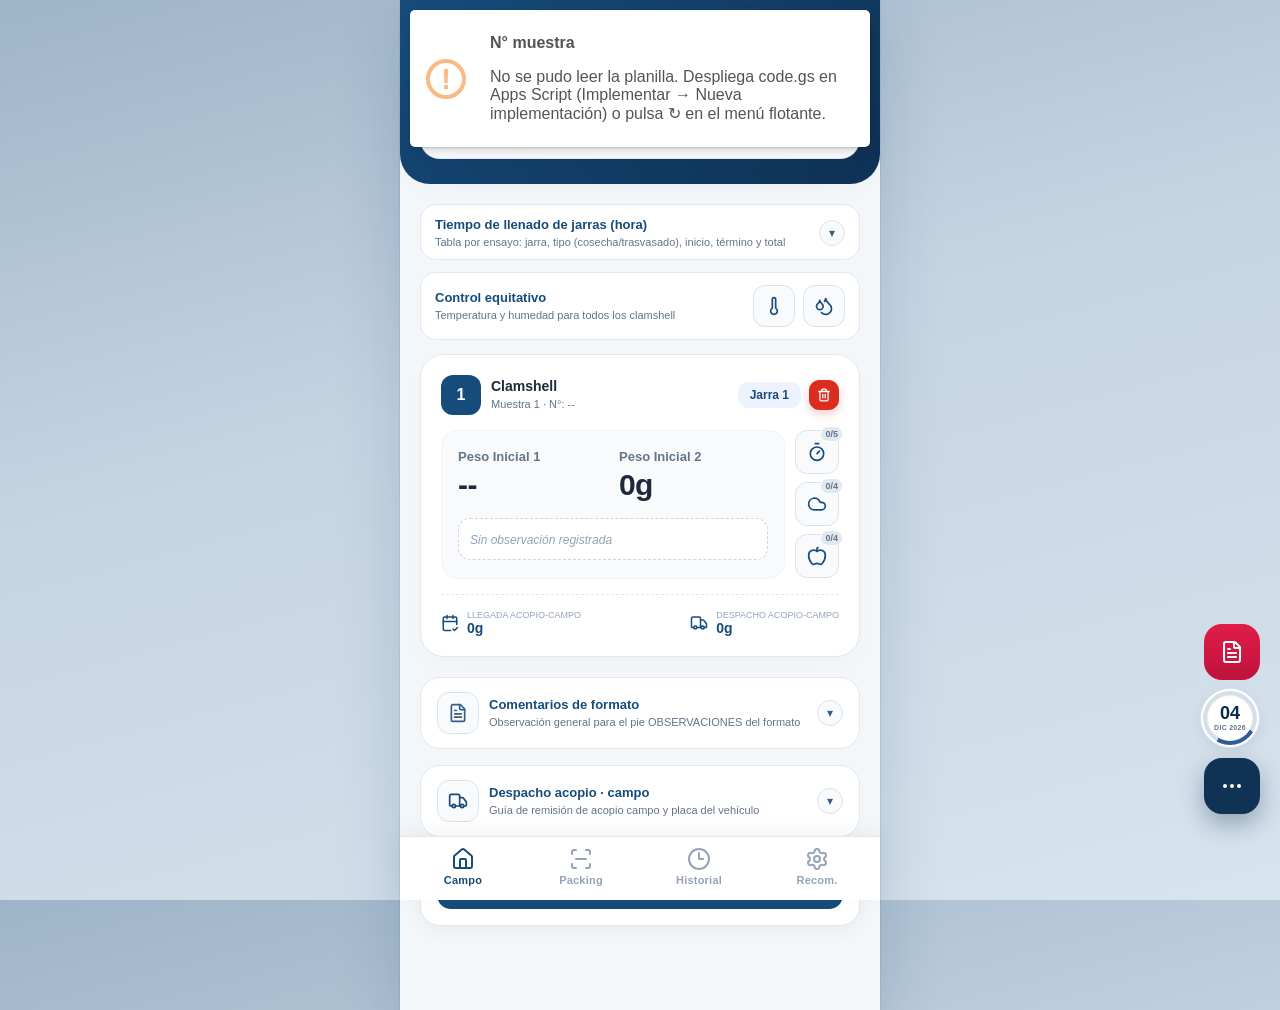
<file: index.html>
<!DOCTYPE html>
<html lang="es">
<head>
    <meta charset="UTF-8">
    <meta name="viewport" content="width=device-width, initial-scale=1.0, maximum-scale=1.0, user-scalable=no, viewport-fit=cover">
    <meta name="application-name" content="Muestras Web">
    <meta name="apple-mobile-web-app-title" content="Muestras Web">
    <meta name="theme-color" content="#164C7C">
    <meta name="mobile-web-app-capable" content="yes">
    <meta name="apple-mobile-web-app-capable" content="yes">
    <meta name="apple-mobile-web-app-status-bar-style" content="black-translucent">
    <meta name="format-detection" content="telephone=no, date=no, email=no, address=no">
    <title>Muestras Web</title>
    <link rel="icon" href="./QA2026-2.0.png" type="image/png">
    <link rel="icon" href="./icons/icon-32.png" type="image/png" sizes="32x32">
    <link rel="apple-touch-icon" href="./QA2026-2.0.png">
    <link rel="manifest" href="./manifest.json">
    <link rel="stylesheet" href="./librerias/flatpickr.min.css">
    <link rel="stylesheet" href="./styles.css">
</head>
<body>

    <header>
        <div class="header-top-row">
            <h2 class="header-title">
                <span class="header-title-prefix">Registro:</span>
                <select id="header-tipo-registro" class="header-tipo-select" name="tipoRegistro" aria-label="Visual o Acopio">
                    <option value="visual">Visual</option>
                    <option value="acopio">Acopio</option>
                </select>
            </h2>
            <div class="header-status-card is-online" id="header-status-card" aria-live="polite" aria-label="Pendientes y conexión">
                <div class="header-status-ring" aria-hidden="true">
                    <span class="header-status-ring-inner">
                        <i data-lucide="wifi" class="header-status-wifi" id="header-status-wifi"></i>
                    </span>
                </div>
                <div class="header-status-body">
                    <div class="header-status-pend">Pendientes: <span class="header-status-pend-num" id="header-pendientes-count">00</span></div>
                    <div class="header-status-conn">
                        <span class="header-status-conn-dot" aria-hidden="true"></span>
                        <span class="header-status-conn-text" id="header-conn-label">En línea</span>
                    </div>
                </div>
            </div>
        </div>

        <div class="meta-shell meta-accordion" id="meta-accordion">
            <button type="button" class="meta-accordion-trigger" id="meta-accordion-trigger" aria-expanded="false" aria-controls="meta-accordion-panel">
                <div class="meta-preview">
                    <span class="meta-preview-kicker">Se va a tomar las mediciones:</span>
                    <div class="meta-preview-row">
                        <span class="meta-preview-pill meta-preview-pill--empty" id="preview-num">--</span>
                        <span class="meta-preview-pill meta-preview-pill--empty" id="preview-muestra">--</span>
                        <span class="meta-preview-pill meta-preview-pill--traz meta-preview-pill--empty" id="preview-traz">--</span>
                    </div>
                </div>
                <span class="meta-accordion-chevron" aria-hidden="true"><i data-lucide="chevron-down"></i></span>
            </button>

            <div class="meta-accordion-body" id="meta-accordion-panel" role="region" aria-labelledby="meta-accordion-trigger" aria-hidden="true">
                <div class="meta-accordion-inner">
                    <form id="form-operativo-meta" autocomplete="on" aria-label="Datos del turno">
                        <div class="meta-sheet-top">
                            <div>
                                <p class="meta-kicker">Detalle</p>
                                <h3 class="meta-sheet-title">Completar registro</h3>
                            </div>
                            <div class="meta-progress-wrap">
                                <div class="meta-progress-label">
                                    <span>Listo</span>
                                    <span id="meta-progress-text">0 / 6</span>
                                </div>
                                <div class="meta-progress-track" aria-hidden="true">
                                    <div class="meta-progress-fill" id="meta-progress-fill"></div>
                                </div>
                            </div>
                        </div>

                        <input type="hidden" id="visual-rotulo" name="rotulo" value="">

                        <div class="meta-block">
                            <div class="meta-row-2 meta-row-2--muestra">
                                <div>
                                    <label class="meta-block-title" for="visual-meta-muestra" style="margin-bottom: 8px;">Muestra</label>
                                    <select class="meta-inp" id="visual-meta-muestra" name="muestra">
                                        <option value="">Seleccionar muestra</option>
                                        <option value="Ensayo 1">Muestra 1</option>
                                        <option value="Ensayo 2">Muestra 2</option>
                                        <option value="Ensayo 3">Muestra 3</option>
                                        <option value="Ensayo 4">Muestra 4</option>
                                        <option value="Ensayo 5">Muestra 5</option>
                                    </select>
                                </div>
                                <div>
                                    <label class="meta-block-title" for="visual-num-muestra" style="margin-bottom: 8px;">N° muestra</label>
                                    <div class="meta-num-muestra-wrap" id="visual-num-muestra-wrap">
                                        <input class="meta-inp meta-inp--num-muestra-auto" id="visual-num-muestra" name="numMuestra" type="text" maxlength="8" placeholder="Automático" disabled aria-describedby="visual-num-muestra-hint" title="Se asigna solo según el último número en la planilla (sin duplicados)">
                                        <span class="meta-num-muestra-spinner" id="visual-num-muestra-spinner" aria-hidden="true"></span>
                                    </div>
                                    <span id="visual-num-muestra-hint" class="sr-only">Campo automático. El número avanza según los registros ya guardados.</span>
                                </div>
                            </div>
                        </div>

                        <div class="meta-block">
                            <label class="meta-block-title" for="visual-responsable" style="margin-bottom: 8px;">Responsable</label>
                            <input class="meta-inp" id="visual-responsable" name="responsable" type="text" placeholder="Nombre">
                        </div>

                        <div class="meta-block">
                            <div class="meta-row-2 meta-row-2--guia-hora">
                                <div>
                                    <label class="meta-block-title" for="visual-guia-precosecha" style="margin-bottom: 8px;">Días Prec. / N° Cos.</label>
                                    <input class="meta-inp" id="visual-guia-precosecha" name="guiaPrecosecha" type="text" placeholder="Ej. 5 / 12" inputmode="text" autocomplete="off" aria-label="Días de precosecha y número de cosecha">
                                </div>
                                <div>
                                    <label class="meta-block-title" for="visual-hora" style="margin-bottom: 8px;">Hora inicio</label>
                                    <input class="meta-inp" id="visual-hora" name="hora" type="time" enterkeyhint="done">
                                </div>
                            </div>
                        </div>

                        <div class="meta-block">
                            <span class="meta-block-title" style="display:block;margin-bottom:8px;">Fundo</span>
                            <div class="meta-row-fundo-acopio">
                                <select class="meta-inp" id="visual-meta-fundo" name="fundo" aria-label="Fundo">
                                    <option value="">Seleccionar</option>
                                </select>
                                <select class="meta-inp meta-inp--acopio" id="visual-traz-acopio" name="trazAcopio" aria-label="Acopio">
                                    <option value="">Acopio</option>
                                    <option value="Acopio 1">Acopio 1</option>
                                    <option value="Acopio 2">Acopio 2</option>
                                    <option value="Acopio 3">Acopio 3</option>
                                    <option value="Acopio 4">Acopio 4</option>
                                    <option value="Acopio 5">Acopio 5</option>
                                    <option value="Acopio 6">Acopio 6</option>
                                    <option value="Acopio 7">Acopio 7</option>
                                    <option value="Acopio 8">Acopio 8</option>
                                    <option value="Acopio 9">Acopio 9</option>
                                    <option value="Acopio 10">Acopio 10</option>
                                    <option value="Acopio 11">Acopio 11</option>
                                    <option value="Acopio 12">Acopio 12</option>
                                    <option value="Acopio 13">Acopio 13</option>
                                    <option value="Acopio 14">Acopio 14</option>
                                    <option value="Acopio 15">Acopio 15</option>
                                    <option value="Acopio 16">Acopio 16</option>
                                    <option value="Acopio 17">Acopio 17</option>
                                    <option value="Acopio 18">Acopio 18</option>
                                    <option value="Acopio 19">Acopio 19</option>
                                    <option value="Acopio 20">Acopio 20</option>
                                    <option value="Acopio 21">Acopio 21</option>
                                    <option value="Acopio 22">Acopio 22</option>
                                    <option value="Acopio 23">Acopio 23</option>
                                    <option value="Acopio 24">Acopio 24</option>
                                    <option value="Acopio 25">Acopio 25</option>
                                </select>
                            </div>
                        </div>

                        <div class="meta-block">
                            <span class="meta-block-title" style="display:block;margin-bottom:8px;">Trazabilidad</span>
                            <div class="meta-row-3">
                                <select class="meta-inp" id="visual-traz-etapa" name="trazEtapa" aria-label="Etapa">
                                    <option value="">Etapa</option>
                                </select>
                                <select class="meta-inp" id="visual-traz-campo" name="trazCampo" aria-label="Campo">
                                    <option value="">Campo</option>
                                </select>
                                <input class="meta-inp" id="visual-traz-turno" name="trazTurno" type="text" placeholder="Turno" autocomplete="off">
                            </div>
                            <input type="hidden" id="visual-trazabilidad" name="trazabilidad" value="">
                        </div>

                        <div class="meta-block">
                            <label class="meta-block-title" for="visual-meta-variedad" style="margin-bottom: 8px;">Variedad</label>
                            <select class="meta-inp" id="visual-meta-variedad" name="variedad" aria-describedby="visual-meta-variedad-hint">
                                <option value="">Seleccionar</option>
                            </select>
                            <details class="meta-variedades-ref" id="visual-variedades-referencia">
                                <summary>OTRAS VARIEDADES <span class="meta-variedades-ref-count" id="visual-variedades-ref-count">(0)</span></summary>
                                <ul class="meta-variedades-ref-list" id="visual-variedades-referencia-list"></ul>
                            </details>
                            <span id="visual-meta-variedad-hint" class="meta-hint">Select arriba o elige en «Otras variedades» si no está en la parcela.</span>
                        </div>
                    </form>
                </div>
            </div>
        </div>
    </header>

    <div class="container">
        <details class="llenado-jarras-wrapper" open>
            <summary class="llenado-jarras-wrapper-summary">
                <div class="control-equitativo-label">
                    <b>Tiempo de llenado de jarras (hora)</b>
                    <span>Tabla por ensayo: jarra, tipo (cosecha/trasvasado), inicio, término y total</span>
                </div>
                <span class="llenado-jarras-toggle-icon" aria-hidden="true"></span>
            </summary>
            <div class="llenado-jarras-panel" id="llenado-jarras-panel-body"></div>
        </details>

        <div class="control-equitativo-bar">
            <div class="control-equitativo-label">
                <b>Control equitativo</b>
                <span>Temperatura y humedad para todos los clamshell</span>
            </div>
            <div class="control-equitativo-actions">
                <button type="button" class="control-equitativo-btn" onclick="abrirModalControlGlobal('temperatura')" title="Temperatura global">
                    <i data-lucide="thermometer"></i>
                </button>
                <button type="button" class="control-equitativo-btn" onclick="abrirModalControlGlobal('humedad')" title="Humedad global">
                    <i data-lucide="droplets"></i>
                </button>
            </div>
        </div>
        <div id="cards-container"></div>

        <details class="logistica-acopio-block logistica-formato-block" aria-label="Comentarios de formato">
            <summary class="logistica-acopio-head">
                <div class="control-equitativo-btn logistica-acopio-icon-slot logistica-formato-icon-wrap" title="Formato" aria-hidden="true">
                    <i data-lucide="file-text"></i>
                </div>
                <div class="control-equitativo-label logistica-acopio-label">
                    <b>Comentarios de formato</b>
                    <span>Observación general para el pie OBSERVACIONES del formato</span>
                </div>
                <span class="logistica-acopio-chev" aria-hidden="true"></span>
            </summary>
            <div class="logistica-acopio-body">
                <div class="logistica-acopio-field">
                    <label class="meta-block-title" for="visual-observacion-formato">Observación formato</label>
                    <textarea class="meta-inp logistica-formato-ta" id="visual-observacion-formato" name="observacionFormato" rows="3" placeholder="Opcional: comentario general del formato" autocomplete="off"></textarea>
                </div>
            </div>
        </details>

        <details class="logistica-acopio-block logistica-despacho-block" aria-label="Despacho acopio: guía y placa">
            <summary class="logistica-acopio-head">
                <div class="control-equitativo-btn logistica-acopio-icon-slot logistica-acopio-truck-wrap" title="Transporte" aria-hidden="true">
                    <i data-lucide="truck"></i>
                </div>
                <div class="control-equitativo-label logistica-acopio-label">
                    <b>Despacho acopio · campo</b>
                    <span>Guía de remisión de acopio campo y placa del vehículo</span>
                </div>
                <span class="logistica-acopio-chev" aria-hidden="true"></span>
            </summary>
            <div class="logistica-acopio-body">
                <div class="logistica-acopio-grid">
                    <div class="logistica-acopio-field">
                        <label class="meta-block-title" for="visual-guia-acopio">Guía de remisión de acopio campo</label>
                        <input class="meta-inp" id="visual-guia-acopio" name="guiaRemisionAcopio" type="text" placeholder="Ej. 208353" autocomplete="off">
                    </div>
                    <div class="logistica-acopio-field">
                        <label class="meta-block-title" for="visual-placa-vehiculo">Placa del vehículo</label>
                        <input class="meta-inp" id="visual-placa-vehiculo" name="placaVehiculoAcopio" type="text" placeholder="Ej. 9967-OK" autocomplete="off">
                    </div>
                </div>
            </div>
        </details>

        <div class="campo-envio-bar" id="campo-envio-bar" role="region" aria-label="Enviar registro al servidor">
            <button type="button" class="btn-save btn-save-campo" id="btn-guardar-enviar-campo" onclick="guardarRegistroYEnviarDesdePantalla()">
                Enviar registro
            </button>
        </div>
    </div>

    <div class="fab-menu" id="fab-menu">
        <div class="fab-menu-actions">
            <button class="fab-mini fab-mini--sync" type="button" onclick="actualizarAppCompletoDesdeFab()" aria-label="Actualizar app y planilla" title="Descarga la versión nueva de la app y sincroniza la planilla si hay internet. No borra borradores ni pendientes.">
                <i data-lucide="refresh-cw"></i>
            </button>
            <button class="fab-mini fab-mini--danger" onclick="borrarTodoYCacheRapido()" aria-label="Eliminar todo y caché local" title="Forzar reinicio: borra todo lo local y recarga">
                <i data-lucide="trash-2"></i>
            </button>
            <div class="fab-menu-duo">
                <button type="button" class="fab-mini fab-mini--registro" id="fab-btn-iniciar-registro" onclick="fabIniciarRegistroDesdeFab()" aria-label="Cargar datos de prueba (simulación)" title="Rellena meta, 8 clamshell y jarras de ejemplo para probar y enviar">
                    <i data-lucide="clipboard-list"></i>
                </button>
                <button type="button" class="fab-mini" onclick="abrirModalResumenGlobal()" aria-label="Resumen despacho acopio-campo">
                    <i data-lucide="truck"></i>
                </button>
            </div>
            <button class="fab" onclick="abrirModal('Nuevo Registro')" aria-label="Nuevo registro">
                <svg class="fab-icon-svg" viewBox="0 0 24 24" aria-hidden="true">
                    <path d="M12 5v14M5 12h14"></path>
                </svg>
            </button>
        </div>
        <button type="button" class="fab-pdf" id="fab-pdf-btn" aria-label="Generar PDF del registro">
            <i data-lucide="file-text"></i>
        </button>
        <div class="fecha-ring-widget fecha-ring-widget--fab fecha-ring-widget--campo" id="visual-fecha-ring-widget" role="button" tabindex="0" aria-label="Fecha de hoy" title="">
            <div class="fecha-ring-circle" id="campo-fecha-ring-circle" aria-hidden="true"></div>
            <div class="fecha-ring-content">
                <span class="fecha-ring-day" id="fecha-ring-day">--</span>
                <span class="fecha-ring-month" id="fecha-ring-month">----</span>
            </div>
            <div class="fecha-ring-popover" id="campo-fecha-ring-popover" role="tooltip" hidden></div>
        </div>
        <button class="fab-options" id="fab-options-btn" type="button" aria-label="Opciones rápidas" aria-expanded="false">
            <i data-lucide="ellipsis"></i>
        </button>
    </div>

    <div class="modal-overlay" id="modal-overlay">
        <div class="modal-content">
            <div class="modal-title-row" id="modal-title-row">
                <h2 id="modal-title" style="margin-bottom: 0; color: var(--primary); margin-top: 8px;">Editar Datos</h2>
                <div class="modal-jarra-box">
                    <label for="visual-m-jarra">N° Jarra</label>
                    <select id="visual-m-jarra" aria-label="Seleccionar N° de jarra"></select>
                </div>
            </div>
            <div class="form-group"><label>PESO 1 (g)</label><input type="number" id="visual-p1" step="0.1"></div>
            <div class="form-group"><label>PESO 2 (g)</label><input type="number" id="visual-p2" step="0.1"></div>
            <div class="form-group"><label>LLEGADA ACOPIO (g)</label><input type="number" id="visual-acopio" step="0.1"></div>
            <div class="form-group"><label>DESPACHO ACOPIO (g)</label><input type="number" id="visual-despacho" step="0.1"></div>
            <div class="metric-modal-foot">
                <button class="btn-secondary" type="button" id="btn-cancel-tarjeta">Cancelar</button>
                <button class="btn-save" id="btn-save-tarjeta" type="button" onclick="guardarModalTarjeta()">Guardar</button>
            </div>
        </div>
    </div>

    <div class="modal-overlay" id="metric-modal-overlay">
        <div class="modal-content">
            <h2 id="metric-modal-title" style="margin-bottom: 16px; color: var(--primary);">Detalle de medición</h2>
            <div class="metric-modal-body" id="metric-modal-body"></div>
            <div class="metric-modal-foot">
                <button class="btn-secondary" type="button" onclick="cerrarModalMetrica()">Cancelar</button>
                <button class="btn-save" id="btn-save-metrica" type="button" onclick="guardarModalMetrica()">Guardar</button>
            </div>
        </div>
    </div>

    <div class="modal-overlay" id="observation-modal-overlay">
        <div class="modal-content">
            <h2 id="observation-modal-title" style="margin-bottom: 16px; color: var(--primary);">Observación</h2>
            <div class="form-group">
                <label>OBSERVACIÓN DEL CLAMSHELL</label>
                <input type="text" id="visual-observation" placeholder="Opcional: incidencia, comentario, condición de campo">
            </div>
            <div class="metric-modal-foot">
                <button class="btn-secondary" type="button" onclick="cerrarModalObservacion()">Cancelar</button>
                <button class="btn-save" id="btn-save-observacion" type="button" onclick="guardarModalObservacion()">Guardar</button>
            </div>
        </div>
    </div>

    <div class="modal-overlay" id="essential-modal-overlay">
        <div class="modal-content">
            <h2 id="essential-modal-title" style="margin-bottom: 16px; color: var(--primary);">Resumen esencial</h2>
            <div class="metric-modal-body" id="essential-modal-body"></div>
            <div class="metric-modal-foot essential-modal-foot">
                <button class="btn-secondary" type="button" onclick="cerrarModalResumen()">Cancelar</button>
                <button class="btn-save pdf-action-btn pdf-action-btn--wsp essential-wsp-btn" id="btn-save-resumen-global" type="button" onclick="enviarModalResumenGlobalWhatsApp()">
                    <i data-lucide="message-circle" aria-hidden="true"></i>
                    <span class="essential-wsp-btn-label">Enviar WhatsApp</span>
                </button>
            </div>
        </div>
    </div>

    <div class="modal-overlay" id="control-global-modal-overlay">
        <div class="modal-content">
            <h2 id="control-global-modal-title" style="margin-bottom: 16px; color: var(--primary);">Control equitativo</h2>
            <div class="metric-modal-body" id="control-global-modal-body"></div>
            <div class="metric-modal-foot">
                <button class="btn-secondary" type="button" onclick="cerrarModalControlGlobal()">Cancelar</button>
                <button class="btn-save" id="btn-save-control-global" type="button" onclick="guardarModalControlGlobal()">Guardar</button>
            </div>
        </div>
    </div>

    <div class="modal-overlay" id="llenado-horas-modal-overlay">
        <div class="modal-content">
            <h2 style="margin-bottom: 16px; color: var(--primary);">Editar horas</h2>
            <div class="form-group"><label>Inicio</label><input type="time" id="visual-lhm-inicio"></div>
            <div class="form-group"><label>Final</label><input type="time" id="visual-lhm-termino"></div>
            <div class="metric-modal-foot">
                <button class="btn-secondary" type="button" onclick="cerrarModalHorasLlenado()">Cancelar</button>
                <button class="btn-save" id="btn-save-horas" type="button" onclick="guardarModalHorasLlenado()">Guardar</button>
            </div>
        </div>
    </div>

    <div class="modal-overlay" id="time-picker-modal-overlay">
        <div class="time-picker-modal">
            <div class="time-picker-head">
                <div class="time-picker-title">Seleccionar hora</div>
                <div class="time-picker-current" id="time-picker-current">--:--</div>
            </div>
            <div class="time-picker-wheel">
                <div class="time-picker-col">
                    <button type="button" class="time-picker-step" id="time-picker-hour-up" aria-label="Subir hora">▲</button>
                    <div class="time-picker-value" id="time-picker-hour">00</div>
                    <button type="button" class="time-picker-step" id="time-picker-hour-down" aria-label="Bajar hora">▼</button>
                </div>
                <div class="time-picker-sep">:</div>
                <div class="time-picker-col">
                    <button type="button" class="time-picker-step" id="time-picker-minute-up" aria-label="Subir minuto">▲</button>
                    <div class="time-picker-value" id="time-picker-minute">00</div>
                    <button type="button" class="time-picker-step" id="time-picker-minute-down" aria-label="Bajar minuto">▼</button>
                </div>
            </div>
            <div class="time-picker-actions">
                <button type="button" class="btn-secondary" id="time-picker-now">Tomar hora exacta</button>
                <button type="button" class="btn-secondary" id="time-picker-cancel">Cancelar</button>
                <button type="button" class="btn-save" id="time-picker-apply">Tomar hora</button>
            </div>
        </div>
    </div>

    <div class="modal-overlay pdf-modal-overlay" id="pdf-modal-overlay" role="dialog" aria-labelledby="pdf-modal-title" aria-modal="true">
        <div class="modal-content pdf-modal-content">
            <div class="pdf-modal-head">
                <h2 id="pdf-modal-title">Vista previa PDF</h2>
                <button type="button" class="pdf-modal-close" id="pdf-btn-cerrar" aria-label="Cerrar vista previa">
                    <i data-lucide="x"></i>
                </button>
            </div>
            <div class="pdf-preview-zoom-bar" id="pdf-preview-zoom-bar">
                <button type="button" class="pdf-zoom-btn" id="pdf-zoom-out" aria-label="Alejar">−</button>
                <span class="pdf-zoom-label" id="pdf-zoom-label">100%</span>
                <button type="button" class="pdf-zoom-btn" id="pdf-zoom-in" aria-label="Acercar">+</button>
                <button type="button" class="pdf-zoom-btn pdf-zoom-btn--reset" id="pdf-zoom-reset">Ajustar</button>
                <span class="pdf-zoom-hint">Pellizca con dos dedos para zoom</span>
            </div>
            <div class="pdf-preview-stage" id="pdf-preview-stage">
                <embed id="pdf-preview-embed" type="application/pdf" class="pdf-preview-embed" hidden title="Vista previa PDF">
                <div class="pdf-preview-loading" id="pdf-preview-loading">
                    <span class="pdf-preview-loading-spinner" aria-hidden="true"></span>
                    <span>Cargando vista previa…</span>
                </div>
                <div class="pdf-preview-scaler" id="pdf-preview-scaler">
                    <div class="pdf-preview-pages" id="pdf-preview-pages"></div>
                </div>
                <div class="pdf-preview-fallback" id="pdf-preview-fallback" hidden>
                    <i data-lucide="file-text" class="pdf-preview-fallback-icon" aria-hidden="true"></i>
                    <p class="pdf-preview-fallback-title">No se pudo mostrar la vista previa</p>
                    <p class="pdf-preview-fallback-hint">El PDF sí se generó. Usa <strong>Descargar</strong>, <strong>WhatsApp</strong> o ábrelo en el visor del teléfono.</p>
                    <button type="button" class="btn-save pdf-preview-open-btn" id="pdf-btn-abrir">Abrir PDF</button>
                </div>
            </div>
            <div class="pdf-modal-actions">
                <button type="button" class="btn-save pdf-action-btn" id="pdf-btn-descargar">
                    <i data-lucide="download"></i>
                    Descargar
                </button>
                <button type="button" class="btn-save pdf-action-btn pdf-action-btn--wsp" id="pdf-btn-wsp">
                    <i data-lucide="message-circle"></i>
                    WhatsApp
                </button>
            </div>
        </div>
    </div>

    <nav id="main-bottom-nav">
        <a class="nav-btn nav-link active" id="nav-campo" data-nav-index="0" href="./" aria-label="Campo">
            <i data-lucide="house"></i>
            <span>Campo</span>
        </a>
        <a class="nav-btn nav-link" id="nav-packing" data-nav-index="1" href="./packing/" aria-label="Packing">
            <i data-lucide="scan-line"></i>
            <span>Packing</span>
        </a>
        <a class="nav-btn nav-link" id="nav-historial" data-nav-index="2" href="./historial/" aria-label="Historial">
            <i data-lucide="clock-3"></i>
            <span>Historial</span>
        </a>
        <a class="nav-btn nav-link" id="nav-recomendaciones" data-nav-index="3" href="./recomendaciones/" aria-label="Recomendaciones">
            <i data-lucide="settings"></i>
            <span>Recom.</span>
        </a>
    </nav>

    <script src="./mapeo-parcelas-data.js"></script>
    <script src="./catalogo-json.js"></script>
    <script src="./librerias/lucide.min.js"></script>
    <script src="./librerias/sweetalert2.all.min.js"></script>
    <script src="./librerias/flatpickr.min.js"></script>
    <script src="./librerias/flatpickr-l10n-es.js"></script>
    <script src="./app.js" charset="utf-8"></script>
    <script src="./librerias/jspdf.umd.min.js"></script>
    <script src="./librerias/pdf.min.js"></script>
    <script src="./campo-pdf.js"></script>
    <script src="./network.js"></script>
    <script src="./script.js"></script>
</body>
</html>
</file>
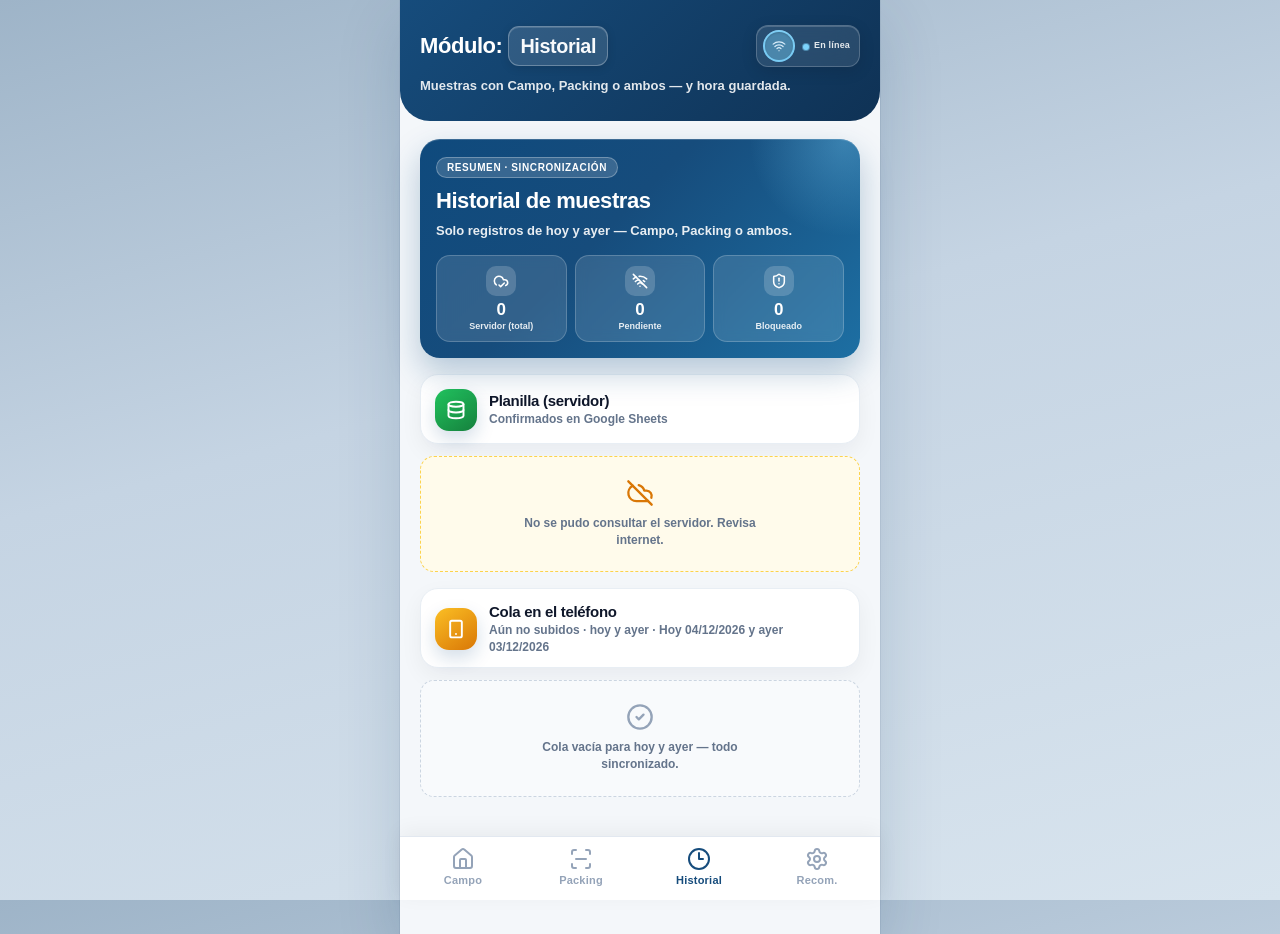
<file: historial/index.html>
<!DOCTYPE html>
<html lang="es">
<head>
    <meta charset="UTF-8">
    <meta name="viewport" content="width=device-width, initial-scale=1.0, maximum-scale=1.0, user-scalable=no, viewport-fit=cover">
    <meta name="application-name" content="Muestras Web">
    <meta name="apple-mobile-web-app-title" content="Muestras Web">
    <meta name="theme-color" content="#164C7C">
    <meta name="mobile-web-app-capable" content="yes">
    <meta name="apple-mobile-web-app-capable" content="yes">
    <meta name="apple-mobile-web-app-status-bar-style" content="black-translucent">
    <meta name="format-detection" content="telephone=no, date=no, email=no, address=no">
    <title>Historial</title>
    <link rel="icon" href="../QA2026-2.0.png" type="image/png">
    <link rel="apple-touch-icon" href="../QA2026-2.0.png">
    <link rel="manifest" href="../manifest.json">
    <link rel="stylesheet" href="../styles.css">
</head>
<body class="modulo-aux-page">

    <header>
        <div class="header-top-row">
            <h2 class="header-title">
                <span class="header-title-prefix">Módulo:</span>
                <span class="header-modulo-pill">Historial</span>
            </h2>
            <div class="header-status-card header-status-card--solo-conn is-online" id="hist-header-status" aria-live="polite" aria-label="Conexión">
                <div class="header-status-ring" aria-hidden="true">
                    <span class="header-status-ring-inner">
                        <i data-lucide="wifi" class="header-status-wifi" id="hist-header-wifi"></i>
                    </span>
                </div>
                <div class="header-status-body">
                    <div class="header-status-conn">
                        <span class="header-status-conn-dot" aria-hidden="true"></span>
                        <span class="header-status-conn-text" id="hist-conn-label">En línea</span>
                    </div>
                </div>
            </div>
        </div>
        <p class="modulo-header-desc">Muestras con Campo, Packing o ambos — y hora guardada.</p>
    </header>

    <div class="container modulo-aux-wrap hist-page">
        <section class="hist-hero" aria-labelledby="hist-hero-title">
            <span class="hist-hero-badge">Resumen · sincronización</span>
            <h1 class="hist-hero-title" id="hist-hero-title">Historial de muestras</h1>
            <p class="hist-hero-lead">Solo registros de hoy y ayer — Campo, Packing o ambos.</p>
            <div class="hist-stats" aria-label="Indicadores">
                <article class="hist-stat hist-stat--server">
                    <span class="hist-stat-icon" aria-hidden="true"><i data-lucide="cloud-check"></i></span>
                    <div class="hist-stat-body">
                        <b id="kpi-servidor">0</b>
                        <span id="kpi-servidor-label">Servidor (total)</span>
                    </div>
                </article>
                <article class="hist-stat hist-stat--pend">
                    <span class="hist-stat-icon" aria-hidden="true"><i data-lucide="wifi-off"></i></span>
                    <div class="hist-stat-body">
                        <b id="kpi-pendientes">0</b>
                        <span>Pendiente</span>
                    </div>
                </article>
                <article class="hist-stat hist-stat--block">
                    <span class="hist-stat-icon" aria-hidden="true"><i data-lucide="shield-alert"></i></span>
                    <div class="hist-stat-body">
                        <b id="kpi-bloqueados">0</b>
                        <span>Bloqueado</span>
                    </div>
                </article>
            </div>
        </section>

        <section class="hist-block" aria-labelledby="hist-server-title">
            <div class="hist-block-head">
                <span class="hist-block-icon hist-block-icon--server" aria-hidden="true"><i data-lucide="database"></i></span>
                <div class="hist-block-titles">
                    <h2 class="hist-block-title" id="hist-server-title">Planilla (servidor)</h2>
                    <p class="hist-block-desc" id="hist-server-desc">Confirmados en Google Sheets</p>
                </div>
            </div>
            <div id="server-list" class="hist-list"></div>
            <nav id="server-pagination" class="hist-pagination" aria-label="Paginación servidor" hidden>
                <button type="button" class="hist-page-btn" data-hist-page-dir="prev" disabled aria-label="Atrás">
                    <i data-lucide="chevron-left" aria-hidden="true"></i><span>Atrás</span>
                </button>
                <span class="hist-page-count">1 / 1</span>
                <button type="button" class="hist-page-btn" data-hist-page-dir="next" disabled aria-label="Avanzar">
                    <span>Avanzar</span><i data-lucide="chevron-right" aria-hidden="true"></i>
                </button>
            </nav>
        </section>

        <section class="hist-block" aria-labelledby="hist-local-title">
            <div class="hist-block-head">
                <span class="hist-block-icon hist-block-icon--local" aria-hidden="true"><i data-lucide="smartphone"></i></span>
                <div class="hist-block-titles">
                    <h2 class="hist-block-title" id="hist-local-title">Cola en el teléfono</h2>
                    <p class="hist-block-desc" id="hist-local-desc">Aún no subidos — esperan internet</p>
                </div>
            </div>
            <div id="local-list" class="hist-list"></div>
            <nav id="local-pagination" class="hist-pagination" aria-label="Paginación cola local" hidden>
                <button type="button" class="hist-page-btn" data-hist-page-dir="prev" disabled aria-label="Atrás">
                    <i data-lucide="chevron-left" aria-hidden="true"></i><span>Atrás</span>
                </button>
                <span class="hist-page-count">1 / 1</span>
                <button type="button" class="hist-page-btn" data-hist-page-dir="next" disabled aria-label="Avanzar">
                    <span>Avanzar</span><i data-lucide="chevron-right" aria-hidden="true"></i>
                </button>
            </nav>
        </section>
    </div>

    <nav id="main-bottom-nav">
        <a class="nav-btn nav-link" id="nav-campo" data-nav-index="0" href="../" aria-label="Campo">
            <i data-lucide="house"></i>
            <span>Campo</span>
        </a>
        <a class="nav-btn nav-link" id="nav-packing" data-nav-index="1" href="../packing/" aria-label="Packing">
            <i data-lucide="scan-line"></i>
            <span>Packing</span>
        </a>
        <a class="nav-btn nav-link active" id="nav-historial" data-nav-index="2" href="./" aria-label="Historial">
            <i data-lucide="clock-3"></i>
            <span>Historial</span>
        </a>
        <a class="nav-btn nav-link" id="nav-recomendaciones" data-nav-index="3" href="../recomendaciones/" aria-label="Recomendaciones">
            <i data-lucide="settings"></i>
            <span>Recom.</span>
        </a>
    </nav>

    <script src="../script.js"></script>
    <script src="../librerias/lucide.min.js"></script>
    <script src="../librerias/sweetalert2.all.min.js"></script>
    <script>
        if (window.lucide && typeof window.lucide.createIcons === 'function') {
            window.lucide.createIcons();
        }

        const API_URL = 'https://script.google.com/macros/s/AKfycbwdC1lwuGNT01xfLE_0jI31oXU13rBinYPKwlVfkZwqmIJGqSRuvPnq4-A9b6tHZThN/exec';
        const SYNC_QUEUE_KEY = 'tiempos-sync-queue-v1';
        const SYNC_HISTORY_KEY = 'tiempos-sync-history-v1';
        const HIST_PER_PAGE = 8;
        const HIST_TEXTO_SERVIDOR = 'Confirmados en Google Sheets · hoy y ayer';
        const HIST_TEXTO_LOCAL = 'Aún no subidos · hoy y ayer';

        let histServerRows = [];
        let histLocalRows = [];
        let histServerPage = 0;
        let histLocalPage = 0;

        function hoyIsoLocal() {
            const d = new Date();
            const y = d.getFullYear();
            const m = String(d.getMonth() + 1).padStart(2, '0');
            const day = String(d.getDate()).padStart(2, '0');
            return y + '-' + m + '-' + day;
        }

        function ayerIsoLocal() {
            const d = new Date();
            d.setDate(d.getDate() - 1);
            const y = d.getFullYear();
            const m = String(d.getMonth() + 1).padStart(2, '0');
            const day = String(d.getDate()).padStart(2, '0');
            return y + '-' + m + '-' + day;
        }

        function normalizarFechaHist(val) {
            const s = String(val || '').trim();
            if (!s) return '';
            const iso = s.match(/^(\d{4})-(\d{2})-(\d{2})$/);
            if (iso) return iso[0];
            const slash = s.match(/^(\d{1,2})\/(\d{1,2})\/(\d{4})$/);
            if (slash) {
                return slash[3] + '-' + String(slash[2]).padStart(2, '0') + '-' + String(slash[1]).padStart(2, '0');
            }
            const dash = s.match(/^(\d{1,2})-(\d{1,2})-(\d{4})$/);
            if (dash) {
                return dash[3] + '-' + String(dash[2]).padStart(2, '0') + '-' + String(dash[1]).padStart(2, '0');
            }
            return s;
        }

        function fechasHistorialPermitidas() {
            const hoy = hoyIsoLocal();
            const ayer = ayerIsoLocal();
            return { hoy: hoy, ayer: ayer, set: new Set([hoy, ayer]) };
        }

        function esFechaHistorialVisible(fecha) {
            return fechasHistorialPermitidas().set.has(normalizarFechaHist(fecha));
        }

        function rangoHistorialEtiqueta() {
            const f = fechasHistorialPermitidas();
            return 'Hoy ' + formatFechaHist(f.hoy) + ' y ayer ' + formatFechaHist(f.ayer);
        }

        function actualizarHeaderHistorial() {
            const card = document.getElementById('hist-header-status');
            const label = document.getElementById('hist-conn-label');
            const wifi = document.getElementById('hist-header-wifi');
            const on = navigator.onLine;
            if (card) {
                card.classList.toggle('is-online', on);
                card.classList.toggle('is-offline', !on);
            }
            if (label) label.textContent = on ? 'En línea' : 'Sin internet';
            if (wifi) {
                wifi.setAttribute('data-lucide', on ? 'wifi' : 'wifi-off');
                if (window.lucide && typeof window.lucide.createIcons === 'function') {
                    window.lucide.createIcons();
                }
            }
        }

        window.addEventListener('online', () => actualizarHeaderHistorial());
        window.addEventListener('offline', () => actualizarHeaderHistorial());

        function cbJsonp(urlBase, params) {
            return new Promise((resolve, reject) => {
                const cb = '__hist_' + Date.now() + '_' + Math.random().toString(36).slice(2, 8);
                const noopCb = function () { };
                const qs = new URLSearchParams(params || {});
                qs.set('callback', cb);
                const src = urlBase + (urlBase.includes('?') ? '&' : '?') + qs.toString();
                const script = document.createElement('script');
                let done = false;
                const timeoutId = setTimeout(() => {
                    if (done) return;
                    done = true;
                    window[cb] = noopCb;
                    if (script.parentNode) script.parentNode.removeChild(script);
                    reject(new Error('Timeout JSONP'));
                }, 12000);
                window[cb] = (payload) => {
                    if (done) return;
                    done = true;
                    clearTimeout(timeoutId);
                    window[cb] = noopCb;
                    if (script.parentNode) script.parentNode.removeChild(script);
                    resolve(payload);
                };
                script.onerror = () => {
                    if (done) return;
                    done = true;
                    clearTimeout(timeoutId);
                    window[cb] = noopCb;
                    if (script.parentNode) script.parentNode.removeChild(script);
                    reject(new Error('Error JSONP'));
                };
                script.src = src;
                document.body.appendChild(script);
            });
        }

        function readJsonLs(key) {
            try {
                const raw = localStorage.getItem(key);
                if (!raw) return [];
                const arr = JSON.parse(raw);
                return Array.isArray(arr) ? arr : [];
            } catch (_) {
                return [];
            }
        }

        function pillForEstado(e) {
            const x = String(e || '').toLowerCase();
            if (x === 'subido') return '<span class="hist-pill hist-pill-ok"><i data-lucide="check-circle-2" aria-hidden="true"></i>Subido</span>';
            if (x === 'pendiente') return '<span class="hist-pill hist-pill-pend"><i data-lucide="cloud-upload" aria-hidden="true"></i>Pendiente</span>';
            return '<span class="hist-pill hist-pill-stop"><i data-lucide="alert-circle" aria-hidden="true"></i>' + escHistText(x || 'otro') + '</span>';
        }

        function escHistText(s) {
            return String(s ?? '')
                .replace(/&/g, '&amp;')
                .replace(/</g, '&lt;')
                .replace(/>/g, '&gt;')
                .replace(/"/g, '&quot;');
        }

        function formatHoraHist(val) {
            if (val === null || val === undefined || val === '') return '';
            if (typeof val === 'number' && val > 0) {
                const d = new Date(val);
                if (!isNaN(d.getTime())) {
                    return d.toLocaleTimeString('es-PE', { hour: '2-digit', minute: '2-digit', hour12: false });
                }
            }
            const s = String(val).trim();
            const m = s.match(/^(\d{1,2}):(\d{2})/);
            if (m) return (m[1].length < 2 ? '0' + m[1] : m[1]) + ':' + m[2];
            return s;
        }

        function formatFechaHist(iso) {
            const s = String(iso || '').trim();
            const m = s.match(/^(\d{4})-(\d{2})-(\d{2})$/);
            if (m) return m[3] + '/' + m[2] + '/' + m[1];
            return s || '--';
        }

        function numeroEnsayoDesdeTexto(txt) {
            const m = String(txt || '').trim().match(/\d+/);
            return m ? m[0] : '';
        }

        function etiquetaMuestra(ensayoNumero, ensayoNombre) {
            const n = String(ensayoNumero || '').trim() || numeroEnsayoDesdeTexto(ensayoNombre);
            if (n) return 'Muestra ' + n;
            const nom = String(ensayoNombre || '').trim();
            if (nom) return nom;
            return 'Muestra';
        }

        function tipoDatoDesdeFlags(tieneCampo, tienePacking, tipoServidor) {
            const t = String(tipoServidor || '').toLowerCase();
            if (t === 'ambos' || t === 'campo' || t === 'packing') return t;
            const c = !!tieneCampo;
            const p = !!tienePacking;
            if (c && p) return 'ambos';
            if (p) return 'packing';
            return 'campo';
        }

        function badgeTipoDato(tipo) {
            const t = String(tipo || 'campo').toLowerCase();
            if (t === 'ambos') {
                return '<span class="hist-tipo hist-tipo--ambos" title="Campo y Packing">'
                    + '<span class="hist-tipo-icon" aria-hidden="true"><i data-lucide="waypoints"></i></span>'
                    + '<span class="hist-tipo-name">Campo + Packing</span></span>';
            }
            if (t === 'packing') {
                return '<span class="hist-tipo hist-tipo--packing" title="Solo Packing">'
                    + '<span class="hist-tipo-icon" aria-hidden="true"><i data-lucide="package-check"></i></span>'
                    + '<span class="hist-tipo-name">Packing</span></span>';
            }
            return '<span class="hist-tipo hist-tipo--campo" title="Solo Campo">'
                + '<span class="hist-tipo-icon" aria-hidden="true"><i data-lucide="sprout"></i></span>'
                + '<span class="hist-tipo-name">Campo</span></span>';
        }

        function iconoTipoDato(tipo) {
            const t = String(tipo || 'campo').toLowerCase();
            if (t === 'ambos') return 'waypoints';
            if (t === 'packing') return 'package';
            return 'sprout';
        }

        function claseIconoTipo(tipo) {
            const t = String(tipo || 'campo').toLowerCase();
            if (t === 'ambos') return 'hist-card-icon--teal';
            if (t === 'packing') return 'hist-card-icon--indigo';
            return 'hist-card-icon--blue';
        }

        function histCardHtml(r, opts) {
            const label = etiquetaMuestra(r.ensayo_numero, r.ensayo_nombre || r.ensayo);
            const horaTxt = formatHoraHist(r.hora_registro || r.hora_guardada);
            const extra = opts && opts.extra ? String(opts.extra) : '';
            const estadoHtml = opts && opts.estadoHtml ? opts.estadoHtml : '';
            return ''
                + '<article class="hist-card hist-card--' + escHistText(String(r.tipo_dato || 'campo').toLowerCase()) + '">'
                + '<header class="hist-card-header">'
                + '<div class="hist-card-icon ' + claseIconoTipo(r.tipo_dato) + '" aria-hidden="true">'
                + '<i data-lucide="' + iconoTipoDato(r.tipo_dato) + '"></i>'
                + '</div>'
                + '<div class="hist-card-main">'
                + '<div class="hist-card-topline">'
                + '<h3 class="hist-card-title">' + escHistText(label) + '</h3>'
                + '<div class="hist-card-numchip">'
                + '<span class="hist-card-numchip-label">N°</span>'
                + '<strong class="hist-card-numchip-value">' + escHistText(r.num_muestra || '--') + '</strong>'
                + '</div>'
                + badgeTipoDato(r.tipo_dato)
                + '</div>'
                + '</div>'
                + '</header>'
                + '<div class="hist-card-meta">'
                + '<div class="hist-meta-item"><i data-lucide="calendar-days" aria-hidden="true"></i>'
                + '<span>' + escHistText(formatFechaHist(r.fecha)) + '</span></div>'
                + '<div class="hist-meta-item hist-meta-item--time"><i data-lucide="timer" aria-hidden="true"></i>'
                + '<span>' + escHistText(horaTxt || 'Sin hora') + '</span></div>'
                + '</div>'
                + '<footer class="hist-card-footer">'
                + (extra ? '<span class="hist-card-note">' + escHistText(extra) + '</span>' : '<span class="hist-card-note"></span>')
                + (estadoHtml ? '<div class="hist-card-status">' + estadoHtml + '</div>' : '')
                + '</footer>'
                + '</article>';
        }

        function refrescarIconosHistorial() {
            if (window.lucide && typeof window.lucide.createIcons === 'function') {
                window.lucide.createIcons();
            }
        }

        function totalPaginasHistorial(total) {
            return Math.max(1, Math.ceil(Math.max(0, total) / HIST_PER_PAGE));
        }

        function acotarPaginaHistorial(page, totalItems) {
            const maxPage = Math.max(0, totalPaginasHistorial(totalItems) - 1);
            return Math.min(Math.max(0, page), maxPage);
        }

        function scrollAlInicioListaHistorial(listId) {
            const list = document.getElementById(listId);
            if (!list) return;
            const block = list.closest('.hist-block');
            if (block && typeof block.scrollIntoView === 'function') {
                block.scrollIntoView({ behavior: 'smooth', block: 'start' });
            }
        }

        function actualizarDescBloqueHistorial(descId, total, page, textoBase) {
            const el = document.getElementById(descId);
            if (!el) return;
            if (!total) {
                el.textContent = textoBase + ' · ' + rangoHistorialEtiqueta();
                return;
            }
            if (total <= HIST_PER_PAGE) {
                el.textContent = total + (total === 1 ? ' registro' : ' registros') + ' · ' + textoBase;
                return;
            }
            const inicio = page * HIST_PER_PAGE + 1;
            const fin = Math.min(total, (page + 1) * HIST_PER_PAGE);
            const totalPages = totalPaginasHistorial(total);
            el.textContent = total + ' registros · viendo ' + inicio + '–' + fin
                + ' (pág. ' + (page + 1) + '/' + totalPages + ') · ' + textoBase;
        }

        function fechaHistMs(fecha, hora) {
            const s = String(fecha || '').trim();
            if (!s) return 0;
            let y = 0;
            let mo = 0;
            let d = 0;
            let iso = s.match(/^(\d{4})-(\d{2})-(\d{2})$/);
            if (iso) {
                y = Number(iso[1]);
                mo = Number(iso[2]) - 1;
                d = Number(iso[3]);
            } else {
                let slash = s.match(/^(\d{1,2})\/(\d{1,2})\/(\d{4})$/);
                if (slash) {
                    d = Number(slash[1]);
                    mo = Number(slash[2]) - 1;
                    y = Number(slash[3]);
                } else {
                    let dash = s.match(/^(\d{1,2})-(\d{1,2})-(\d{4})$/);
                    if (dash) {
                        d = Number(dash[1]);
                        mo = Number(dash[2]) - 1;
                        y = Number(dash[3]);
                    }
                }
            }
            if (!y) return 0;
            const dt = new Date(y, mo, d);
            const hm = String(hora || '').trim().match(/^(\d{1,2}):(\d{2})/);
            if (hm) dt.setHours(Number(hm[1]), Number(hm[2]), 0, 0);
            return dt.getTime();
        }

        function scrollAlPaginacionHistorial(navId) {
            const nav = document.getElementById(navId);
            if (nav && typeof nav.scrollIntoView === 'function') {
                nav.scrollIntoView({ behavior: 'smooth', block: 'nearest' });
            }
        }

        function actualizarPaginacionHistorial(navId, page, totalItems, onPageChange) {
            const nav = document.getElementById(navId);
            if (!nav) return;
            const prevBtn = nav.querySelector('[data-hist-page-dir="prev"]');
            const nextBtn = nav.querySelector('[data-hist-page-dir="next"]');
            const countEl = nav.querySelector('.hist-page-count');

            if (!totalItems) {
                nav.hidden = true;
                return;
            }

            const totalPages = totalPaginasHistorial(totalItems);
            if (totalPages <= 1) {
                nav.hidden = true;
                return;
            }

            nav.hidden = false;
            const safePage = acotarPaginaHistorial(page, totalItems);

            if (countEl) countEl.textContent = (safePage + 1) + ' / ' + totalPages;
            if (prevBtn) prevBtn.disabled = safePage <= 0;
            if (nextBtn) nextBtn.disabled = safePage >= totalPages - 1;

            nav.querySelectorAll('[data-hist-page-dir]').forEach((btn) => {
                btn.onclick = () => {
                    const dir = btn.getAttribute('data-hist-page-dir');
                    if (dir === 'prev' && safePage > 0) {
                        onPageChange(safePage - 1);
                        scrollAlPaginacionHistorial(navId);
                    }
                    if (dir === 'next' && safePage < totalPages - 1) {
                        onPageChange(safePage + 1);
                        scrollAlPaginacionHistorial(navId);
                    }
                };
            });
            refrescarIconosHistorial();
        }

        function pintarListaServidor() {
            const box = document.getElementById('server-list');
            if (!box) return;
            histServerPage = acotarPaginaHistorial(histServerPage, histServerRows.length);
            if (!histServerRows.length) {
                box.innerHTML = '<div class="hist-empty"><i data-lucide="inbox" aria-hidden="true"></i><span>Sin registros de hoy ni ayer en planilla.</span></div>';
                refrescarIconosHistorial();
                actualizarDescBloqueHistorial('hist-server-desc', 0, 0, HIST_TEXTO_SERVIDOR);
                actualizarPaginacionHistorial('server-pagination', 0, 0, () => {});
                return;
            }
            const start = histServerPage * HIST_PER_PAGE;
            const pageRows = histServerRows.slice(start, start + HIST_PER_PAGE);
            box.innerHTML = pageRows.map((r) => {
                const extra = r.total > 1 ? r.total + ' filas en planilla' : '1 fila en planilla';
                return histCardHtml(r, {
                    extra: extra,
                    estadoHtml: '<span class="hist-pill hist-pill-ok"><i data-lucide="sheet" aria-hidden="true"></i>En planilla</span>'
                });
            }).join('');
            refrescarIconosHistorial();
            actualizarDescBloqueHistorial('hist-server-desc', histServerRows.length, histServerPage, HIST_TEXTO_SERVIDOR);
            actualizarPaginacionHistorial('server-pagination', histServerPage, histServerRows.length, (p) => {
                histServerPage = p;
                pintarListaServidor();
            });
        }

        function pintarListaLocal() {
            const box = document.getElementById('local-list');
            if (!box) return;
            histLocalPage = acotarPaginaHistorial(histLocalPage, histLocalRows.length);
            if (!histLocalRows.length) {
                box.innerHTML = '<div class="hist-empty"><i data-lucide="check-circle-2" aria-hidden="true"></i><span>Cola vacía para hoy y ayer — todo sincronizado.</span></div>';
                refrescarIconosHistorial();
                actualizarDescBloqueHistorial('hist-local-desc', 0, 0, HIST_TEXTO_LOCAL);
                actualizarPaginacionHistorial('local-pagination', 0, 0, () => {});
                return;
            }
            const start = histLocalPage * HIST_PER_PAGE;
            const pageRows = histLocalRows.slice(start, start + HIST_PER_PAGE);
            box.innerHTML = pageRows.map((r) => {
                const extra = 'Intentos: ' + r.intentos + (r.error ? ' · ' + r.error : '');
                return histCardHtml(r, {
                    extra: extra,
                    estadoHtml: pillForEstado(r.estado)
                });
            }).join('');
            refrescarIconosHistorial();
            actualizarDescBloqueHistorial('hist-local-desc', histLocalRows.length, histLocalPage, HIST_TEXTO_LOCAL);
            actualizarPaginacionHistorial('local-pagination', histLocalPage, histLocalRows.length, (p) => {
                histLocalPage = p;
                pintarListaLocal();
            });
        }

        function renderServer(registrados) {
            const permitidas = fechasHistorialPermitidas();
            const list = Array.isArray(registrados) ? registrados.slice(0) : [];
            const grouped = {};
            list.forEach((r, idx) => {
                const fecha = normalizarFechaHist(r?.fecha);
                const num = String(r?.num_muestra || '').trim();
                const clamshell = String(r?.n_clamshell || '').trim();
                const en = String(r?.ensayo_numero || '').trim();
                const tieneCampo = !!r?.tiene_campo;
                const tienePacking = !!r?.tiene_packing;
                if (!fecha || !en || !permitidas.set.has(fecha)) return;
                const idMuestra = num || clamshell;
                if (!idMuestra && !tieneCampo && !tienePacking) return;
                const key = fecha + '||' + en + '||' + (idMuestra || ('idx-' + idx));
                if (!grouped[key]) {
                    grouped[key] = {
                        fecha: fecha,
                        num_muestra: idMuestra || '--',
                        ensayo_numero: en,
                        ensayo_nombre: String(r?.ensayo_nombre || '').trim(),
                        total: 0,
                        hora_registro: '',
                        tiene_campo: false,
                        tiene_packing: false,
                        tipo_dato: 'campo',
                        orden_ms: 0
                    };
                }
                const g = grouped[key];
                g.total += 1;
                if (!g.hora_registro && r?.hora_registro) g.hora_registro = String(r.hora_registro).trim();
                g.tiene_campo = g.tiene_campo || tieneCampo;
                g.tiene_packing = g.tiene_packing || tienePacking;
                g.tipo_dato = tipoDatoDesdeFlags(g.tiene_campo, g.tiene_packing, r?.tipo_dato);
                g.orden_ms = Math.max(g.orden_ms, fechaHistMs(fecha, g.hora_registro));
            });
            const view = Object.values(grouped).sort((a, b) => {
                const ta = a.orden_ms || fechaHistMs(a.fecha, a.hora_registro);
                const tb = b.orden_ms || fechaHistMs(b.fecha, b.hora_registro);
                if (tb !== ta) return tb - ta;
                const f = String(b.fecha || '').localeCompare(String(a.fecha || ''));
                if (f !== 0) return f;
                const na = Number(a.ensayo_numero) || 0;
                const nb = Number(b.ensayo_numero) || 0;
                if (na !== nb) return nb - na;
                return String(b.num_muestra || '').localeCompare(String(a.num_muestra || ''));
            });

            document.getElementById('kpi-servidor').textContent = String(view.length);
            histServerRows = view;
            histServerPage = 0;
            pintarListaServidor();
        }

        function renderLocal() {
            const queue = readJsonLs(SYNC_QUEUE_KEY);
            const hist = readJsonLs(SYNC_HISTORY_KEY);
            const byUid = {};
            hist.forEach((h) => { if (h && h.uid) byUid[h.uid] = h; });
            const rows = queue.map((q) => {
                const events = hist.filter((h) => h && h.uid && q && q.uid && h.uid === q.uid);
                const last = events.length ? events[events.length - 1] : (q && q.uid ? byUid[q.uid] : null);
                const esPacking = String(q?.modo || q?.payload?.mode || '').toLowerCase() === 'packing';
                const tipoDato = esPacking ? 'packing' : 'campo';
                const ts = Number(last?.ts || q?.actualizado_en || q?.creado_en || 0);
                const horaRows = q?.rows;
                let horaCampo = '';
                if (Array.isArray(horaRows) && horaRows.length && horaRows[0].length >= 48) {
                    horaCampo = String(horaRows[0][47] || '').trim();
                }
                return {
                    uid: q?.uid || '',
                    fecha: q?.fecha || '',
                    ensayo: q?.ensayo || '',
                    ensayo_numero: String(q?.ensayo_numero || '').trim() || numeroEnsayoDesdeTexto(q?.ensayo),
                    num_muestra: q?.num_muestra || '',
                    tipo_dato: tipoDato,
                    estado: (last?.estado || q?.estado || '').toLowerCase(),
                    error: last?.error || q?.error || '',
                    intentos: Number(last?.intentos || q?.intentos || 0),
                    hora_guardada: horaCampo || ts,
                    ts: ts
                };
            });
            const rowsRecientes = rows.filter((r) => esFechaHistorialVisible(r.fecha));
            const pendientes = rowsRecientes.filter((r) => r.estado === 'pendiente').length;
            const bloqueados = rowsRecientes.filter((r) => r.estado && r.estado !== 'pendiente' && r.estado !== 'subido').length;
            document.getElementById('kpi-pendientes').textContent = String(pendientes);
            document.getElementById('kpi-bloqueados').textContent = String(bloqueados);
            actualizarHeaderHistorial();

            histLocalRows = rowsRecientes.slice(0).sort((a, b) => (b.ts || 0) - (a.ts || 0));
            histLocalPage = 0;
            pintarListaLocal();
        }

        async function initHistorial() {
            actualizarHeaderHistorial();
            renderLocal();
            try {
                const permitidas = fechasHistorialPermitidas();
                const r = await cbJsonp(API_URL, {
                    listado_registrados: '1',
                    fecha_desde: permitidas.ayer,
                    fecha_hasta: permitidas.hoy
                });
                if (!r || r.ok !== true) throw new Error('Respuesta inválida');
                renderServer(r.registrados || []);
            } catch (_) {
                document.getElementById('server-list').innerHTML = '<div class="hist-empty hist-empty--warn"><i data-lucide="cloud-off" aria-hidden="true"></i><span>No se pudo consultar el servidor. Revisa internet.</span></div>';
                refrescarIconosHistorial();
                actualizarPaginacionHistorial('server-pagination', 0, 0, () => {});
            }
        }

        initHistorial();
    </script>
</body>
</html>
</file>
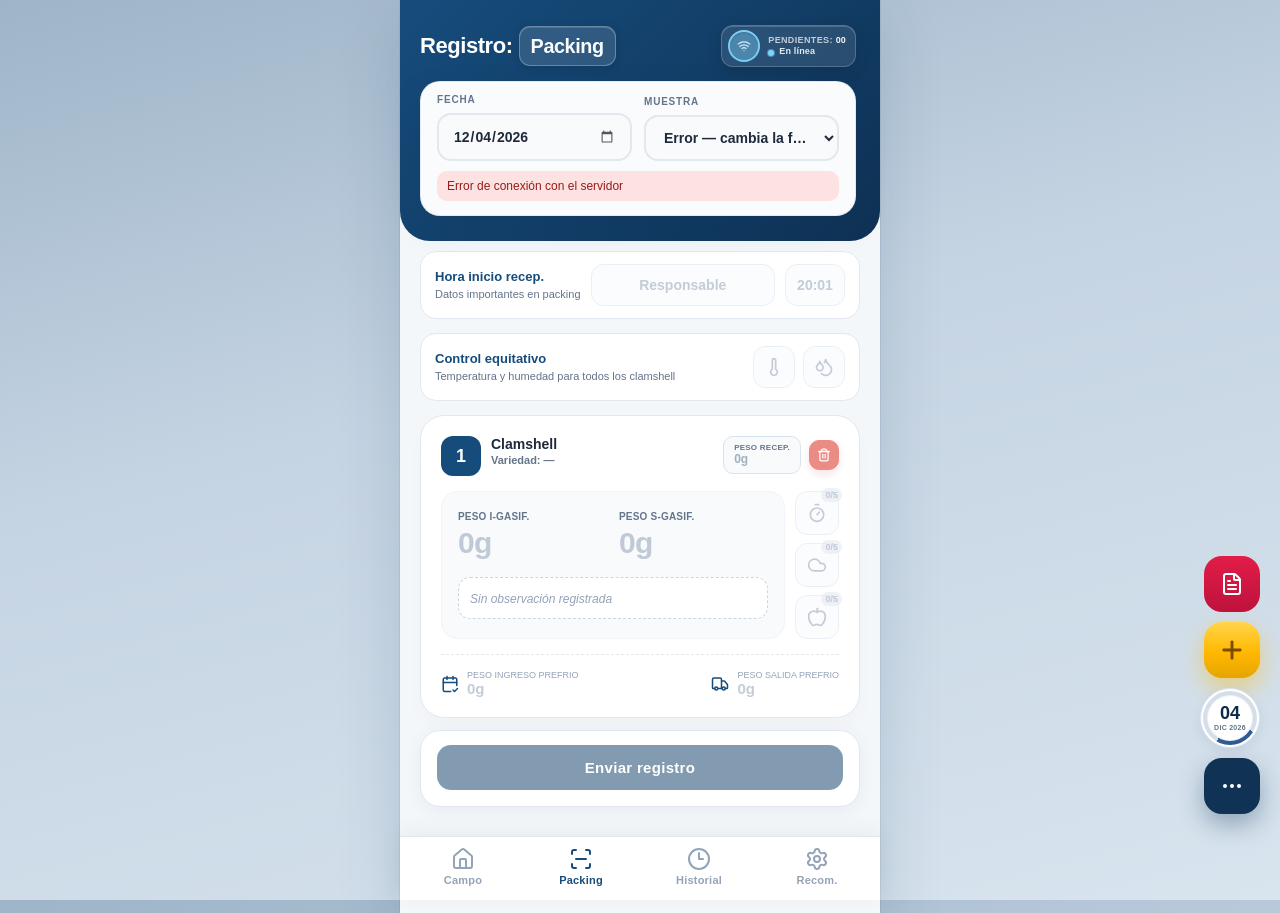
<file: packing/index.html>
<!DOCTYPE html>
<html lang="es">
<head>
    <meta charset="UTF-8">
    <meta name="viewport" content="width=device-width, initial-scale=1.0, maximum-scale=1.0, user-scalable=no, viewport-fit=cover">
    <meta name="application-name" content="Muestras Web">
    <meta name="apple-mobile-web-app-title" content="Muestras Web">
    <meta name="theme-color" content="#164C7C">
    <meta name="mobile-web-app-capable" content="yes">
    <meta name="apple-mobile-web-app-capable" content="yes">
    <meta name="apple-mobile-web-app-status-bar-style" content="black-translucent">
    <meta name="format-detection" content="telephone=no, date=no, email=no, address=no">
    <title>Packing</title>
    <link rel="icon" href="../QA2026-2.0.png" type="image/png">
    <link rel="icon" href="../icons/icon-32.png" type="image/png" sizes="32x32">
    <link rel="apple-touch-icon" href="../QA2026-2.0.png">
    <link rel="manifest" href="../manifest.json">
    <link rel="stylesheet" href="../styles.css">
</head>
<body class="packing-page">

    <header>
        <div class="header-top-row">
            <h2 class="header-title">
                <span class="header-title-prefix">Registro:</span>
                <span class="header-modulo-pill">Packing</span>
            </h2>
            <div class="header-status-card is-online" id="header-status-card" aria-live="polite" aria-label="Pendientes y conexión">
                <div class="header-status-ring" aria-hidden="true">
                    <span class="header-status-ring-inner">
                        <i data-lucide="wifi" class="header-status-wifi" id="header-status-wifi"></i>
                    </span>
                </div>
                <div class="header-status-body">
                    <div class="header-status-pend">Pendientes: <span class="header-status-pend-num" id="header-pendientes-count">00</span></div>
                    <div class="header-status-conn">
                        <span class="header-status-conn-dot" aria-hidden="true"></span>
                        <span class="header-status-conn-text" id="header-conn-label">En línea</span>
                    </div>
                </div>
            </div>
        </div>

        <div class="meta-shell packing-meta-shell" id="packing-meta-shell">
            <div class="packing-meta-clip">
            <div class="packing-select-block" id="packing-select-block">
                <div class="packing-block-loader" id="packing-select-loader" hidden aria-live="polite">
                    <span class="packing-spinner" aria-hidden="true"></span>
                    <span class="packing-loader-text" id="packing-select-loader-msg">Cargando muestras…</span>
                </div>
                <div class="packing-select-row">
                    <div class="packing-select-cell">
                        <label class="meta-block-title" for="packing-fecha">Fecha</label>
                        <input class="meta-inp" id="packing-fecha" name="fecha" type="date" aria-label="Fecha del registro">
                    </div>
                    <div class="packing-select-cell">
                        <label class="meta-block-title" for="packing-muestra">Muestra</label>
                        <select class="meta-inp" id="packing-muestra" name="muestra" disabled aria-label="N° muestra y ensayo">
                            <option value="">Seleccionar fecha</option>
                        </select>
                    </div>
                </div>
                <p class="packing-status-msg" id="packing-status" hidden></p>
            </div>

            <section class="packing-resumen is-empty" id="packing-resumen" aria-label="Resumen de datos">
                <div class="packing-preview-panel meta-preview" id="packing-preview" aria-live="polite">
                    <div class="packing-preview-loader" id="packing-preview-loader" hidden>
                        <span class="packing-spinner packing-spinner--lg" aria-hidden="true"></span>
                        <span class="packing-loader-text" id="packing-preview-loader-msg">Cargando datos…</span>
                        <span class="packing-loader-sub">Consultando la planilla, por favor espera</span>
                    </div>
                    <div class="packing-preview-body" id="packing-preview-body">
                        <div class="packing-chips-panel" id="packing-chips-panel">
                            <div class="packing-chips-box" id="packing-chips-box">
                                <div class="packing-chip packing-chip--traz">
                                    <span class="packing-chip-label">Etapa · Campo · Turno</span>
                                    <span class="packing-chip-value packing-chip-value--traz packing-chip-value--empty" id="pk-traz">--</span>
                                </div>
                                <div class="packing-chip">
                                    <span class="packing-chip-label">Variedad</span>
                                    <span class="packing-chip-value packing-chip-value--empty" id="pk-variedad">--</span>
                                </div>
                                <div class="packing-chip">
                                    <span class="packing-chip-label">Placa</span>
                                    <span class="packing-chip-value packing-chip-value--empty" id="pk-placa">--</span>
                                </div>
                            </div>
                        </div>
                    </div>
                </div>
            </section>
            </div>
            <button type="button" class="packing-resumen-fold-btn" id="packing-resumen-toggle" aria-expanded="true" aria-controls="packing-chips-box" title="Ocultar datos del registro" aria-label="Ocultar datos del registro" hidden>
                <i data-lucide="clipboard-list"></i>
            </button>
        </div>
    </header>

    <div class="container" id="packing-main" aria-label="Contenido packing">
        <div class="packing-hora-row is-disabled" id="packing-hora-row" aria-disabled="true">
            <div class="control-equitativo-bar packing-hora-bar">
                <div class="control-equitativo-label">
                    <b>Hora inicio recep.</b>
                    <span>Datos importantes en packing</span>
                </div>
                <div class="packing-hora-responsable-wrap">
                    <input class="packing-responsable-inp" id="packing-responsable" name="responsable" type="text" placeholder="Responsable" enterkeyhint="done" autocomplete="name" aria-label="Responsable" disabled>
                </div>
                <div class="control-equitativo-actions">
                    <input class="control-equitativo-btn packing-hora-inicio-inp" id="packing-hora-inicio" name="hora_inicio" type="time" enterkeyhint="done" aria-label="Hora inicio recepción">
                </div>
            </div>
        </div>

        <div class="control-equitativo-bar" id="control_equitativo_bar_packing">
            <div class="control-equitativo-label">
                <b>Control equitativo</b>
                <span>Temperatura y humedad para todos los clamshell</span>
            </div>
            <div class="control-equitativo-actions">
                <button type="button" class="control-equitativo-btn" id="btn_temp_packing" disabled title="Selecciona una muestra" aria-label="Temperatura global packing">
                    <i data-lucide="thermometer"></i>
                </button>
                <button type="button" class="control-equitativo-btn" id="btn_hum_packing" disabled title="Selecciona una muestra" aria-label="Humedad global packing">
                    <i data-lucide="droplets"></i>
                </button>
            </div>
        </div>

        <div class="packing-cards-wrap is-disabled" id="packing-cards-wrap" aria-disabled="true"></div>

        <div class="campo-envio-bar packing-envio-bar" id="packing-envio-bar" role="region" aria-label="Enviar registro al servidor">
            <button type="button" class="btn-save btn-save-campo" id="btn-guardar-enviar-packing" disabled>
                Enviar registro
            </button>
        </div>
    </div>

    <div class="fab-menu" id="fab-menu-packing">
        <div class="fab-menu-actions">
            <button class="fab-mini fab-mini--sync" type="button" id="fab-packing-sync" aria-label="Actualizar app y planilla" title="Descarga la versión nueva de la app y sincroniza packing si hay internet. No borra borradores ni pendientes.">
                <i data-lucide="refresh-cw"></i>
            </button>
            <button class="fab-mini fab-mini--danger" type="button" id="fab-packing-borrar" aria-label="Borrar borradores y caché de packing" title="Borra borradores locales (demo, clamshells, tiempos), cola pendiente y caché. Recarga la app. No borra la planilla en Google.">
                <i data-lucide="trash-2"></i>
            </button>
            <button type="button" class="fab-mini fab-mini--registro" id="fab-packing-demo" aria-label="Datos de prueba packing" title="Llena demo en la muestra del selector. Cambia de muestra y vuelve a presionar para la siguiente.">
                <i data-lucide="flask-conical"></i>
            </button>
        </div>
        <button type="button" class="fab-pdf" id="fab-pdf-btn" aria-label="Generar PDF del registro">
            <svg xmlns="http://www.w3.org/2000/svg" width="24" height="24" viewBox="0 0 24 24" fill="none" stroke="currentColor" stroke-width="2" stroke-linecap="round" stroke-linejoin="round" data-lucide="file-text" aria-hidden="true" class="lucide lucide-file-text"><path d="M6 22a2 2 0 0 1-2-2V4a2 2 0 0 1 2-2h8a2.4 2.4 0 0 1 1.704.706l3.588 3.588A2.4 2.4 0 0 1 20 8v12a2 2 0 0 1-2 2z"></path><path d="M14 2v5a1 1 0 0 0 1 1h5"></path><path d="M10 9H8"></path><path d="M16 13H8"></path><path d="M16 17H8"></path></svg>
        </button>
        <button type="button" class="packing-agregar-fab" id="fab-packing-agregar" aria-label="Agregar clamshell" title="Seleccionar muestra para continuar por favor">
            <svg class="packing-agregar-plus fab-icon-svg" viewBox="0 0 24 24" aria-hidden="true">
                <path d="M12 5v14M5 12h14"></path>
            </svg>
            <span class="packing-agregar-badge" id="fab-packing-restante-badge">0</span>
        </button>
        <div class="fecha-ring-widget fecha-ring-widget--fab fecha-ring-widget--packing" id="packing-fecha-ring-widget" role="button" tabindex="0" aria-label="Fecha de hoy" title="">
            <div class="fecha-ring-circle" id="packing-fecha-ring-circle" aria-hidden="true"></div>
            <div class="fecha-ring-content">
                <span class="fecha-ring-day" id="fecha-ring-day-packing">--</span>
                <span class="fecha-ring-month" id="fecha-ring-month-packing">----</span>
            </div>
            <div class="fecha-ring-popover" id="packing-fecha-ring-popover" role="tooltip" hidden></div>
        </div>
        <button class="fab-options" id="fab-options-btn-packing" type="button" aria-label="Opciones rápidas packing" aria-expanded="false">
            <i data-lucide="ellipsis"></i>
        </button>
    </div>

    <div class="modal-overlay" id="packing-pesos-modal-overlay" aria-hidden="true">
        <div class="modal-content">
            <h2 id="packing-pesos-modal-title" style="margin-bottom: 16px; color: var(--primary);">Editar Clamshell #1</h2>
            <div class="packing-pesos-grid" id="packing_pesos_modal_body">
                <div class="form-group">
                    <label for="pk-inp-peso-recep">PESO RECEPCIÓN (g)</label>
                    <input type="number" id="pk-inp-peso-recep" step="0.1" value="0" enterkeyhint="done" inputmode="decimal">
                </div>
                <div class="form-group">
                    <label for="pk-inp-peso-ing-gas">PESO I-GASIF. (g)</label>
                    <input type="number" id="pk-inp-peso-ing-gas" step="0.1" value="0" enterkeyhint="done" inputmode="decimal">
                </div>
                <div class="form-group">
                    <label for="pk-inp-peso-sal-gas">PESO S-GASIF. (g)</label>
                    <input type="number" id="pk-inp-peso-sal-gas" step="0.1" value="0" enterkeyhint="done" inputmode="decimal">
                </div>
                <div class="form-group">
                    <label for="pk-inp-peso-ing-pre">PESO INGRESO PREFRÍO (g)</label>
                    <input type="number" id="pk-inp-peso-ing-pre" step="0.1" value="0" enterkeyhint="done" inputmode="decimal">
                </div>
                <div class="form-group packing-peso-row-full">
                    <label for="pk-inp-peso-sal-pre">PESO SALIDA PREFRÍO (g)</label>
                    <input type="number" id="pk-inp-peso-sal-pre" step="0.1" value="0" enterkeyhint="done" inputmode="decimal">
                </div>
            </div>
            <div id="packing-pesos-alert" class="metric-inline-alert" style="display:none;"></div>
            <div class="metric-modal-foot">
                <button class="btn-secondary" type="button" id="packing-pesos-cancel">Cancelar</button>
                <button class="btn-save" type="button" id="packing-pesos-guardar">Guardar</button>
            </div>
        </div>
    </div>

    <div class="modal-overlay" id="packing-tiempos-modal-overlay" aria-hidden="true">
        <div class="modal-content">
            <h2 id="packing-tiempos-modal-title" style="margin-bottom: 16px; color: var(--primary);">Tiempos de la muestra (hora) · Clamshell #1</h2>
            <div class="metric-modal-body" id="packing_tiempos_modal_body">
                <div class="packing-tiempos-grid">
                    <div class="form-group">
                        <label for="pk-tiempo-recepcion">Recepción</label>
                        <input class="packing-tiempo-inp" id="pk-tiempo-recepcion" name="recepcion" type="time" enterkeyhint="done" aria-label="Recepción" disabled>
                    </div>
                    <div class="form-group">
                        <label for="pk-tiempo-ingreso-gas">Ingreso gasificado</label>
                        <input class="packing-tiempo-inp" id="pk-tiempo-ingreso-gas" name="ingreso_gasificado" type="time" enterkeyhint="done" aria-label="Ingreso gasificado" disabled>
                    </div>
                    <div class="form-group">
                        <label for="pk-tiempo-salida-gas">Salida gasificado</label>
                        <input class="packing-tiempo-inp" id="pk-tiempo-salida-gas" name="salida_gasificado" type="time" enterkeyhint="done" aria-label="Salida gasificado" disabled>
                    </div>
                    <div class="form-group">
                        <label for="pk-tiempo-ingreso-pre">Ingreso prefrío</label>
                        <input class="packing-tiempo-inp" id="pk-tiempo-ingreso-pre" name="ingreso_prefrio" type="time" enterkeyhint="done" aria-label="Ingreso prefrío" disabled>
                    </div>
                </div>
                <div class="form-group packing-tiempo-row-full">
                    <label for="pk-tiempo-salida-pre">Salida prefrío</label>
                    <input class="packing-tiempo-inp" id="pk-tiempo-salida-pre" name="salida_prefrio" type="time" enterkeyhint="done" aria-label="Salida prefrío" disabled>
                </div>
                <div id="packing-tiempos-alert" class="metric-inline-alert" style="display:none;"></div>
            </div>
            <div class="metric-modal-foot">
                <button class="btn-secondary" type="button" id="packing-tiempos-cancel">Cancelar</button>
                <button class="btn-save" type="button" id="packing-tiempos-guardar">Guardar</button>
            </div>
        </div>
    </div>

    <div class="modal-overlay is-readonly-view" id="packing-presion-modal-overlay" aria-hidden="true">
        <div class="modal-content">
            <h2 id="packing-presion-modal-title">Presión vapor</h2>
            <div class="metric-modal-body" id="packing-presion-modal-body"></div>
            <div class="metric-modal-foot">
                <button class="btn-secondary" type="button" id="packing-presion-cancel">Cancelar</button>
            </div>
        </div>
    </div>

    <div class="modal-overlay" id="packing-observation-modal-overlay" aria-hidden="true">
        <div class="modal-content">
            <h2 id="packing-observation-modal-title" style="margin-bottom: 16px; color: var(--primary);">Observación</h2>
            <div class="form-group">
                <label for="packing-visual-observation">OBSERVACIÓN DEL CLAMSHELL</label>
                <input type="text" id="packing-visual-observation" placeholder="Opcional: incidencia, comentario, condición de packing" enterkeyhint="done">
            </div>
            <div class="metric-modal-foot">
                <button class="btn-secondary" type="button" id="packing-observation-cancel">Cancelar</button>
                <button class="btn-save" type="button" id="packing-observation-guardar">Guardar</button>
            </div>
        </div>
    </div>

    <nav id="main-bottom-nav">
        <a class="nav-btn nav-link" id="nav-campo" data-nav-index="0" href="../" aria-label="Campo">
            <i data-lucide="house"></i>
            <span>Campo</span>
        </a>
        <a class="nav-btn nav-link active" id="nav-packing" data-nav-index="1" href="./" aria-label="Packing">
            <i data-lucide="scan-line"></i>
            <span>Packing</span>
        </a>
        <a class="nav-btn nav-link" id="nav-historial" data-nav-index="2" href="../historial/" aria-label="Historial">
            <i data-lucide="clock-3"></i>
            <span>Historial</span>
        </a>
        <a class="nav-btn nav-link" id="nav-recomendaciones" data-nav-index="3" href="../recomendaciones/" aria-label="Recomendaciones">
            <i data-lucide="settings"></i>
            <span>Recom.</span>
        </a>
    </nav>

    <div class="modal-overlay" id="control_global_modal_overlay_packing" aria-hidden="true">
        <div class="modal-content">
            <h2 id="control_global_modal_title_packing" style="margin-bottom: 16px; color: var(--primary);">Control equitativo</h2>
            <div class="metric-modal-body" id="control_global_modal_body_packing"></div>
            <div class="metric-modal-foot">
                <button class="btn-secondary" type="button" id="btn_cancel_control_global_packing">Cancelar</button>
                <button class="btn-save" type="button" id="btn_save_control_global_packing">Guardar</button>
            </div>
        </div>
    </div>

    <div class="modal-overlay" id="time-picker-modal-overlay">
        <div class="time-picker-modal">
            <div class="time-picker-head">
                <div class="time-picker-title">Seleccionar hora</div>
                <div class="time-picker-current" id="time-picker-current">--:--</div>
            </div>
            <div class="time-picker-wheel">
                <div class="time-picker-col">
                    <button type="button" class="time-picker-step" id="time-picker-hour-up" aria-label="Subir hora">▲</button>
                    <div class="time-picker-value" id="time-picker-hour">00</div>
                    <button type="button" class="time-picker-step" id="time-picker-hour-down" aria-label="Bajar hora">▼</button>
                </div>
                <div class="time-picker-sep">:</div>
                <div class="time-picker-col">
                    <button type="button" class="time-picker-step" id="time-picker-minute-up" aria-label="Subir minuto">▲</button>
                    <div class="time-picker-value" id="time-picker-minute">00</div>
                    <button type="button" class="time-picker-step" id="time-picker-minute-down" aria-label="Bajar minuto">▼</button>
                </div>
            </div>
            <div class="time-picker-actions">
                <button type="button" class="btn-secondary" id="time-picker-now">Tomar hora exacta</button>
                <button type="button" class="btn-secondary" id="time-picker-cancel">Cancelar</button>
                <button type="button" class="btn-save" id="time-picker-apply">Tomar hora</button>
            </div>
        </div>
    </div>

    <div class="modal-overlay pdf-modal-overlay" id="pdf-modal-overlay" role="dialog" aria-labelledby="pdf-modal-title" aria-modal="true">
        <div class="modal-content pdf-modal-content">
            <div class="pdf-modal-head">
                <h2 id="pdf-modal-title">Vista previa PDF</h2>
                <button type="button" class="pdf-modal-close" id="pdf-btn-cerrar" aria-label="Cerrar vista previa">
                    <i data-lucide="x"></i>
                </button>
            </div>
            <div class="pdf-preview-zoom-bar" id="pdf-preview-zoom-bar">
                <button type="button" class="pdf-zoom-btn" id="pdf-zoom-out" aria-label="Alejar">−</button>
                <span class="pdf-zoom-label" id="pdf-zoom-label">100%</span>
                <button type="button" class="pdf-zoom-btn" id="pdf-zoom-in" aria-label="Acercar">+</button>
                <button type="button" class="pdf-zoom-btn pdf-zoom-btn--reset" id="pdf-zoom-reset">Ajustar</button>
                <span class="pdf-zoom-hint">Pellizca con dos dedos para zoom</span>
            </div>
            <div class="pdf-preview-stage" id="pdf-preview-stage">
                <embed id="pdf-preview-embed" type="application/pdf" class="pdf-preview-embed" hidden title="Vista previa PDF">
                <div class="pdf-preview-loading" id="pdf-preview-loading">
                    <span class="pdf-preview-loading-spinner" aria-hidden="true"></span>
                    <span>Cargando vista previa…</span>
                </div>
                <div class="pdf-preview-scaler" id="pdf-preview-scaler">
                    <div class="pdf-preview-pages" id="pdf-preview-pages"></div>
                </div>
                <div class="pdf-preview-fallback" id="pdf-preview-fallback" hidden>
                    <i data-lucide="file-text" class="pdf-preview-fallback-icon" aria-hidden="true"></i>
                    <p class="pdf-preview-fallback-title">No se pudo mostrar la vista previa</p>
                    <p class="pdf-preview-fallback-hint">El PDF sí se generó. Usa <strong>Descargar</strong>, <strong>WhatsApp</strong> o ábrelo en el visor del teléfono.</p>
                    <button type="button" class="btn-save pdf-preview-open-btn" id="pdf-btn-abrir">Abrir PDF</button>
                </div>
            </div>
            <div class="pdf-modal-actions">
                <button type="button" class="btn-save pdf-action-btn" id="pdf-btn-descargar">
                    <i data-lucide="download"></i>
                    Descargar
                </button>
                <button type="button" class="btn-save pdf-action-btn pdf-action-btn--wsp" id="pdf-btn-wsp">
                    <i data-lucide="message-circle"></i>
                    WhatsApp
                </button>
            </div>
        </div>
    </div>

    <script src="../script.js"></script>
    <script src="../librerias/lucide.min.js"></script>
    <script src="../librerias/sweetalert2.all.min.js"></script>
    <script src="../time-picker.js"></script>
    <script src="../librerias/jspdf.umd.min.js"></script>
    <script src="../librerias/pdf.min.js"></script>
    <script src="./packing.js"></script>
    <script src="../packing-pdf.js"></script>
</body>
</html>
</file>
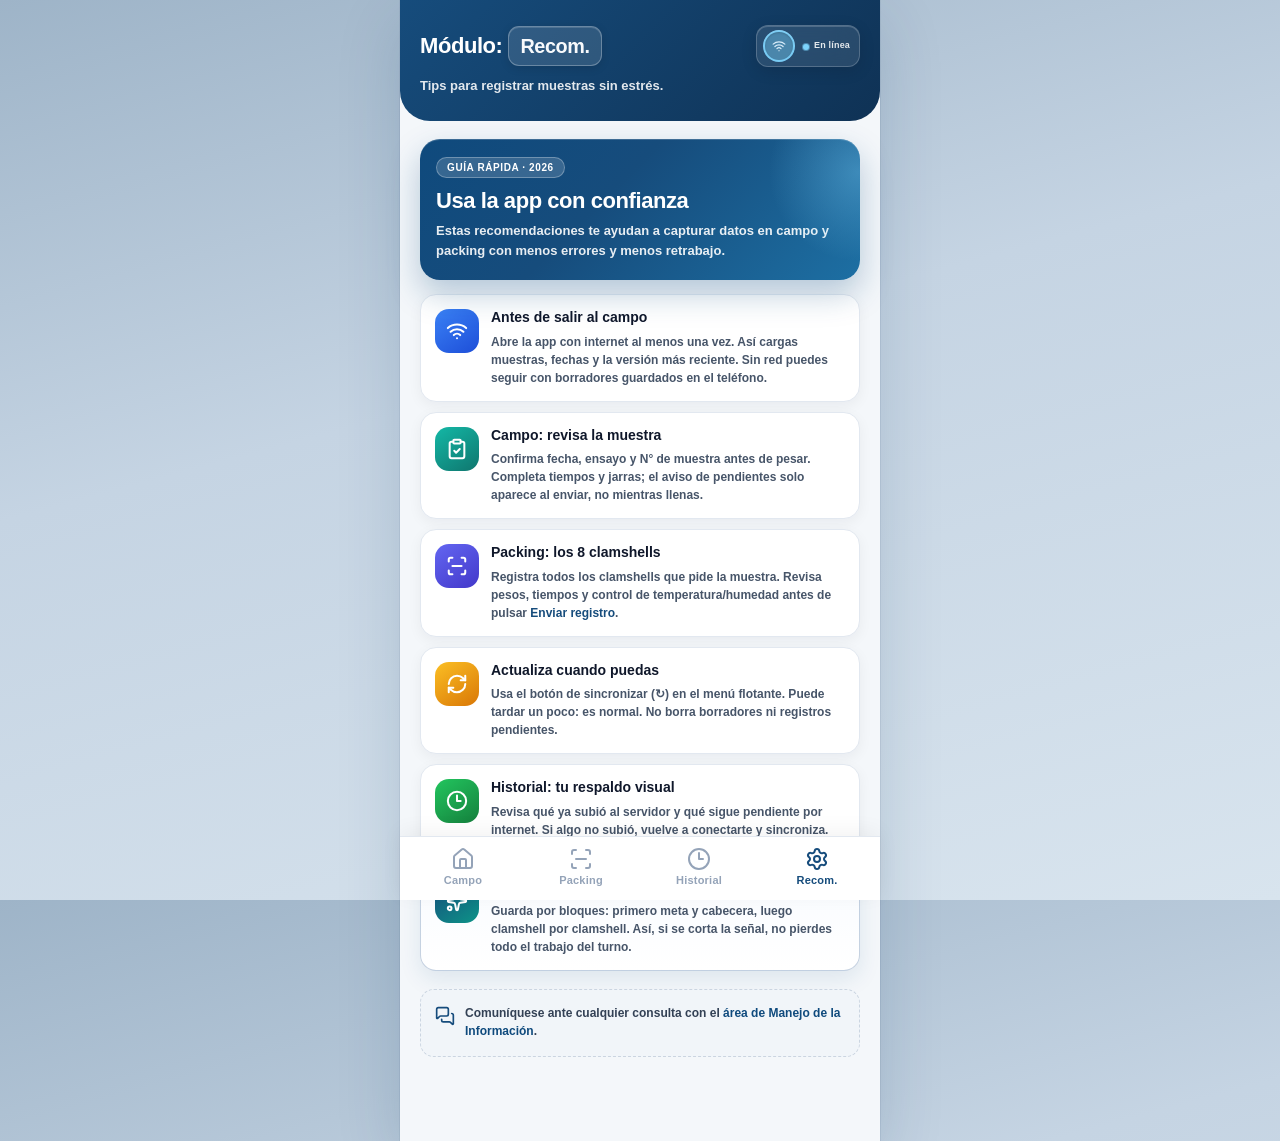
<file: recomendaciones/index.html>
<!DOCTYPE html>
<html lang="es">
<head>
    <meta charset="UTF-8">
    <meta name="viewport" content="width=device-width, initial-scale=1.0, maximum-scale=1.0, user-scalable=no, viewport-fit=cover">
    <meta name="application-name" content="Muestras Web">
    <meta name="apple-mobile-web-app-title" content="Muestras Web">
    <meta name="theme-color" content="#164C7C">
    <meta name="mobile-web-app-capable" content="yes">
    <meta name="apple-mobile-web-app-capable" content="yes">
    <meta name="apple-mobile-web-app-status-bar-style" content="black-translucent">
    <meta name="format-detection" content="telephone=no, date=no, email=no, address=no">
    <title>Recomendaciones</title>
    <link rel="icon" href="../QA2026-2.0.png" type="image/png">
    <link rel="apple-touch-icon" href="../QA2026-2.0.png">
    <link rel="manifest" href="../manifest.json">
    <link rel="stylesheet" href="../styles.css">
</head>
<body class="modulo-aux-page">

    <header>
        <div class="header-top-row">
            <h2 class="header-title">
                <span class="header-title-prefix">Módulo:</span>
                <span class="header-modulo-pill" title="Recomendaciones">Recom.</span>
            </h2>
            <div class="header-status-card header-status-card--solo-conn is-online" id="rec-header-status" aria-live="polite" aria-label="Conexión">
                <div class="header-status-ring" aria-hidden="true">
                    <span class="header-status-ring-inner">
                        <i data-lucide="wifi" class="header-status-wifi" id="rec-header-wifi"></i>
                    </span>
                </div>
                <div class="header-status-body">
                    <div class="header-status-conn">
                        <span class="header-status-conn-dot" aria-hidden="true"></span>
                        <span class="header-status-conn-text" id="rec-conn-label">En línea</span>
                    </div>
                </div>
            </div>
        </div>
        <p class="modulo-header-desc">Tips para registrar muestras sin estrés.</p>
    </header>

    <div class="container modulo-aux-wrap rec-page">
        <section class="rec-hero" aria-labelledby="rec-hero-title">
            <span class="rec-hero-badge">Guía rápida · 2026</span>
            <h1 class="rec-hero-title" id="rec-hero-title">Usa la app con confianza</h1>
            <p class="rec-hero-lead">Estas recomendaciones te ayudan a capturar datos en campo y packing con menos errores y menos retrabajo.</p>
        </section>

        <section class="rec-tips" aria-label="Recomendaciones de uso">
            <article class="rec-tip-card">
                <div class="rec-tip-icon rec-tip-icon--blue" aria-hidden="true">
                    <i data-lucide="wifi"></i>
                </div>
                <div class="rec-tip-body">
                    <h2>Antes de salir al campo</h2>
                    <p>Abre la app con internet al menos una vez. Así cargas muestras, fechas y la versión más reciente. Sin red puedes seguir con borradores guardados en el teléfono.</p>
                </div>
            </article>

            <article class="rec-tip-card">
                <div class="rec-tip-icon rec-tip-icon--teal" aria-hidden="true">
                    <i data-lucide="clipboard-check"></i>
                </div>
                <div class="rec-tip-body">
                    <h2>Campo: revisa la muestra</h2>
                    <p>Confirma fecha, ensayo y N° de muestra antes de pesar. Completa tiempos y jarras; el aviso de pendientes solo aparece al enviar, no mientras llenas.</p>
                </div>
            </article>

            <article class="rec-tip-card">
                <div class="rec-tip-icon rec-tip-icon--indigo" aria-hidden="true">
                    <i data-lucide="scan-line"></i>
                </div>
                <div class="rec-tip-body">
                    <h2>Packing: los 8 clamshells</h2>
                    <p>Registra todos los clamshells que pide la muestra. Revisa pesos, tiempos y control de temperatura/humedad antes de pulsar <strong>Enviar registro</strong>.</p>
                </div>
            </article>

            <article class="rec-tip-card">
                <div class="rec-tip-icon rec-tip-icon--amber" aria-hidden="true">
                    <i data-lucide="refresh-cw"></i>
                </div>
                <div class="rec-tip-body">
                    <h2>Actualiza cuando puedas</h2>
                    <p>Usa el botón de sincronizar (↻) en el menú flotante. Puede tardar un poco: es normal. No borra borradores ni registros pendientes.</p>
                </div>
            </article>

            <article class="rec-tip-card">
                <div class="rec-tip-icon rec-tip-icon--green" aria-hidden="true">
                    <i data-lucide="clock-3"></i>
                </div>
                <div class="rec-tip-body">
                    <h2>Historial: tu respaldo visual</h2>
                    <p>Revisa qué ya subió al servidor y qué sigue pendiente por internet. Si algo no subió, vuelve a conectarte y sincroniza.</p>
                </div>
            </article>

            <article class="rec-tip-card rec-tip-card--highlight">
                <div class="rec-tip-icon rec-tip-icon--spark" aria-hidden="true">
                    <i data-lucide="sparkles"></i>
                </div>
                <div class="rec-tip-body">
                    <h2>Tip top del día</h2>
                    <p>Guarda por bloques: primero meta y cabecera, luego clamshell por clamshell. Así, si se corta la señal, no pierdes todo el trabajo del turno.</p>
                </div>
            </article>
        </section>

        <footer class="rec-footer">
            <i data-lucide="messages-square" class="rec-footer-icon" aria-hidden="true"></i>
            <p>Comuníquese ante cualquier consulta con el <strong>área de Manejo de la Información</strong>.</p>
        </footer>
    </div>

    <nav id="main-bottom-nav">
        <a class="nav-btn nav-link" id="nav-campo" data-nav-index="0" href="../" aria-label="Campo">
            <i data-lucide="house"></i>
            <span>Campo</span>
        </a>
        <a class="nav-btn nav-link" id="nav-packing" data-nav-index="1" href="../packing/" aria-label="Packing">
            <i data-lucide="scan-line"></i>
            <span>Packing</span>
        </a>
        <a class="nav-btn nav-link" id="nav-historial" data-nav-index="2" href="../historial/" aria-label="Historial">
            <i data-lucide="clock-3"></i>
            <span>Historial</span>
        </a>
        <a class="nav-btn nav-link active" id="nav-recomendaciones" data-nav-index="3" href="./" aria-label="Recomendaciones">
            <i data-lucide="settings"></i>
            <span>Recom.</span>
        </a>
    </nav>

    <script src="../script.js"></script>
    <script src="../librerias/lucide.min.js"></script>
    <script>
        if (window.lucide && typeof window.lucide.createIcons === 'function') {
            window.lucide.createIcons();
        }

        function actualizarHeaderRecomendaciones() {
            const card = document.getElementById('rec-header-status');
            const label = document.getElementById('rec-conn-label');
            const wifi = document.getElementById('rec-header-wifi');
            const on = navigator.onLine;
            if (card) {
                card.classList.toggle('is-online', on);
                card.classList.toggle('is-offline', !on);
            }
            if (label) label.textContent = on ? 'En línea' : 'Sin internet';
            if (wifi) {
                wifi.setAttribute('data-lucide', on ? 'wifi' : 'wifi-off');
                if (window.lucide && typeof window.lucide.createIcons === 'function') {
                    window.lucide.createIcons();
                }
            }
        }

        actualizarHeaderRecomendaciones();
        window.addEventListener('online', actualizarHeaderRecomendaciones);
        window.addEventListener('offline', actualizarHeaderRecomendaciones);
    </script>
</body>
</html>
</file>
<file: styles.css>
﻿:root {
            --primary: rgb(22, 76, 124);
            --primary-dark: rgb(15, 50, 85);
            --accent: #FFB800;
            --bg: #F4F7FA;
            --white: #ffffff;
            --text: #1E293B;
            --success: #22C55E;
            --border: #E2E8F0;
            /* Mínimo 4px: espacio bajo la barra (no reduce tamaño de letra del menú) */
            --nav-safe-bottom: max(4px, env(safe-area-inset-bottom, 0px));
            --nav-bar-total: calc(56px + var(--nav-safe-bottom));
        }

        * { margin: 0; padding: 0; box-sizing: border-box; font-family: 'Segoe UI', Roboto, sans-serif; }

        body {
            background-color: var(--bg);
            color: var(--text);
            padding-bottom: var(--nav-bar-total);
            overscroll-behavior-y: none;
        }

        /* Header fijo al scroll (Safari + resto) */
        header {
            background: linear-gradient(135deg, var(--primary) 0%, var(--primary-dark) 100%);
            padding: max(25px, env(safe-area-inset-top, 0px)) 20px 25px;
            border-radius: 0 0 30px 30px;
            position: -webkit-sticky;
            position: sticky;
            top: 0;
            z-index: 1000;
            width: 100%;
            color: white;
        }

        .header-top-row {
            display: flex;
            justify-content: space-between;
            align-items: center;
            gap: 8px;
            flex-wrap: nowrap;
            min-width: 0;
        }

        .header-title {
            display: flex;
            flex-wrap: nowrap;
            align-items: center;
            gap: 6px;
            margin: 0;
            min-width: 0;
            flex: 1;
            font-size: 22px;
            font-weight: 800;
            line-height: 1.2;
            letter-spacing: -0.02em;
        }

        .header-title-prefix {
            color: #fff;
            white-space: nowrap;
            flex-shrink: 0;
        }

        .header-tipo-select {
            appearance: none;
            -webkit-appearance: none;
            margin: 0;
            flex: 0 1 auto;
            min-width: 0;
            width: auto;
            max-width: min(148px, 46vw);
            cursor: pointer;
            font: inherit;
            font-size: 0.90em;
            font-weight: 800;
            letter-spacing: -0.02em;
            color: #f8fafc;
            background-color: rgba(255, 255, 255, 0.12);
            background-image: url("data:image/svg+xml,%3Csvg xmlns='http://www.w3.org/2000/svg' width='14' height='14' viewBox='0 0 24 24' fill='none' stroke='%23e2e8f0' stroke-width='2.5' stroke-linecap='round' stroke-linejoin='round'%3E%3Cpath d='m6 9 6 6 6-6'/%3E%3C/svg%3E");
            background-repeat: no-repeat;
            background-position: right 9px center;
            background-size: 14px 14px;
            border: 1px solid rgba(255, 255, 255, 0.28);
            border-radius: 11px;
            padding: 5px 32px 5px 11px;
            line-height: 1.45;
            box-shadow:
                inset 0 1px 0 rgba(255, 255, 255, 0.14),
                0 2px 10px rgba(0, 0, 0, 0.12);
            backdrop-filter: blur(8px);
            -webkit-backdrop-filter: blur(8px);
            transition: border-color 0.18s ease, background-color 0.18s ease, box-shadow 0.18s ease;
        }

        .header-tipo-select:hover {
            background-color: rgba(255, 255, 255, 0.16);
            border-color: rgba(255, 255, 255, 0.38);
        }

        .header-tipo-select:focus {
            outline: none;
            border-color: rgba(125, 211, 252, 0.75);
            box-shadow:
                inset 0 1px 0 rgba(255, 255, 255, 0.16),
                0 0 0 3px rgba(125, 211, 252, 0.28);
        }

        .header-tipo-select option {
            color: #0f172a;
            font-weight: 700;
            background: #fff;
        }

        @media (max-width: 380px) {
            .header-title {
                font-size: 18px;
            }

            .header-tipo-select {
                font-size: 0.82em;
                padding: 4px 28px 4px 9px;
                max-width: min(132px, 42vw);
            }
        }

        .header-status-card {
            display: flex;
            align-items: center;
            gap: 8px;
            padding: 4px 9px 4px 6px;
            max-width: min(172px, 38vw);
            flex-shrink: 0;
            color: rgba(255, 255, 255, 0.92);
            background: rgba(255, 255, 255, 0.1);
            border: 1px solid rgba(255, 255, 255, 0.2);
            border-radius: 12px;
            box-shadow:
                0 4px 16px rgba(0, 0, 0, 0.12),
                inset 0 1px 0 rgba(255, 255, 255, 0.18);
            backdrop-filter: blur(10px);
            -webkit-backdrop-filter: blur(10px);
        }

        .header-status-ring {
            width: 32px;
            height: 32px;
            border-radius: 50%;
            padding: 2px;
            flex-shrink: 0;
            background: conic-gradient(from 200deg, rgba(148, 163, 184, 0.55) 0deg 270deg, rgba(148, 163, 184, 0.35) 270deg 360deg);
            box-shadow: inset 0 1px 1px rgba(255, 255, 255, 0.12);
        }

        .header-status-card.is-online .header-status-ring {
            background: rgba(125, 211, 252, 0.95);
        }

        .header-status-card.is-offline .header-status-ring {
            background: conic-gradient(from 200deg, rgba(148, 163, 184, 0.45) 0deg 270deg, rgba(248, 113, 113, 0.9) 270deg 360deg);
        }

        .header-status-ring-inner {
            width: 100%;
            height: 100%;
            border-radius: 50%;
            background: rgba(12, 40, 68, 0.42);
            display: grid;
            place-items: center;
            box-shadow: inset 0 1px 2px rgba(0, 0, 0, 0.15);
        }

        .header-status-wifi {
            width: 14px;
            height: 14px;
            stroke-width: 2.1;
            color: rgba(224, 242, 254, 0.95);
        }

        .header-status-card.is-offline .header-status-wifi {
            color: rgba(254, 226, 226, 0.95);
        }

        .header-status-body {
            min-width: 0;
            flex: 1;
            display: flex;
            flex-direction: column;
            justify-content: center;
            gap: 0;
        }

        .header-status-pend {
            margin: 0;
            padding: 0;
            font-size: 9px;
            font-weight: 700;
            letter-spacing: 0.04em;
            text-transform: uppercase;
            color: rgba(255, 255, 255, 0.72);
            line-height: 1.05;
        }

        .header-status-pend-num {
            font-variant-numeric: tabular-nums;
            font-weight: 800;
            color: rgba(255, 255, 255, 0.95);
            letter-spacing: 0.02em;
        }

        .header-status-pend-num.header-status-pend-num--alert {
            color: #fde68a;
        }

        .header-status-card--solo-conn .header-status-conn {
            margin-top: 0;
        }

        .header-status-conn {
            display: inline-flex;
            align-items: center;
            gap: 5px;
            margin-top: 2px;
            padding: 0;
            line-height: 1.05;
        }

        .header-status-conn-dot {
            width: 6px;
            height: 6px;
            border-radius: 999px;
            flex-shrink: 0;
            background: rgba(148, 163, 184, 0.85);
            box-shadow: 0 0 0 1px rgba(255, 255, 255, 0.25);
        }

        .header-status-card.is-online .header-status-conn-dot {
            background: #7dd3fc;
            box-shadow: 0 0 0 1px rgba(125, 211, 252, 0.45);
            margin-top: 2px;
        }

        .header-status-card.is-offline .header-status-conn-dot {
            background: #fca5a5;
            box-shadow: 0 0 0 1px rgba(252, 165, 165, 0.5);
        }

        .header-status-conn-text {
            font-size: 9px;
            font-weight: 600;
            letter-spacing: 0.02em;
            color: rgba(255, 255, 255, 0.88);
            line-height: 1.05;
        }

        .header-status-card.is-offline .header-status-conn-text {
            color: rgba(255, 255, 255, 0.78);
        }

        .meta-shell {
            margin-top: 14px;
            background: rgba(255, 255, 255, 0.98);
            border-radius: 20px;
            box-shadow: 0 12px 32px rgba(15, 50, 85, 0.14), 0 1px 0 rgba(255, 255, 255, 0.6) inset;
            border: 1px solid rgba(226, 232, 240, 0.9);
            color: var(--text);
            overflow: hidden;
        }

        .meta-accordion-trigger {
            width: 100%;
            display: flex;
            align-items: center;
            justify-content: space-between;
            gap: 12px;
            padding: 14px 16px;
            border: none;
            background: linear-gradient(180deg, #fff 0%, #f8fafc 100%);
            cursor: pointer;
            text-align: left;
            -webkit-tap-highlight-color: transparent;
            transition: background 0.2s;
        }

        .meta-accordion-trigger:hover,
        .meta-accordion-trigger:focus-visible {
            background: #f1f5f9;
            outline: none;
        }

        .meta-accordion.is-open .meta-accordion-trigger {
            background: #fff;
            border-bottom: 1px solid #ebeef2;
        }

        .meta-preview { flex: 1; min-width: 0; }

        .meta-preview-kicker {
            display: block;
            font-size: 10px;
            font-weight: 800;
            letter-spacing: 0.11em;
            text-transform: uppercase;
            color: #94a3b8;
            margin-bottom: 8px;
        }

        .meta-preview-row {
            display: flex;
            flex-wrap: wrap;
            align-items: center;
            gap: 5px;
        }

        .meta-preview-stack {
            display: grid;
            grid-template-columns: 1fr;
            gap: 6px;
            max-width: 100%;
        }

        .meta-preview-pill {
            display: inline-flex;
            align-items: center;
            max-width: 100%;
            padding: 6px 11px;
            border-radius: 999px;
            font-size: 12px;
            font-weight: 700;
            background: rgba(22, 76, 124, 0.08);
            color: var(--primary);
            border: 1px solid rgba(22, 76, 124, 0.12);
            line-height: 1.25;
        }

        .meta-preview-pill--rotulo {
            background: rgba(139, 92, 246, 0.1);
            border-color: rgba(139, 92, 246, 0.22);
            color: #6d28d9;
        }

        .meta-preview-pill--rotulo.meta-preview-pill--empty {
            background: #f1f5f9;
            color: #94a3b8;
            border-color: #e2e8f0;
        }

        .meta-preview-pill--traz {
            background: rgba(56, 189, 248, 0.12);
            border-color: rgba(14, 165, 233, 0.2);
            color: #0369a1;
        }

        .meta-preview-pill--empty {
            background: #f1f5f9;
            color: #94a3b8;
            border-color: #e2e8f0;
            font-weight: 600;
        }

        .meta-preview-pill--traz.meta-preview-pill--empty {
            background: #f1f5f9;
            color: #94a3b8;
            border-color: #e2e8f0;
        }

        .meta-accordion-chevron {
            flex-shrink: 0;
            width: 36px;
            height: 36px;
            border-radius: 12px;
            display: flex;
            align-items: center;
            justify-content: center;
            background: #f1f5f9;
            color: var(--primary);
            transition: transform 0.3s cubic-bezier(0.4, 0, 0.2, 1), background 0.2s;
        }

        .meta-accordion-chevron i,
        .meta-accordion-chevron svg { width: 20px; height: 20px; }

        .meta-accordion.is-open .meta-accordion-chevron {
            transform: rotate(180deg);
            background: rgba(22, 76, 124, 0.1);
        }

        .meta-accordion-body {
            display: none;
            pointer-events: none;
        }

        .meta-accordion.is-open .meta-accordion-body {
            display: block;
            pointer-events: auto;
        }

        .meta-accordion-inner {
            padding: 16px 16px 18px;
        }

        .meta-sheet-top {
            display: flex;
            align-items: flex-start;
            justify-content: space-between;
            flex-wrap: wrap;
            gap: 12px;
            margin-bottom: 14px;
        }

        .meta-kicker {
            font-size: 10px;
            font-weight: 800;
            letter-spacing: 0.12em;
            text-transform: uppercase;
            color: var(--primary);
            opacity: 0.85;
        }

        .meta-sheet-title {
            font-size: 17px;
            font-weight: 800;
            color: var(--text);
            line-height: 1.25;
            margin-top: 4px;
        }

        .meta-progress-wrap { width: 100%; min-width: 0; flex: 1; max-width: 140px; }

        .meta-progress-label {
            display: flex;
            justify-content: space-between;
            align-items: center;
            font-size: 9px;
            font-weight: 700;
            letter-spacing: 0.06em;
            text-transform: uppercase;
            color: #94A3B8;
            margin-bottom: 5px;
        }

        .meta-progress-label span:last-child {
            color: var(--primary);
            font-variant-numeric: tabular-nums;
        }

        .meta-progress-track {
            height: 5px;
            border-radius: 999px;
            background: #E2E8F0;
            overflow: hidden;
        }

        .meta-progress-fill {
            height: 100%;
            width: 0%;
            border-radius: 999px;
            background: linear-gradient(90deg, #38BDF8, var(--primary));
            transition: width 0.25s ease;
        }

        .meta-block { margin-bottom: 16px; }

        .meta-block:last-of-type { margin-bottom: 0; }

        .meta-block-title {
            display: block;
            font-size: 10px;
            font-weight: 800;
            letter-spacing: 0.08em;
            text-transform: uppercase;
            color: #64748B;
            margin-bottom: 10px;
        }

        .chip-scroll {
            display: flex;
            flex-wrap: wrap;
            gap: 8px;
        }

        .meta-chip {
            appearance: none;
            border: 2px solid #E2E8F0;
            background: #F8FAFC;
            color: var(--text);
            padding: 10px 14px;
            border-radius: 999px;
            font-weight: 700;
            font-size: 13px;
            cursor: pointer;
            transition: border-color 0.15s, background 0.15s, color 0.15s, transform 0.1s;
            -webkit-tap-highlight-color: transparent;
        }

        .meta-chip:active { transform: scale(0.97); }

        .meta-chip.is-on {
            border-color: var(--primary);
            background: rgba(22, 76, 124, 0.08);
            color: var(--primary);
        }

        .meta-row-2 {
            display: grid;
            grid-template-columns: 1fr 1fr;
            gap: 12px;
        }

        .meta-row-3 {
            display: grid;
            grid-template-columns: repeat(3, minmax(0, 1fr));
            gap: 10px;
        }

        .meta-row-fundo-acopio {
            display: flex;
            align-items: stretch;
            gap: 10px;
        }

        .meta-row-fundo-acopio > .meta-inp:first-child {
            flex: 1 1 0;
            min-width: 0;
        }

        .meta-inp--acopio {
            flex: 0 1 7rem;
            width: 7rem;
            max-width: 42%;
            padding: 12px 8px;
            font-size: 13px;
        }

        .meta-inp {
            width: 100%;
            padding: 12px 14px;
            font-size: 14px;
            font-weight: 600;
            color: var(--text);
            background: #F8FAFC;
            border: 2px solid #E2E8F0;
            border-radius: 14px;
            outline: none;
            transition: border-color 0.15s, box-shadow 0.15s;
        }

        .meta-inp:focus {
            background: #fff;
            border-color: var(--primary);
            box-shadow: 0 0 0 3px rgba(22, 76, 124, 0.1);
        }

        .meta-inp.meta-inp--falta {
            border-color: rgba(248, 113, 113, 0.75);
            box-shadow: 0 0 0 3px rgba(254, 202, 202, 0.4);
            background: #fffafb;
        }

        .meta-inp.meta-inp--falta:focus {
            border-color: rgba(248, 113, 113, 0.9);
            box-shadow: 0 0 0 3px rgba(254, 202, 202, 0.5);
        }

        .meta-inp::placeholder { color: #94A3B8; font-weight: 500; }

        .meta-inp.meta-inp--num-muestra-auto:disabled {
            color: var(--text);
            background: #EEF2F7;
            border-color: #CBD5E1;
            cursor: not-allowed;
            opacity: 1;
        }

        .meta-num-muestra-wrap {
            position: relative;
        }

        .meta-num-muestra-wrap .meta-inp--num-muestra-auto {
            padding-right: 44px;
        }

        .meta-num-muestra-spinner {
            position: absolute;
            right: 14px;
            top: 50%;
            width: 20px;
            height: 20px;
            margin-top: -10px;
            border-radius: 50%;
            border: 2px solid #CBD5E1;
            border-top-color: var(--primary);
            opacity: 0;
            visibility: hidden;
            pointer-events: none;
            transition: opacity 0.15s;
        }

        .meta-num-muestra-wrap.is-loading .meta-num-muestra-spinner {
            opacity: 1;
            visibility: visible;
            animation: meta-num-muestra-spin 0.7s linear infinite;
        }

        .meta-num-muestra-wrap.is-loading .meta-inp--num-muestra-auto {
            color: #94A3B8;
        }

        @keyframes meta-num-muestra-spin {
            to { transform: rotate(360deg); }
        }

        .sr-only {
            position: absolute;
            width: 1px;
            height: 1px;
            padding: 0;
            margin: -1px;
            overflow: hidden;
            clip: rect(0, 0, 0, 0);
            white-space: nowrap;
            border: 0;
        }

        /* Flatpickr local: estilo uniforme (móvil + desktop) */
        .flatpickr-calendar {
            border: 1px solid #D8E3EE;
            border-radius: 16px;
            box-shadow: 0 16px 36px rgba(15, 50, 85, 0.24);
            font-family: 'Segoe UI', Roboto, sans-serif;
            overflow: hidden;
        }

        .flatpickr-calendar.open {
            animation: fp-fade-in 0.14s ease;
        }

        @keyframes fp-fade-in {
            from { opacity: 0; transform: translateY(4px); }
            to { opacity: 1; transform: translateY(0); }
        }

        .flatpickr-months {
            background: linear-gradient(135deg, var(--primary) 0%, var(--primary-dark) 100%);
            border-radius: 16px 16px 0 0;
            padding: 4px 0;
        }

        .flatpickr-current-month,
        .flatpickr-monthDropdown-months,
        .flatpickr-weekday,
        .flatpickr-prev-month,
        .flatpickr-next-month {
            color: #fff !important;
            fill: #fff !important;
        }

        .flatpickr-day {
            border-radius: 10px;
        }

        .flatpickr-day.selected,
        .flatpickr-day.startRange,
        .flatpickr-day.endRange,
        .flatpickr-day.selected:hover {
            background: var(--primary);
            border-color: var(--primary);
        }

        .flatpickr-day.today {
            border-color: #7fb4e3;
        }

        .flatpickr-time {
            border-top: 1px solid #E5EDF6;
            padding: 10px 8px;
            max-height: none;
        }

        .flatpickr-time .numInputWrapper {
            border-radius: 10px;
            overflow: hidden;
        }

        .flatpickr-time .flatpickr-time-separator {
            color: #234b77;
            font-weight: 700;
            width: 14px;
        }

        .flatpickr-time input,
        .flatpickr-time .flatpickr-am-pm {
            font-weight: 700;
            color: #163f69;
        }

        .flatpickr-time input:hover,
        .flatpickr-time .flatpickr-am-pm:hover {
            background: rgba(22, 76, 124, 0.08);
        }

        .flatpickr-calendar.noCalendar {
            width: min(360px, 94vw);
            min-width: 280px;
            border-radius: 14px;
        }

        .flatpickr-calendar.noCalendar .flatpickr-time {
            border-top: 0;
            padding: 14px 12px;
            height: auto;
            gap: 10px;
        }

        .flatpickr-calendar.noCalendar .numInputWrapper {
            background: #F4F8FC;
            border: 1px solid #D8E3EE;
            border-radius: 12px;
            min-width: 92px;
        }

        .flatpickr-calendar.noCalendar .flatpickr-time input {
            height: 48px;
            font-size: 28px;
            line-height: 48px;
        }

        .flatpickr-calendar.noCalendar .flatpickr-am-pm {
            height: 48px;
            line-height: 48px;
            border-radius: 12px;
            border: 1px solid #D8E3EE;
            background: #F4F8FC;
        }

        /* Modal de hora limpio y estable (sin hacks internos) */
        .flatpickr-calendar.noCalendar {
            background: #ffffff;
            border-color: #d8e3ee;
            box-shadow: 0 18px 36px rgba(15, 50, 85, 0.22);
        }

        .flatpickr-calendar.noCalendar .flatpickr-time {
            background: #ffffff;
        }

        .flatpickr-calendar.noCalendar .numInputWrapper {
            background: #f4f8fc;
            border-color: #d8e3ee;
        }

        .flatpickr-calendar.noCalendar .flatpickr-time input {
            color: #173a5e;
        }

        .flatpickr-calendar {
            z-index: 99999 !important;
        }

        body.fp-overlay-open::before {
            content: '';
            position: fixed;
            inset: 0;
            background: rgba(15, 23, 42, 0.35);
            z-index: 99990;
        }

        @media (max-width: 760px) {
            .flatpickr-calendar.noCalendar.open {
                position: fixed !important;
                left: 50% !important;
                top: 50% !important;
                transform: translate(-50%, -50%) !important;
                width: min(380px, 94vw) !important;
            }
        }

        .meta-time-row {
            display: flex;
            align-items: stretch;
            gap: 10px;
        }

        .meta-time-row .meta-inp { flex: 1; min-height: 48px; color-scheme: light; }

        .meta-btn-ahora {
            flex-shrink: 0;
            display: inline-flex;
            align-items: center;
            justify-content: center;
            gap: 6px;
            padding: 0 14px;
            border-radius: 14px;
            border: 2px solid rgba(22, 76, 124, 0.2);
            background: #fff;
            color: var(--primary);
            font-size: 12px;
            font-weight: 800;
            cursor: pointer;
            transition: background 0.15s, border-color 0.15s;
        }

        .meta-btn-ahora i,
        .meta-btn-ahora svg { width: 18px; height: 18px; }

        .meta-btn-ahora:active { transform: scale(0.98); }

        @media (max-width: 400px) {
            .meta-row-2 { grid-template-columns: 1fr; }
            .meta-row-2.meta-row-2--muestra { grid-template-columns: 1fr 1fr; }
            .meta-row-2.meta-row-2--guia-hora { grid-template-columns: 1fr 1fr; }
            .meta-row-3 { grid-template-columns: repeat(3, minmax(0, 1fr)); gap: 8px; }
            .meta-row-3 .meta-inp { padding: 10px 8px; font-size: 14px; }
            .meta-row-fundo-acopio { gap: 8px; }
            .meta-inp--acopio { flex: 0 1 6.25rem; width: 6.25rem; max-width: 46%; padding: 10px 6px; font-size: 13px; }
            .meta-progress-wrap { max-width: none; width: 100%; }
            .metric-grid-2 { grid-template-columns: 1fr; }
            #metric-modal-overlay .metric-grid-2,
            #packing-tiempos-modal-overlay .packing-tiempos-grid {
                grid-template-columns: repeat(2, minmax(0, 1fr));
            }
            .metric-grid-4 { grid-template-columns: repeat(2, minmax(0, 1fr)); }
        }

        /* Campo: tiempos de la muestra — 2 columnas + fila ancha (como siempre) */
        #metric-modal-overlay .metric-grid-2 {
            display: grid;
            grid-template-columns: repeat(2, minmax(0, 1fr));
            gap: 10px;
            margin-bottom: 8px;
        }

        #metric-modal-overlay .metric-modal-body > .form-group {
            margin-bottom: 0;
        }

        /* Contenedor de Tarjetas */
        .container { padding: 20px 20px 8px; }

        .fecha-ring-widget {
            position: relative;
            width: 66px;
            height: 66px;
            border-radius: 999px;
            display: grid;
            place-items: center;
            background: #FFFFFF;
            border: 1px solid #D8E3EE;
            box-shadow: 0 4px 12px rgba(15, 50, 85, 0.08);
        }

        .fecha-ring-circle {
            position: absolute;
            inset: 3px;
            border-radius: 999px;
            background: conic-gradient(from 210deg, rgba(22, 76, 124, 0.18) 0deg 280deg, rgba(29, 78, 137, 0.92) 280deg 360deg);
        }

        .fecha-ring-content {
            position: relative;
            z-index: 1;
            width: 80%;
            height: 80%;
            border-radius: 999px;
            background: #FFFFFF;
            display: flex;
            flex-direction: column;
            align-items: center;
            justify-content: center;
            line-height: 1.05;
            box-shadow: inset 0 0 0 1px rgba(22, 76, 124, 0.08);
        }

        .fecha-ring-day {
            font-size: 20px;
            font-weight: 900;
            color: #0B2A4A;
            font-variant-numeric: tabular-nums;
        }

        .fecha-ring-month {
            margin-top: 2px;
            font-size: 8px;
            font-weight: 700;
            letter-spacing: 0.04em;
            text-transform: uppercase;
            color: #64748B;
        }

        .fecha-ring-widget--fab {
            width: 60px;
            height: 60px;
            margin-bottom: 2px;
            pointer-events: none;
        }

        .fecha-ring-widget--fab .fecha-ring-circle {
            inset: 2px;
        }

        .fecha-ring-widget--fab .fecha-ring-day {
            font-size: 18px;
        }

        .fecha-ring-widget--fab .fecha-ring-month {
            font-size: 7px;
            margin-top: 1px;
        }

        .fecha-ring-widget--packing.fecha-ring-widget--fab,
        .fecha-ring-widget--campo.fecha-ring-widget--fab {
            pointer-events: auto;
            cursor: pointer;
        }

        .fecha-ring-popover {
            position: absolute;
            left: 50%;
            bottom: calc(100% + 10px);
            transform: translateX(-50%);
            min-width: 168px;
            max-width: 220px;
            padding: 10px 12px;
            border-radius: 10px;
            background: #0f4a7d;
            color: #fff;
            font-size: 11px;
            font-weight: 600;
            line-height: 1.35;
            text-align: center;
            box-shadow: 0 10px 24px rgba(15, 50, 85, 0.35);
            z-index: 20;
            pointer-events: none;
        }

        .fecha-ring-popover::after {
            content: '';
            position: absolute;
            left: 50%;
            bottom: -6px;
            transform: translateX(-50%);
            border-left: 7px solid transparent;
            border-right: 7px solid transparent;
            border-top: 7px solid #0f4a7d;
        }

        .fecha-ring-popover[hidden] {
            display: none !important;
        }

        .fecha-ring-widget--packing.is-popover-open .fecha-ring-popover,
        .fecha-ring-widget--campo.is-popover-open .fecha-ring-popover {
            display: block;
        }

        .fecha-ring-widget--packing .fecha-ring-popover,
        .fecha-ring-widget--campo .fecha-ring-popover {
            left: auto;
            right: 0;
            transform: translateX(-14px);
            min-width: 176px;
            max-width: min(220px, calc(100vw - 48px));
        }

        .fecha-ring-widget--packing .fecha-ring-popover::after,
        .fecha-ring-widget--campo .fecha-ring-popover::after {
            left: auto;
            right: 26px;
            transform: none;
        }

        #fab-menu-packing {
            right: 30px;
        }

        #fab-menu-packing .fab-pdf {
            margin-bottom: 2px;
        }

        .control-equitativo-bar {
            display: flex;
            justify-content: space-between;
            align-items: center;
            gap: 12px;
            padding: 12px 14px;
            border: 1px solid #E2E8F0;
            border-radius: 16px;
            background: #FFFFFF;
            margin-bottom: 14px;
        }

        .control-equitativo-label b {
            display: block;
            font-size: 13px;
            font-weight: 800;
            color: var(--primary);
            margin-bottom: 3px;
        }

        .control-equitativo-label span {
            display: block;
            font-size: 11px;
            color: #64748B;
            line-height: 1.3;
        }

        .control-equitativo-actions {
            display: flex;
            gap: 8px;
            flex-shrink: 0;
        }

        .control-equitativo-btn {
            width: 42px;
            height: 42px;
            border-radius: 12px;
            border: 1px solid #D8E3EE;
            background: #F8FAFC;
            color: var(--primary);
            display: flex;
            align-items: center;
            justify-content: center;
            cursor: pointer;
        }

        .control-equitativo-btn i,
        .control-equitativo-btn svg {
            width: 20px;
            height: 20px;
        }

        .control-equitativo-bar.is-locked {
            opacity: 0.68;
        }

        .control-equitativo-bar.is-locked .control-equitativo-btn {
            cursor: not-allowed;
        }

        /* Acopio-campo: barra tipo control equitativo + chevrons abrir/cerrar + solo camión */
        .logistica-acopio-block {
            border: 1px solid #E2E8F0;
            border-radius: 20px;
            background: #FFFFFF;
            margin-top: 16px;
            margin-bottom: 0;
            overflow: hidden;
        }

        .logistica-acopio-block.is-locked {
            opacity: 0.72;
        }

        .logistica-acopio-head {
            display: grid;
            grid-template-columns: auto 1fr auto;
            align-items: center;
            gap: 10px;
            padding: 14px 16px;
            list-style: none;
            cursor: pointer;
            -webkit-tap-highlight-color: transparent;
        }

        .logistica-acopio-head::-webkit-details-marker {
            display: none;
        }

        .logistica-acopio-block[open] .logistica-acopio-head {
            border-bottom: 1px solid #EEF3F9;
        }

        .logistica-acopio-block:not([open]) .logistica-acopio-head {
            border-bottom: 0;
        }

        .logistica-acopio-label {
            min-width: 0;
            flex: 1;
            text-align: left;
        }

        .logistica-acopio-chev {
            width: 26px;
            height: 26px;
            border: 1px solid #D8E3EE;
            border-radius: 999px;
            flex-shrink: 0;
            display: inline-flex;
            align-items: center;
            justify-content: center;
            background: #F8FAFC;
            transition: transform 0.18s ease;
        }

        .logistica-acopio-chev::before {
            content: "\25BE";
            font-size: 12px;
            color: #365D87;
            line-height: 1;
        }

        .logistica-acopio-block[open] .logistica-acopio-chev {
            transform: rotate(180deg);
        }

        .logistica-acopio-icon-slot {
            pointer-events: none;
            user-select: none;
            flex-shrink: 0;
        }

        .logistica-acopio-icon-slot i,
        .logistica-acopio-icon-slot svg {
            width: 20px;
            height: 20px;
        }

        .logistica-acopio-truck-wrap i,
        .logistica-acopio-truck-wrap svg {
            animation: logistica-truck-nudge 2.4s ease-in-out infinite;
        }

        @keyframes logistica-truck-nudge {
            0%, 100% { transform: translateX(-2px); }
            50% { transform: translateX(4px); }
        }

        @media (prefers-reduced-motion: reduce) {
            .logistica-acopio-truck-wrap i,
            .logistica-acopio-truck-wrap svg {
                animation: none;
            }
        }

        .logistica-acopio-body {
            padding: 14px 16px 16px;
            background: #FFFFFF;
        }

        .logistica-acopio-grid {
            display: grid;
            grid-template-columns: 1fr 1fr;
            gap: 12px;
        }

        .logistica-acopio-field {
            margin: 0;
            min-width: 0;
        }

        .logistica-acopio-field .meta-block-title {
            margin-bottom: 8px;
        }

        .logistica-formato-ta {
            width: 100%;
            min-height: 72px;
            resize: vertical;
            line-height: 1.4;
        }

        .logistica-formato-icon-wrap i,
        .logistica-formato-icon-wrap svg {
            color: #365D87;
        }

        @media (max-width: 520px) {
            .logistica-acopio-grid {
                grid-template-columns: 1fr;
            }
        }

        .llenado-jarras-wrapper {
            border: 1px solid #E2E8F0;
            border-radius: 16px;
            background: #FFFFFF;
            margin-bottom: 12px;
            overflow: hidden;
        }

        .llenado-jarras-wrapper-summary {
            list-style: none;
            cursor: pointer;
            padding: 12px 14px 10px;
            border-bottom: 1px solid #EEF3F9;
            display: flex;
            align-items: center;
            justify-content: space-between;
            gap: 10px;
        }

        .llenado-jarras-wrapper-summary::-webkit-details-marker {
            display: none;
        }

        .llenado-jarras-wrapper:not([open]) .llenado-jarras-wrapper-summary {
            border-bottom: 0;
        }

        .llenado-jarras-toggle-icon {
            width: 26px;
            height: 26px;
            border: 1px solid #D8E3EE;
            border-radius: 999px;
            flex-shrink: 0;
            display: inline-flex;
            align-items: center;
            justify-content: center;
            background: #F8FAFC;
            transition: transform 0.18s ease;
        }

        .llenado-jarras-toggle-icon::before {
            content: "\25BE";
            font-size: 12px;
            color: #365D87;
            line-height: 1;
        }

        .llenado-jarras-wrapper[open] .llenado-jarras-toggle-icon {
            transform: rotate(180deg);
        }

        .llenado-jarras-panel {
            background: #FFFFFF;
            padding: 8px 8px 10px;
            margin: 0;
            max-height: 250px;
            overflow-y: auto;
        }

        .llenado-jarras-bloque {
            border: 1px solid #D8E3EE;
            border-radius: 12px;
            background: #FAFCFF;
            margin-bottom: 8px;
            overflow: hidden;
        }

        .llenado-jarras-bloque-summary {
            list-style: none;
            display: flex;
            align-items: flex-start;
            justify-content: space-between;
            gap: 10px;
            padding: 8px 10px;
            font-size: 11px;
            font-weight: 700;
            color: #365D87;
            background: #F1F7FF;
            cursor: pointer;
        }

        .llenado-jarras-bloque-summary::-webkit-details-marker {
            display: none;
        }

        .lj-grupo-summary-main {
            flex: 1;
            min-width: 0;
        }

        .lj-resumen-stack {
            display: flex;
            flex-direction: column;
            gap: 6px;
        }

        .lj-mini-resumen {
            display: grid;
            grid-template-columns: minmax(64px, 0.9fr) minmax(70px, 1.1fr) minmax(52px, 0.7fr);
            grid-template-areas:
                "jarra actividad tiempo"
                "horas horas horas";
            align-items: center;
            column-gap: 8px;
            row-gap: 4px;
            padding: 6px 8px;
            border-radius: 10px;
            border: 1px solid #D8E3EE;
            background: #FFFFFF;
        }

        .lj-mini-resumen-j { grid-area: jarra; font-weight: 900; color: #0B2A4A; }
        .lj-mini-resumen-a { grid-area: actividad; font-weight: 800; color: #1D4E89; text-align: right; }
        .lj-mini-resumen-h { grid-area: horas; font-weight: 700; color: #365D87; font-size: 10px; }
        .lj-mini-resumen-t { grid-area: tiempo; text-align: right; font-weight: 900; color: #1D4E89; }

        .lj-grupo-eliminar {
            width: 34px;
            height: 34px;
            border-radius: 10px;
            border: 1px solid #E7B9B9;
            background: #FFF5F5;
            color: #B42318;
            display: inline-flex;
            align-items: center;
            justify-content: center;
            cursor: pointer;
            flex-shrink: 0;
        }

        .lj-grupo-eliminar:active {
            transform: translateY(1px);
        }

        .llenado-jarras-bloque-body {
            padding: 8px;
            border-top: 1px solid #DDEAF8;
            background: #FFFFFF;
        }

        .lj-jarra-top {
            margin-bottom: 8px;
        }

        .lj-paso {
            border: 1px solid #E6EEF8;
            border-radius: 12px;
            background: #FAFCFF;
            margin-bottom: 8px;
            overflow: hidden;
        }

        .lj-paso:last-child {
            margin-bottom: 0;
        }

        .lj-paso-head {
            padding: 6px 10px;
            border-bottom: 1px solid #E6EEF8;
            background: #F1F7FF;
        }

        .lj-paso-tag {
            font-size: 10px;
            font-weight: 900;
            letter-spacing: 0.04em;
            text-transform: uppercase;
            color: #365D87;
        }

        .lj-paso-grid {
            display: grid;
            grid-template-columns: minmax(120px, 1.2fr) minmax(96px, 1fr) minmax(96px, 1fr) minmax(86px, 0.9fr);
            grid-template-areas: "actividad actividad actividad actividad" "inicio termino tiempo .";
            gap: 8px;
            padding: 8px;
        }

        .lj-span-act {
            grid-column: 1 / -1;
            grid-area: actividad;
        }

        .lj-campo-inicio { grid-area: inicio; }
        .lj-campo-termino { grid-area: termino; }
        .lj-campo-tiempo { grid-area: tiempo; }

        .llenado-jarras-grid {
            display: grid;
            grid-template-columns: 52px minmax(120px, 1fr) minmax(98px, 1fr) minmax(98px, 1fr) minmax(94px, 1fr);
            gap: 6px;
            margin-bottom: 0;
        }

        .llenado-jarras-campo label {
            display: block;
            font-size: 10px;
            font-weight: 800;
            color: #6B7C93;
            margin: 0 0 4px;
            text-transform: uppercase;
        }

        .llenado-jarras-grid input,
        .llenado-jarras-grid select,
        .lj-paso-grid input,
        .lj-paso-grid select,
        .lj-jarra-top select {
            width: 100%;
            border: 1px solid #D8E3EE;
            border-radius: 9px;
            padding: 6px 8px;
            font-size: 11px;
            color: #0B2A4A;
            background: #FFFFFF;
            outline: none;
        }

        .llenado-jarras-grid select,
        .lj-paso-grid select,
        .lj-jarra-top select {
            appearance: none;
            background-image: linear-gradient(45deg, transparent 50%, #365D87 50%), linear-gradient(135deg, #365D87 50%, transparent 50%);
            background-position: calc(100% - 14px) calc(50% - 2px), calc(100% - 9px) calc(50% - 2px);
            background-size: 5px 5px, 5px 5px;
            background-repeat: no-repeat;
            padding-right: 26px;
        }

        .llenado-jarras-grid input:focus,
        .llenado-jarras-grid select:focus,
        .lj-paso-grid input:focus,
        .lj-paso-grid select:focus,
        .lj-jarra-top select:focus {
            border-color: #9FC0E3;
            background-color: #FFFFFF;
        }

        .llenado-jarras-grid .llenado-jarras-tiempo,
        .lj-paso-grid .llenado-jarras-tiempo {
            text-align: right;
            font-weight: 800;
            color: #1D4E89;
            background: #F1F7FF;
            border-color: #CFE2F7;
        }

        .llenado-jarras-head {
            font-size: 9px;
            font-weight: 800;
            color: #6B7C93;
            text-transform: uppercase;
            letter-spacing: 0.03em;
            margin-bottom: 4px;
        }

        .llenado-jarras-head div {
            border: 1px solid #D8E3EE;
            background: #F8FBFF;
            padding: 6px 4px;
            text-align: center;
            min-height: 44px;
            display: flex;
            align-items: center;
            justify-content: center;
            writing-mode: vertical-rl;
            transform: rotate(180deg);
            border-radius: 0;
        }

        .llenado-jarras-head div:first-child {
            border-top-left-radius: 9px;
            border-bottom-left-radius: 9px;
        }

        .llenado-jarras-head div:last-child {
            border-top-right-radius: 9px;
            border-bottom-right-radius: 9px;
        }

        .llenado-jarras-add-btn {
            width: 100%;
            margin-top: 10px;
            min-height: 38px;
            border: 1px solid #C7D7EA;
            border-radius: 10px;
            background: #FFFFFF;
            color: #1D4E89;
            font-size: 13px;
            font-weight: 700;
            letter-spacing: 0.01em;
            cursor: pointer;
        }

        .lj-ensayo-bloque {
            margin-bottom: 14px;
            border-radius: 14px;
            overflow: visible;
            box-shadow: 0 8px 24px rgba(11, 42, 74, 0.08);
        }

        .lj-ensayo-barra {
            display: flex;
            align-items: center;
            justify-content: center;
            padding: 11px 12px;
            border-radius: 12px 12px 0 0;
            background: linear-gradient(135deg, #07162C 0%, #0F2E52 100%);
            color: #FFFFFF;
            font-weight: 900;
            font-size: 12px;
            letter-spacing: 0.06em;
            text-transform: uppercase;
        }

        .lj-jarras-tabla-wrap {
            border: 1px solid #D6E0EC;
            border-radius: 16px;
            overflow: visible;
            background: #FFFFFF;
            padding: 10px;
            box-shadow: 0 1px 0 rgba(15, 23, 42, 0.02);
        }

        .lj-filas-stack {
            display: flex;
            flex-direction: column;
            gap: 8px;
        }

        .lj-fila-card {
            display: grid;
            grid-template-columns: 132px minmax(0, 1fr);
            gap: 10px;
            border: 1px solid #D3DCE7;
            border-radius: 16px;
            background: #FFFFFF;
            padding: 10px;
            box-shadow: 0 4px 12px rgba(15, 40, 70, 0.05);
            overflow: visible;
        }

        .lj-fila-left {
            border: 1px solid #D5DEE8;
            border-radius: 14px;
            background: #FFFFFF;
            display: flex;
            flex-direction: column;
            align-items: center;
            justify-content: center;
            gap: 4px;
            min-height: 116px;
            padding: 6px 8px;
            position: relative;
            order: 1;
        }

        .lj-fila-left-label {
            width: 100%;
            font-size: 16px;
            color: #1F2328;
            font-weight: 700;
            letter-spacing: 0;
            text-align: left;
        }

        .lj-fila-jarra-num {
            font-size: 78px;
            line-height: 1;
            font-weight: 900;
            color: #0A1420;
            text-shadow: 0 1px 0 rgba(255, 255, 255, 0.65);
        }

        .lj-fila-tiempo-label {
            font-size: 8px;
            color: #64748B;
            font-weight: 700;
        }

        .lj-fila-left .lj-campo-jarra-selector {
            width: 100%;
            border: 1px solid #D1D6DD;
            border-radius: 6px;
            min-height: 36px;
            font-size: 14px;
            font-weight: 600;
            color: #1F2328;
            background-color: #FFFFFF;
            appearance: none;
            -webkit-appearance: none;
            -moz-appearance: none;
            background-image: linear-gradient(45deg, transparent 50%, #9AA8B8 50%), linear-gradient(135deg, #9AA8B8 50%, transparent 50%);
            background-position: calc(100% - 16px) calc(50% - 2px), calc(100% - 10px) calc(50% - 2px);
            background-size: 6px 6px, 6px 6px;
            background-repeat: no-repeat;
            padding: 6px 30px 6px 10px;
        }

        .lj-fila-left .lj-campo-jarra-selector::-ms-expand {
            display: none;
        }

        .lj-fila-right {
            display: flex;
            flex-direction: column;
            gap: 6px;
            justify-content: flex-start;
            padding-top: 0;
            order: 2;
            position: static;
        }

        .lj-fila-top {
            display: flex;
            align-items: flex-start;
            justify-content: space-between;
            gap: 8px;
            margin-top: -2px;
        }

        .lj-fila-hint {
            font-size: 10px;
            color: #7B8794;
            font-weight: 600;
            line-height: 2.2;
            margin-top: 0;
            margin-bottom: 0;
            flex: 1;
        }

        .lj-fila-actions {
            position: relative;
            display: flex;
            gap: 8px;
            justify-content: flex-end;
            margin-top: -10px;
            margin-right: -10px;
            margin-bottom: 0;
            align-self: flex-end;
            z-index: 60;
        }

        .lj-mini-btn {
            width: 28px;
            height: 28px;
            border-radius: 8px;
            border: 1px solid #BFD0E2;
            background: #FFFFFF;
            color: #1D4E89;
            font-size: 14px;
            font-weight: 700;
            line-height: 1;
            cursor: pointer;
            box-shadow: 0 2px 8px rgba(29, 78, 137, 0.08);
        }

        .lj-mini-btn--danger {
            color: #FFFFFF;
            border-color: #D92D20;
            background: #D92D20;
            box-shadow: 0 4px 10px rgba(185, 28, 28, 0.25);
        }

        .lj-mini-btn:hover {
            background: #F8FBFF;
        }

        .lj-mini-btn--delete {
            width: 30px;
            height: 30px;
            padding: 0;
            border-bottom-left-radius: 12px;
            border-bottom-right-radius: 1px;
            border-top-left-radius: 1px;
        }

        .lj-mini-btn--delete i,
        .lj-mini-btn--delete svg {
            width: 14px;
            height: 14px;
            stroke-width: 2.2;
        }

        .lj-mini-btn--delete:hover {
            background: #B42318;
            border-color: #B42318;
        }

        .lj-fila-right .lj-campo-tipo {
            padding-right: 34px;
            font-size: 14px;
        }

        .lj-fila-horas {
            display: grid;
            grid-template-columns: repeat(2, minmax(0, 1fr));
            gap: 6px;
        }

        .lj-time-col {
            display: flex;
            flex-direction: column;
            gap: 2px;
        }

        .lj-time-field {
            position: relative;
        }

        .lj-time-label {
            font-size: 9px;
            font-weight: 800;
            color: #6E7885;
            letter-spacing: 0.03em;
            text-transform: uppercase;
            padding-left: 2px;
        }

        .lj-fila-card select,
        .lj-fila-card input[type="time"],
        .lj-fila-card input.fp-input-time,
        .lj-fila-card input.lj-campo-inicio,
        .lj-fila-card input.lj-campo-termino {
            width: 100%;
            border: 1px solid #CBD7E5;
            border-radius: 14px;
            padding: 8px 14px;
            color: #17212D;
            background: linear-gradient(180deg, #FFFFFF 0%, #F7FAFD 100%);
            outline: none;
            transition: border-color 0.16s ease, box-shadow 0.16s ease;
            min-height: 46px;
            height: 46px;
            text-align: center;
            font-variant-numeric: tabular-nums;
            line-height: 46px;
            padding-top: 0;
            padding-bottom: 0;
        }

        /* Mantener SELECTs con su tamaño original */
        .lj-fila-card select {
            height: auto;
            line-height: normal;
            padding-top: 8px;
            padding-bottom: 8px;
        }

        .lj-fila-card input.lj-campo-inicio,
        .lj-fila-card input.lj-campo-termino,
        .lj-fila-card input.fp-input-time {
            font-size: 24px;
            font-weight: 800;
        }

        .lj-fila-card select:active,
        .lj-fila-card input[type="time"]:active,
        .lj-fila-card input.fp-input-time:active,
        .lj-fila-card input.lj-campo-inicio:active,
        .lj-fila-card input.lj-campo-termino:active {
            border-color: #79AEE0;
            background: #FFFFFF;
        }

        .lj-fila-card input[type="time"]::-webkit-calendar-picker-indicator,
        .lj-fila-card input.fp-input-time::-webkit-calendar-picker-indicator,
        .lj-fila-card input.lj-campo-inicio::-webkit-calendar-picker-indicator,
        .lj-fila-card input.lj-campo-termino::-webkit-calendar-picker-indicator {
            width: 15px;
            height: 15px;
            opacity: 0.9;
        }

        .lj-time-field input[type="time"],
        .lj-time-field input.fp-input-time,
        .lj-time-field input.lj-campo-inicio,
        .lj-time-field input.lj-campo-termino { padding-right: 12px; }

        .lj-fila-card select {
            appearance: none;
            background-image: linear-gradient(45deg, transparent 50%, #9AA8B8 50%), linear-gradient(135deg, #9AA8B8 50%, transparent 50%);
            background-position: calc(100% - 18px) calc(50% - 2px), calc(100% - 12px) calc(50% - 2px);
            background-size: 6px 6px, 6px 6px;
            background-repeat: no-repeat;
            padding-right: 34px;
        }

        .lj-fila-card select:focus,
        .lj-fila-card input[type="time"]:focus,
        .lj-fila-card input.fp-input-time:focus,
        .lj-fila-card input.lj-campo-inicio:focus,
        .lj-fila-card input.lj-campo-termino:focus {
            border-color: #8FBCE9;
            box-shadow: 0 0 0 3px rgba(37, 99, 168, 0.16);
        }

        .lj-fila-card select:disabled,
        .lj-fila-card input[type="time"][readonly],
        .lj-fila-card input.fp-input-time[readonly],
        .lj-fila-card input.lj-campo-inicio[readonly],
        .lj-fila-card input.lj-campo-termino[readonly] { opacity: 1; cursor: pointer; }

        .lj-fila-card input.lj-campo-inicio::placeholder,
        .lj-fila-card input.lj-campo-termino::placeholder,
        .lj-fila-card input.fp-input-time::placeholder {
            color: #6f8298;
            opacity: 1;
            font-weight: 700;
            letter-spacing: 0.02em;
            font-size: 16px;
            text-align: center;
        }

        .lj-jarras-tabla {
            width: 100%;
            border-collapse: collapse;
            font-size: 11px;
        }

        .lj-jarras-tabla thead th {
            position: sticky;
            top: 0;
            z-index: 1;
            background: #F1F7FF;
            color: #365D87;
            font-weight: 900;
            text-transform: uppercase;
            letter-spacing: 0.04em;
            border-bottom: 1px solid #D8E3EE;
            padding: 8px 6px;
            white-space: nowrap;
        }

        .lj-jarras-tabla td {
            border-bottom: 1px solid #EEF3F9;
            padding: 6px;
            vertical-align: middle;
        }

        .lj-col-item { width: 44px; text-align: center; font-weight: 900; color: #0B2A4A; }
        .lj-col-jarra { min-width: 120px; }
        .lj-col-tipo { min-width: 120px; }
        .lj-col-time { min-width: 110px; }
        .lj-col-total { width: 72px; }
        .lj-col-acc { width: 44px; text-align: center; }

        .lj-jarras-tabla select,
        .lj-jarras-tabla input[type="time"] {
            width: 100%;
            border: 1px solid #D8E3EE;
            border-radius: 10px;
            padding: 6px 8px;
            font-size: 11px;
            color: #0B2A4A;
            background: #FAFCFF;
            outline: none;
            transition: border-color 0.16s ease, box-shadow 0.16s ease, background-color 0.16s ease;
        }

        .lj-jarra-big {
            display: inline-flex;
            align-items: center;
            justify-content: center;
            min-width: 96px;
            padding: 6px 12px;
            border-radius: 999px;
            background: linear-gradient(135deg, #0B2A4A 0%, #1D4E89 100%);
            color: #FFFFFF;
            font-size: 15px;
            font-weight: 900;
            letter-spacing: 0.01em;
            margin-right: 6px;
        }

        .lj-col-jarra .lj-campo-jarra {
            display: none;
        }

        .lj-jarras-tabla select:focus,
        .lj-jarras-tabla input[type="time"]:focus {
            border-color: #9DC4EA;
            background: #FFFFFF;
            box-shadow: 0 0 0 3px rgba(29, 78, 137, 0.12);
        }

        .lj-jarras-tabla select {
            appearance: none;
            background-image: linear-gradient(45deg, transparent 50%, #365D87 50%), linear-gradient(135deg, #365D87 50%, transparent 50%);
            background-position: calc(100% - 14px) calc(50% - 2px), calc(100% - 9px) calc(50% - 2px);
            background-size: 5px 5px, 5px 5px;
            background-repeat: no-repeat;
            padding-right: 26px;
        }

        .lj-fila--alerta td {
            background: #FFF7F7;
        }

        .lj-fila-eliminar {
            width: 34px;
            height: 34px;
            border-radius: 10px;
            border: 1px solid #E7B9B9;
            background: #FFF5F5;
            color: #B42318;
            display: inline-flex;
            align-items: center;
            justify-content: center;
            cursor: pointer;
        }

        .lj-regla-alerta {
            border: 1px solid #F1C0C0;
            background: #FFF5F5;
            color: #9B1C1C;
            border-radius: 10px;
            padding: 8px 10px;
            font-size: 11px;
            font-weight: 700;
            margin-bottom: 8px;
        }

        .lj-paso-grid--registro {
            grid-template-columns: repeat(4, minmax(0, 1fr));
            grid-template-areas:
                "jarra jarra tipo tipo"
                "inicio inicio termino termino"
                "tiempo tiempo tiempo tiempo";
        }

        .lj-span-jarra { grid-area: jarra; }
        .lj-span-tipo { grid-area: tipo; }

        @media (max-width: 860px) {
            .llenado-jarras-bloque-summary {
                align-items: center;
            }

            .llenado-jarras-panel {
                max-height: 250px;
            }

            .lj-mini-resumen {
                grid-template-columns: minmax(64px, 1fr) minmax(70px, 1fr) minmax(52px, 0.8fr);
            }

            .lj-paso-grid {
                grid-template-columns: repeat(2, minmax(0, 1fr));
                grid-template-areas:
                    "actividad actividad"
                    "inicio termino"
                    "tiempo tiempo";
            }

            .lj-paso-grid--registro {
                grid-template-columns: repeat(2, minmax(0, 1fr));
                grid-template-areas:
                    "jarra tipo"
                    "inicio termino"
                    "tiempo tiempo";
            }
        }

        @media (max-width: 640px) {
            .llenado-jarras-wrapper-summary {
                padding: 10px 12px;
            }

            .llenado-jarras-wrapper-summary .control-equitativo-label b {
                font-size: 13px;
                line-height: 1.2;
            }

            .llenado-jarras-wrapper-summary .control-equitativo-label span {
                font-size: 10px;
                line-height: 1.3;
                color: #5D7390;
            }

            .lj-jarras-tabla-wrap {
                padding: 0;
                border: 0;
                background: transparent;
            }

            .lj-fila-card {
                grid-template-columns: 112px minmax(0, 1fr);
                gap: 8px;
                padding: 10px;
            }

            .lj-fila-left {
                min-height: 120px;
                padding: 8px;
            }

            .lj-fila-jarra-num {
                font-size: 52px;
            }

            .lj-fila-right {
                gap: 8px;
            }

            .lj-fila-horas {
                grid-template-columns: repeat(2, minmax(0, 1fr));
                gap: 6px;
            }

            .lj-fila-card select,
            .lj-fila-card input[type="time"] {
                min-height: 31px;
                font-size: 15px;
                padding: 8px 10px;
            }

            .llenado-jarras-add-btn {
                margin-top: 8px;
                min-height: 36px;
                font-size: 12px;
            }
        }

        .clamshell-card {
            background: var(--white);
            border-radius: 24px;
            padding: 20px;
            margin-bottom: 20px;
            border: 1px solid var(--border);
            box-shadow: 0 10px 20px rgba(0,0,0,0.02);
            transition: transform 0.2s;
        }

        .card-header {
            display: flex;
            justify-content: space-between;
            align-items: center;
            margin-bottom: 15px;
        }

        .id-badge { display: flex; align-items: center; gap: 10px; }

        .number-box {
            background: var(--primary);
            color: white;
            width: 40px; height: 40px;
            border-radius: 12px;
            display: flex; align-items: center; justify-content: center;
            font-weight: bold;
        }

        .jarra-tag {
            background: #EEF2FF;
            color: var(--primary);
            padding: 6px 12px;
            border-radius: 10px;
            font-size: 12px;
            font-weight: 700;
        }

        .clamshell-header-actions {
            display: inline-flex;
            align-items: center;
            gap: 8px;
        }

        .clamshell-delete-btn {
            width: 30px;
            height: 30px;
            padding: 0;
            border: 1px solid #D92D20;
            border-radius: 10px;
            background: #D92D20;
            color: #FFFFFF;
            display: inline-flex;
            align-items: center;
            justify-content: center;
            cursor: pointer;
            box-shadow: 0 4px 10px rgba(185, 28, 28, 0.22);
        }

        .clamshell-delete-btn i,
        .clamshell-delete-btn svg {
            width: 14px;
            height: 14px;
            stroke-width: 2.2;
        }

        .clamshell-delete-btn:hover {
            background: #B42318;
            border-color: #B42318;
        }

        /* Grid de Pesos (Limpio: Sin Peso 3 ni 4) */
        .weights-panel {
            display: flex;
            gap: 10px;
            align-items: stretch;
        }

        .weights-grid {
            display: grid;
            grid-template-columns: repeat(2, 1fr);
            gap: 12px;
            background: #F8FAFC;
            padding: 18px 16px;
            border-radius: 16px;
            border: 1px solid #F1F5F9;
            flex: 1;
            align-items: center;
            min-height: 126px;
            min-width: 0;
        }

        .weight-box { display: flex; flex-direction: column; gap: 6px; min-width: 0; }
        .weight-box label { font-size: 13px; color: #64748B; margin-bottom: 0; font-weight: 600; }
        .weight-value {
            font-size: 30px;
            line-height: 1;
            font-weight: 800;
            color: var(--text);
            letter-spacing: -0.02em;
            white-space: nowrap;
        }

        .observation-box {
            grid-column: 1 / -1;
            margin-top: 6px;
            padding: 9px 11px;
            border-radius: 12px;
            border: 1px dashed #CBD5E1;
            background: #FFFFFF;
            min-height: 42px;
            display: flex;
            align-items: center;
        }

        .observation-box button {
            all: unset;
            width: 100%;
            cursor: pointer;
            display: block;
        }

        .observation-text {
            font-size: 12px;
            line-height: 1.35;
            font-weight: 600;
            color: #475569;
            word-break: break-word;
        }

        .observation-text.is-empty {
            color: #94A3B8;
            font-weight: 500;
            font-style: italic;
        }

        .metric-actions {
            display: flex;
            flex-direction: column;
            gap: 8px;
            width: 44px;
            flex: 0 0 44px;
        }

        .metric-btn {
            width: 44px;
            min-height: 44px;
            border: 1px solid #D8E3EE;
            border-radius: 12px;
            background: #F8FAFC;
            color: var(--primary);
            display: flex;
            align-items: center;
            justify-content: center;
            cursor: pointer;
            transition: transform 0.12s, background 0.2s, border-color 0.2s;
        }

        .metric-btn i,
        .metric-btn svg { width: 20px; height: 20px; }

        .metric-btn:hover {
            background: #EEF5FC;
            border-color: #BCD3EA;
        }

        .metric-btn:active { transform: scale(0.96); }

        .metric-btn.is-mirrored-time {
            opacity: 0.45;
            cursor: pointer;
            background: #F8FAFC;
            border-color: #D8E3EE;
            transform: none;
        }

        .metric-btn-wrap { position: relative; }

        .metric-count {
            position: absolute;
            right: -4px;
            top: -4px;
            min-width: 16px;
            height: 16px;
            padding: 0 4px;
            border-radius: 999px;
            background: #E2E8F0;
            color: #64748B;
            font-size: 9px;
            font-weight: 800;
            display: flex;
            align-items: center;
            justify-content: center;
            border: 1px solid #fff;
        }

        .metric-count.is-filled {
            background: var(--primary);
            color: #fff;
        }

        /* Logística (pesos acopio / despacho en tarjeta) */
        .logistics-info {
            margin-top: 15px;
            padding-top: 15px;
            border-top: 1px dashed var(--border);
            display: flex;
            justify-content: space-between;
        }

        .logistic-point { display: flex; align-items: center; gap: 8px; font-size: 12px; }
        .logistic-point i,
        .logistic-point svg { color: var(--primary); width: 18px; height: 18px; }
        .logistic-point b { color: var(--primary); font-size: 14px; }

        /* Modal Superior */
        .modal-overlay {
            position: fixed;
            top: 0; left: 0; width: 100%; height: 100%;
            background: rgba(0,0,0,0.6);
            backdrop-filter: blur(5px);
            display: none;
            justify-content: center;
            align-items: flex-end;
            z-index: 1000;
        }

        .modal-content {
            background: var(--white);
            width: 100%;
            max-width: 500px;
            padding: 30px;
            border-radius: 30px 30px 0 0;
            animation: slideUp 0.3s ease-out;
        }

        @keyframes slideUp { from { transform: translateY(100%); } to { transform: translateY(0); } }

        .time-picker-modal {
            width: min(520px, calc(100vw - 20px));
            max-width: 520px;
            background: #ffffff;
            border: 1px solid #d8e3ee;
            border-radius: 20px;
            box-shadow: 0 20px 42px rgba(15, 50, 85, 0.26);
            padding: 18px 20px 20px;
            animation: fp-fade-in 0.16s ease;
            margin: 10px 0;
        }

        #time-picker-modal-overlay {
            align-items: center;
            padding: 12px 10px calc(12px + env(safe-area-inset-bottom, 0px));
        }

        .time-picker-head {
            display: flex;
            justify-content: space-between;
            align-items: center;
            margin-bottom: 10px;
        }

        .time-picker-title {
            font-size: 14px;
            font-weight: 800;
            color: #2a4667;
            letter-spacing: 0.02em;
            text-transform: uppercase;
        }

        .time-picker-current {
            font-size: 22px;
            font-weight: 900;
            color: var(--primary);
            letter-spacing: 0.03em;
        }

        .time-picker-wheel {
            display: grid;
            grid-template-columns: minmax(0, 1fr) auto minmax(0, 1fr);
            align-items: center;
            gap: 14px 18px;
            margin-bottom: 14px;
        }

        .time-picker-col {
            display: grid;
            grid-template-rows: 44px 1fr 44px;
            gap: 8px;
            justify-items: stretch;
            min-width: 0;
        }

        .time-picker-step {
            border: 1px solid #d3dfec;
            border-radius: 12px;
            background: #f5f9fd;
            color: #2d5688;
            font-size: 18px;
            font-weight: 800;
            cursor: pointer;
            min-height: 44px;
        }

        .time-picker-value {
            border: 1px solid #c8d7e8;
            border-radius: 14px;
            background: #ffffff;
            text-align: center;
            font-size: 56px;
            line-height: 1;
            font-weight: 900;
            color: #0f2f52;
            padding: 16px 10px;
            letter-spacing: 0.06em;
            font-variant-numeric: tabular-nums;
            user-select: none;
            min-height: 84px;
            display: flex;
            align-items: center;
            justify-content: center;
        }

        .time-picker-sep {
            font-size: 40px;
            font-weight: 900;
            color: #1f4f82;
            padding: 0 4px;
            user-select: none;
            align-self: center;
        }

        .time-picker-actions {
            display: grid;
            grid-template-columns: 1fr 1fr;
            gap: 10px;
            margin-bottom: 10px;
        }

        .time-picker-actions .btn-secondary,
        .time-picker-actions .btn-save {
            min-height: 46px;
            padding: 0 12px;
            border-radius: 12px;
            font-size: 13px;
            font-weight: 800;
            width: 100%;
        }

        #time-picker-apply {
            grid-column: 1 / -1;
            width: 100%;
            min-height: 50px;
            font-size: 15px;
        }

        .form-group { margin-bottom: 15px; }
        .form-group label { display: block; font-size: 12px; font-weight: 700; color: var(--text); margin-bottom: 5px; }
        .form-group input,
        .form-group select {
            width: 100%; padding: 14px;
            border: 2px solid var(--border);
            border-radius: 12px; font-size: 16px; outline: none;
        }

        .modal-title-row {
            display: flex;
            justify-content: space-between;
            align-items: center;
            gap: 8px;
            margin-bottom: 14px;
        }

        .modal-title-row--edit #modal-title {
            font-size: 20px;
            line-height: 1;
            letter-spacing: -0.01em;
            margin-top: 8px !important;
        }

        .modal-jarra-box {
            display: flex;
            flex-direction: column;
            align-items: stretch;
            min-width: 124px;
            max-width: 140px;
            flex-shrink: 0;
            justify-content: center;
            transform: translateX(-8px);
        }

        .modal-jarra-box label {
            font-size: 10px;
            font-weight: 800;
            color: #64748B;
            letter-spacing: 0.05em;
            text-transform: none;
            margin-bottom: 4px;
            text-align: center;
            line-height: 1;
        }

        .modal-jarra-box select {
            width: 100%;
            min-height: 38px;
            appearance: none;
            -webkit-appearance: none;
            padding: 7px 30px 7px 10px;
            border: 1px solid rgba(22, 76, 124, 0.22);
            border-radius: 11px;
            background-color: rgba(22, 76, 124, 0.08);
            color: var(--primary-dark);
            font-size: 16px;
            font-weight: 800;
            letter-spacing: -0.01em;
            text-align: center;
            text-align-last: center;
            line-height: 1.45;
            box-shadow:
                inset 0 1px 0 rgba(255, 255, 255, 0.55),
                0 2px 8px rgba(15, 50, 85, 0.08);
            backdrop-filter: blur(8px);
            -webkit-backdrop-filter: blur(8px);
            background-image: url("data:image/svg+xml,%3Csvg xmlns='http://www.w3.org/2000/svg' width='14' height='14' viewBox='0 0 24 24' fill='none' stroke='%2394A3B8' stroke-width='2.5' stroke-linecap='round' stroke-linejoin='round'%3E%3Cpath d='m6 9 6 6 6-6'/%3E%3C/svg%3E");
            background-position: right 9px center;
            background-size: 14px 14px;
            background-repeat: no-repeat;
            transition: border-color 0.18s ease, background-color 0.18s ease, box-shadow 0.18s ease;
        }

        .modal-jarra-box select:hover {
            background-color: rgba(22, 76, 124, 0.12);
            border-color: rgba(22, 76, 124, 0.32);
        }

        .modal-jarra-box select:focus {
            outline: none;
            border-color: rgba(56, 189, 248, 0.75);
            box-shadow:
                inset 0 1px 0 rgba(255, 255, 255, 0.6),
                0 0 0 3px rgba(56, 189, 248, 0.2);
        }

        #observation-input {
            min-height: 56px;
            padding-top: 16px;
            padding-bottom: 16px;
        }

        .btn-save {
            width: 100%; background: var(--primary); color: white;
            padding: 16px; border: none; border-radius: 15px;
            font-weight: 700; cursor: pointer; margin-top: 10px;
        }
        .btn-save:disabled,
        .btn-save-campo:disabled {
            cursor: not-allowed;
            opacity: 0.8;
        }
        .btn-save.is-loading,
        .btn-save-campo.is-loading {
            display: inline-flex;
            align-items: center;
            justify-content: center;
            gap: 8px;
        }
        .btn-save.is-loading::before,
        .btn-save-campo.is-loading::before {
            content: "";
            width: 16px;
            height: 16px;
            border-radius: 50%;
            border: 2px solid rgba(255, 255, 255, 0.35);
            border-top-color: #fff;
            animation: btn-spin 0.75s linear infinite;
        }
        @keyframes btn-spin {
            to { transform: rotate(360deg); }
        }

        .metric-modal-body {
            max-height: min(62vh, 560px);
            overflow-y: auto;
            margin-bottom: 12px;
            padding-right: 2px;
        }

        .metric-grid-2 {
            display: grid;
            grid-template-columns: repeat(2, minmax(0, 1fr));
            gap: 10px;
            margin-bottom: 8px;
        }

        .metric-grid-4 {
            display: grid;
            grid-template-columns: repeat(4, minmax(0, 1fr));
            gap: 10px;
            margin-bottom: 8px;
        }

        .metric-mini-title {
            margin: 10px 0 8px;
            font-size: 10px;
            font-weight: 800;
            letter-spacing: 0.08em;
            text-transform: uppercase;
            color: #64748B;
        }

        .metric-inline-alert {
            margin-top: 6px;
            padding: 8px 10px;
            border: 1px solid #FECACA;
            border-radius: 10px;
            background: #FEF2F2;
            color: #B42318;
            font-size: 11px;
            font-weight: 700;
            line-height: 1.25;
        }

        .metric-inline-rule {
            margin-top: 6px;
            padding: 8px 10px;
            border: 1px solid #D8E3EE;
            border-radius: 10px;
            background: #F8FAFC;
            color: #475569;
            font-size: 11px;
            font-weight: 700;
            line-height: 1.25;
        }

        .pressure-accordion {
            border: 1px solid #E2E8F0;
            border-radius: 14px;
            background: #F8FAFC;
            margin-bottom: 10px;
            overflow: hidden;
        }

        .pressure-accordion summary {
            list-style: none;
            cursor: pointer;
            padding: 12px 14px;
            font-size: 11px;
            font-weight: 800;
            letter-spacing: 0.05em;
            text-transform: uppercase;
            color: var(--primary);
            display: flex;
            align-items: center;
            justify-content: space-between;
            background: #F8FAFC;
        }

        .pressure-accordion summary::-webkit-details-marker { display: none; }

        .pressure-accordion summary::after {
            content: "\25BE";
            font-size: 14px;
            color: #64748B;
            transition: transform 0.2s ease;
        }

        .pressure-accordion[open] summary::after {
            transform: rotate(180deg);
        }

        .pressure-accordion-body {
            padding: 10px 12px 12px;
            border-top: 1px solid #E2E8F0;
            background: #fff;
        }

        .metric-modal-foot {
            display: flex;
            gap: 10px;
        }

        .btn-secondary {
            flex: 1;
            background: #F1F5F9;
            color: #334155;
            border: 1px solid #E2E8F0;
            border-radius: 15px;
            font-weight: 700;
            cursor: pointer;
            padding: 14px 16px;
        }

        .metric-modal-foot .btn-save {
            flex: 1;
            margin-top: 0;
        }

        .essential-summary-grid {
            display: grid;
            grid-template-columns: 1fr 1fr;
            gap: 10px;
            margin-bottom: 8px;
        }

        .essential-card {
            border: 1px solid #E2E8F0;
            border-radius: 12px;
            background: #F8FAFC;
            padding: 10px 11px;
        }

        .essential-card--full {
            grid-column: 1 / -1;
        }

        .essential-card b {
            display: block;
            font-size: 10px;
            font-weight: 800;
            color: #64748B;
            letter-spacing: 0.05em;
            text-transform: uppercase;
            margin-bottom: 4px;
        }

        .essential-card span {
            display: block;
            font-size: 18px;
            font-weight: 800;
            color: var(--primary-dark);
            line-height: 1.2;
        }

        .essential-block {
            margin-bottom: 12px;
            border: 1px solid #E2E8F0;
            border-radius: 14px;
            background: #fff;
            padding: 12px;
        }

        .essential-block h4 {
            margin: 0 0 10px;
            color: var(--primary);
            font-size: 14px;
            font-weight: 800;
        }

        .ensayo-accordion {
            border: 1px solid #D7E2EE;
            border-radius: 14px;
            background: #fff;
            margin-bottom: 12px;
            overflow: hidden;
        }

        .ensayo-accordion summary {
            list-style: none;
            cursor: pointer;
            padding: 12px 14px;
            background: #F8FAFC;
            display: flex;
            align-items: center;
            justify-content: space-between;
            color: var(--primary);
            font-size: 14px;
            font-weight: 800;
        }

        .ensayo-accordion summary::-webkit-details-marker { display: none; }

        .ensayo-accordion summary::after {
            content: "\25BE";
            color: #64748B;
            font-size: 14px;
            transition: transform 0.2s ease;
        }

        .ensayo-accordion[open] summary::after { transform: rotate(180deg); }

        .ensayo-body {
            padding: 12px;
            border-top: 1px solid #E2E8F0;
            background: #fff;
        }

        .ensayo-body .form-group label {
            font-size: 12px;
            font-weight: 800;
            color: #334155;
            margin-bottom: 6px;
            letter-spacing: 0.02em;
        }

        .ensayo-body .form-group input {
            background: #F8FAFC;
            border: 2px solid #D5DFEB;
            border-radius: 14px;
            min-height: 52px;
            font-size: 28px;
            font-weight: 700;
            color: #1E3A5F;
            padding: 10px 14px;
        }

        /* Placa + guía (solo la primera grid del acordeón): misma altura de rótulo y texto más chico */
        .ensayo-body > .essential-summary-grid {
            align-items: stretch;
        }

        .ensayo-body > .essential-summary-grid .form-group {
            display: flex;
            flex-direction: column;
            min-width: 0;
        }

        .ensayo-body > .essential-summary-grid .form-group label {
            font-size: 9px;
            line-height: 1.15;
            letter-spacing: 0.04em;
            margin-bottom: 5px;
            min-height: 2.75em;
            display: flex;
            align-items: flex-end;
        }

        .ensayo-body > .essential-summary-grid .form-group input {
            font-size: 15px;
            min-height: 40px;
            padding: 8px 10px;
            border-radius: 12px;
        }

        /* Debajo del bloque logística acopio: envío al servidor */
        .campo-envio-bar {
            margin-top: 12px;
            margin-bottom: 16px;
            padding: 14px 16px 16px;
            border: 1px solid #E2E8F0;
            border-radius: 20px;
            background: #fff;
            box-shadow: 0 4px 18px rgba(15, 50, 85, 0.06);
        }

        .btn-save-campo {
            margin-top: 0;
            padding: 14px 16px;
            font-size: 15px;
            border-radius: 14px;
            letter-spacing: 0.02em;
        }

        /* Nav & Fab */
        nav,
        #main-bottom-nav {
            position: fixed;
            bottom: 0;
            left: 0;
            width: 100%;
            max-width: 100%;
            background: var(--white);
            display: flex;
            justify-content: space-around;
            padding: 10px 4px calc(10px + var(--nav-safe-bottom));
            box-shadow: 0 -5px 20px rgba(0,0,0,0.05);
            border-top: 1px solid var(--border);
            z-index: 900;
        }

        .nav-btn { color: #94A3B8; font-size: 26px; cursor: pointer; }
        .nav-btn.active { color: var(--primary); }
        .nav-link {
            display: flex;
            flex-direction: column;
            align-items: center;
            justify-content: center;
            gap: 4px;
            text-decoration: none;
            min-width: 60px;
        }
        .nav-link i {
            width: 24px;
            height: 24px;
        }
        .nav-link span {
            font-size: 11px;
            font-weight: 700;
            line-height: 1;
            letter-spacing: 0.02em;
        }

        .fab-icon-svg {
            width: 30px;
            height: 30px;
            stroke: #FFFFFF;
            stroke-width: 2.8;
            fill: none;
            stroke-linecap: round;
            stroke-linejoin: round;
            pointer-events: none;
        }

        .fab-menu {
            position: fixed;
            bottom: calc(var(--nav-bar-total) + 26px);
            right: 20px !important;
            display: flex;
            flex-direction: column;
            align-items: flex-end;
            gap: 8px;
            z-index: 140;
            pointer-events: none;
        }

        .fab {
            width: 56px;
            height: 56px;
            border-radius: 18px;
            border: none;
            background: var(--accent);
            display: flex;
            align-items: center;
            justify-content: center;
            cursor: pointer;
        }

        .fab-menu-actions {
            display: none;
            flex-direction: column;
            align-items: flex-end;
            gap: 8px;
            opacity: 0;
            transform: translateY(8px);
            pointer-events: none;
            transition: opacity 0.2s ease, transform 0.2s ease;
        }

        .fab-menu.is-open .fab-menu-actions {
            display: flex;
            opacity: 1;
            transform: translateY(0);
            pointer-events: auto;
        }

        .fab-menu-duo {
            display: flex;
            flex-direction: row;
            align-items: center;
            justify-content: flex-end;
            gap: 8px;
        }

        .fab,
        .fab-mini,
        .fab-pdf,
        .fab-options {
            pointer-events: auto;
        }

        .fab-pdf {
            width: 56px;
            height: 56px;
            border-radius: 18px;
            border: none;
            background: linear-gradient(180deg, #e11d48 0%, #be123c 100%);
            color: #fff;
            display: flex;
            align-items: center;
            justify-content: center;
            cursor: pointer;
            flex-shrink: 0;
        }

        .fab-pdf:hover {
            background: linear-gradient(180deg, #f43f5e 0%, #be123c 100%);
        }

        /* Modal PDF Campo */
        .pdf-modal-overlay {
            align-items: center;
            padding: 12px 10px calc(12px + env(safe-area-inset-bottom, 0px));
            z-index: 1100;
        }

        .pdf-modal-content {
            max-width: min(960px, 100vw - 16px);
            width: 100%;
            max-height: calc(100vh - 24px);
            border-radius: 16px;
            padding: 14px 16px 16px;
            display: flex;
            flex-direction: column;
            animation: fp-fade-in 0.18s ease;
        }

        .pdf-modal-head {
            display: flex;
            align-items: center;
            justify-content: space-between;
            gap: 12px;
            margin-bottom: 10px;
        }

        .pdf-modal-head h2 {
            margin: 0;
            font-size: 16px;
            color: var(--primary);
        }

        .pdf-modal-close {
            border: none;
            background: #eef4f9;
            color: #2a4667;
            width: 36px;
            height: 36px;
            border-radius: 10px;
            display: inline-flex;
            align-items: center;
            justify-content: center;
            cursor: pointer;
        }

        .pdf-preview-zoom-bar {
            display: flex;
            align-items: center;
            gap: 8px;
            flex-wrap: wrap;
            margin-bottom: 8px;
        }

        .pdf-zoom-btn {
            min-width: 36px;
            height: 34px;
            padding: 0 10px;
            border: 1px solid #cbd5e1;
            border-radius: 10px;
            background: #fff;
            color: var(--primary);
            font-size: 18px;
            font-weight: 800;
            line-height: 1;
            cursor: pointer;
        }

        .pdf-zoom-btn--reset {
            font-size: 12px;
            font-weight: 700;
            padding: 0 12px;
        }

        .pdf-zoom-label {
            min-width: 3.2rem;
            text-align: center;
            font-size: 13px;
            font-weight: 800;
            color: #475569;
        }

        .pdf-zoom-hint {
            flex: 1 1 100%;
            font-size: 11px;
            font-weight: 600;
            color: #94a3b8;
        }

        .pdf-preview-stage {
            flex: 1;
            min-height: 52vh;
            max-height: min(62vh, 520px);
            width: 100%;
            border: 1px solid #d8e3ee;
            border-radius: 10px;
            background: #e8eef4;
            overflow: auto;
            -webkit-overflow-scrolling: touch;
            position: relative;
            touch-action: pan-x pan-y pinch-zoom;
        }

        .pdf-preview-scaler {
            width: 100%;
            transform-origin: top center;
            will-change: transform;
        }

        .pdf-preview-loading {
            position: absolute;
            inset: 0;
            display: none;
            flex-direction: column;
            align-items: center;
            justify-content: center;
            gap: 12px;
            font-size: 14px;
            font-weight: 700;
            color: #475569;
            background: #f4f7fa;
            z-index: 2;
        }

        .pdf-preview-stage[data-state="loading"] .pdf-preview-loading {
            display: flex;
        }

        .pdf-preview-embed {
            display: none;
            width: 100%;
            min-height: 52vh;
            height: min(62vh, 520px);
            border: 0;
            border-radius: 8px;
            background: #fff;
        }

        .pdf-preview-embed:not([hidden]) {
            display: block;
        }

        .pdf-preview-stage[data-state="loading"] .pdf-preview-scaler,
        .pdf-preview-stage[data-state="loading"] .pdf-preview-embed,
        .pdf-preview-stage[data-state="loading"] .pdf-preview-fallback {
            display: none !important;
        }

        .pdf-preview-stage[data-state="ready"] .pdf-preview-fallback {
            display: none !important;
        }

        .pdf-preview-stage[data-state="error"] .pdf-preview-scaler,
        .pdf-preview-stage[data-state="error"] .pdf-preview-embed {
            display: none !important;
        }

        .pdf-preview-loading-spinner {
            width: 32px;
            height: 32px;
            border-radius: 50%;
            border: 3px solid #cbd5e1;
            border-top-color: var(--primary);
            animation: btn-spin 0.75s linear infinite;
        }

        .pdf-preview-pages {
            display: none;
            flex-direction: column;
            align-items: center;
            gap: 14px;
            padding: 12px 10px 16px;
        }

        .pdf-preview-stage[data-state="ready"] .pdf-preview-scaler {
            display: block;
        }

        .pdf-preview-stage[data-state="ready"] .pdf-preview-pages {
            display: flex;
        }

        .pdf-preview-page-wrap {
            display: flex;
            flex-direction: column;
            align-items: center;
            gap: 6px;
            width: 100%;
        }

        .pdf-preview-page-label {
            font-size: 11px;
            font-weight: 800;
            letter-spacing: 0.04em;
            text-transform: uppercase;
            color: #64748B;
        }

        .pdf-preview-page {
            display: block;
            width: auto;
            max-width: none;
            height: auto;
            background: #fff;
            border-radius: 4px;
            box-shadow: 0 2px 10px rgba(15, 23, 42, 0.14);
            image-rendering: auto;
        }

        .pdf-preview-fallback {
            min-height: 52vh;
            display: flex;
            flex-direction: column;
            align-items: center;
            justify-content: center;
            gap: 12px;
            padding: 24px 20px;
            text-align: center;
            background: #f4f7fa;
        }

        .pdf-preview-fallback-icon {
            width: 48px;
            height: 48px;
            color: var(--primary);
        }

        .pdf-preview-fallback-title {
            margin: 0;
            font-size: 17px;
            font-weight: 800;
            color: var(--primary);
        }

        .pdf-preview-fallback-hint {
            margin: 0;
            max-width: 280px;
            font-size: 14px;
            line-height: 1.45;
            color: #64748B;
        }

        .pdf-preview-open-btn {
            margin-top: 4px;
            width: auto;
            min-width: 160px;
            padding: 12px 20px;
        }

        .pdf-modal-actions {
            display: flex;
            flex-wrap: nowrap;
            gap: 10px;
            margin-top: 12px;
        }

        .pdf-modal-actions .pdf-action-btn {
            flex: 1 1 0;
            min-width: 0;
            width: auto;
            margin-top: 0;
            min-height: 48px;
            padding: 14px 16px;
            display: inline-flex;
            align-items: center;
            justify-content: center;
            gap: 8px;
            font-size: 15px;
            font-weight: 700;
            border-radius: 15px;
            box-sizing: border-box;
        }

        .pdf-action-btn--wsp {
            background: #25d366;
            color: #fff;
            border: none;
        }

        .pdf-action-btn--wsp:hover {
            filter: brightness(0.95);
        }

        .essential-modal-foot {
            gap: 10px;
        }

        .essential-wsp-btn {
            flex: 1;
            min-height: 48px;
            display: inline-flex;
            align-items: center;
            justify-content: center;
            gap: 8px;
            font-weight: 700;
        }

        .essential-wsp-btn i,
        .essential-wsp-btn svg {
            width: 20px;
            height: 20px;
            pointer-events: none;
        }

        .fab-pdf i,
        .fab-pdf svg {
            width: 24px;
            height: 24px;
            color: #fff;
            pointer-events: none;
        }

        .fab-mini {
            width: 56px;
            height: 56px;
            border-radius: 18px;
            border: none;
            background: #0F4A7D;
            color: #fff;
            display: flex;
            align-items: center;
            justify-content: center;
            box-shadow: 0 10px 25px rgba(22, 76, 124, 0.35);
            cursor: pointer;
        }

        .fab-mini--danger {
            background: linear-gradient(180deg, #ef4444 0%, #dc2626 100%);
            box-shadow: 0 10px 25px rgba(220, 38, 38, 0.35);
        }

        .fab-mini--danger:hover {
            background: linear-gradient(180deg, #f87171 0%, #dc2626 100%);
        }

        .fab-mini--sync {
            background: linear-gradient(180deg, #3b82f6 0%, #1d4ed8 100%);
            box-shadow: 0 10px 25px rgba(29, 78, 216, 0.35);
        }

        .fab-mini--sync:hover {
            background: linear-gradient(180deg, #60a5fa 0%, #1d4ed8 100%);
        }

        .fab-mini--sync.is-updating i,
        .fab-mini--sync.is-updating svg {
            animation: fab-sync-spin 0.9s linear infinite;
        }

        @keyframes fab-sync-spin {
            to { transform: rotate(360deg); }
        }

        .fab-mini--registro {
            background: linear-gradient(180deg, #0d9488 0%, #0f766e 100%);
            box-shadow: 0 10px 25px rgba(15, 118, 110, 0.38);
        }

        .fab-mini--registro:hover {
            background: linear-gradient(180deg, #14b8a6 0%, #0f766e 100%);
        }

        .fab-mini i,
        .fab-options i,
        .fab-mini svg,
        .fab-options svg {
            width: 24px;
            height: 24px;
            color: #fff;
            pointer-events: none;
        }

        .fab-options {
            width: 56px;
            height: 56px;
            border-radius: 18px;
            border: none;
            background: var(--primary-dark);
            display: flex;
            align-items: center;
            justify-content: center;
            cursor: pointer;
            box-shadow: 0 10px 24px rgba(15, 50, 85, 0.35);
        }

        .fab-menu.is-open .fab-options i {
            transform: rotate(90deg);
            transition: transform 0.2s ease;
        }

        .swal-campos-popup {
            border-radius: 16px !important;
            box-shadow: 0 18px 42px rgba(15, 23, 42, 0.25) !important;
            padding-top: 1.1rem !important;
        }

        .swal-campos-title {
            font-size: 1.18rem !important;
            font-weight: 700 !important;
            color: #0f2a4a !important;
        }

        .swal-campos-wrap {
            text-align: left;
            line-height: 1.35;
        }

        .swal-campos-head {
            margin-bottom: 10px;
            padding: 10px 12px;
            border-radius: 10px;
            background: #eff6ff;
            color: #1e3a8a;
            font-weight: 600;
            font-size: 0.98rem;
            border: 1px solid #dbeafe;
        }

        .swal-campos-list {
            margin: 0;
            padding: 8px 10px;
            max-height: 220px;
            overflow: auto;
            background: #f8fafc;
            border: 1px solid #e2e8f0;
            border-radius: 10px;
            list-style: none;
        }

        .swal-campos-item {
            display: flex;
            align-items: flex-start;
            gap: 8px;
            margin: 4px 0;
            color: #1f2937;
            font-weight: 400;
            font-size: 0.94rem;
        }

        .swal-campos-dot {
            width: 7px;
            height: 7px;
            border-radius: 999px;
            background: #1f4f82;
            margin-top: 8px;
            flex: 0 0 7px;
        }

        .swal-campos-item-text {
            flex: 1 1 auto;
            word-break: break-word;
        }

        .swal-campos-foot {
            margin-top: 9px;
            font-size: 11px;
            color: #64748b;
        }

        .swal-campos-confirm-btn {
            border-radius: 10px !important;
            font-weight: 600 !important;
            font-size: 0.94rem !important;
            padding: 9px 20px !important;
            box-shadow: 0 8px 18px rgba(31, 79, 130, 0.28);
        }

        /* --- Packing (misma línea visual que Campo) --- */
        .header-modulo-pill {
            display: inline-flex;
            align-items: center;
            flex: 0 1 auto;
            min-width: 0;
            max-width: min(148px, 46vw);
            padding: 5px 11px;
            border-radius: 11px;
            font-size: 0.90em;
            font-weight: 800;
            letter-spacing: -0.02em;
            color: #f8fafc;
            background-color: rgba(255, 255, 255, 0.12);
            border: 1px solid rgba(255, 255, 255, 0.28);
            line-height: 1.45;
            box-shadow:
                inset 0 1px 0 rgba(255, 255, 255, 0.14),
                0 2px 10px rgba(0, 0, 0, 0.12);
        }

        /* Historial / Recomendaciones: mismo header que Campo y Packing */
        body.modulo-aux-page {
            padding-bottom: var(--nav-bar-total);
        }

        .modulo-header-desc {
            margin: 10px 0 0;
            font-size: 13px;
            line-height: 1.45;
            font-weight: 600;
            color: rgba(255, 255, 255, 0.88);
        }

        .modulo-aux-wrap {
            padding-top: 18px;
            padding-bottom: 24px;
            position: relative;
            z-index: 0;
        }

        /* Historial — misma línea visual que Recomendaciones */
        .hist-page {
            display: flex;
            flex-direction: column;
            gap: 16px;
            padding-bottom: calc(var(--nav-bar-total) + 17px);
        }

        .hist-page .hist-block {
            scroll-margin-top: calc(108px + env(safe-area-inset-top, 0px    ));
        }

        .hist-hero {
            position: relative;
            overflow: hidden;
            padding: 18px 16px 16px;
            border-radius: 20px;
            background: linear-gradient(135deg, #0f4a7d 0%, #164c7c 42%, #1d6fa3 100%);
            color: #fff;
            box-shadow:
                0 14px 32px rgba(15, 74, 125, 0.28),
                inset 0 1px 0 rgba(255, 255, 255, 0.18);
        }

        .hist-hero::before {
            content: '';
            position: absolute;
            top: -42%;
            right: -18%;
            width: 190px;
            height: 190px;
            border-radius: 50%;
            background: radial-gradient(circle, rgba(125, 211, 252, 0.32) 0%, transparent 70%);
            pointer-events: none;
        }

        .hist-hero-badge {
            display: inline-block;
            margin-bottom: 10px;
            padding: 4px 10px;
            border-radius: 999px;
            font-size: 10px;
            font-weight: 800;
            letter-spacing: 0.06em;
            text-transform: uppercase;
            background: rgba(255, 255, 255, 0.16);
            border: 1px solid rgba(255, 255, 255, 0.28);
        }

        .hist-hero-title {
            margin: 0 0 8px;
            font-size: 22px;
            font-weight: 900;
            line-height: 1.15;
            letter-spacing: -0.02em;
        }

        .hist-hero-lead {
            margin: 0 0 14px;
            font-size: 13px;
            line-height: 1.5;
            font-weight: 600;
            color: rgba(255, 255, 255, 0.9);
        }

        .hist-stats {
            display: grid;
            grid-template-columns: repeat(3, minmax(0, 1fr));
            gap: 8px;
            position: relative;
            z-index: 1;
            width: 100%;
        }

        .hist-stat {
            display: flex;
            flex-direction: column;
            align-items: center;
            justify-content: center;
            gap: 5px;
            min-width: 0;
            padding: 10px 6px 8px;
            border-radius: 14px;
            background: rgba(255, 255, 255, 0.12);
            border: 1px solid rgba(255, 255, 255, 0.2);
            backdrop-filter: blur(6px);
            text-align: center;
            overflow: hidden;
        }

        .hist-stat-icon {
            flex-shrink: 0;
            width: 30px;
            height: 30px;
            border-radius: 10px;
            display: inline-flex;
            align-items: center;
            justify-content: center;
            background: rgba(255, 255, 255, 0.18);
        }

        .hist-stat-icon i,
        .hist-stat-icon svg {
            width: 16px;
            height: 16px;
            color: #fff;
            stroke-width: 2.3;
        }

        .hist-stat-body {
            width: 100%;
            min-width: 0;
        }

        .hist-stat-body b {
            display: block;
            font-size: 17px;
            font-weight: 900;
            line-height: 1.1;
            color: #fff;
        }

        .hist-stat-body span {
            display: block;
            margin-top: 2px;
            padding: 0 2px;
            font-size: 9px;
            font-weight: 700;
            color: rgba(255, 255, 255, 0.88);
            line-height: 1.25;
            white-space: normal;
            word-break: break-word;
            hyphens: auto;
        }

        .hist-block {
            background: transparent;
            border: none;
            border-radius: 0;
            padding: 0;
            box-shadow: none;
        }

        .hist-block-head {
            display: flex;
            align-items: center;
            gap: 12px;
            margin-bottom: 12px;
            padding: 14px 14px 12px;
            background: #fff;
            border: 1px solid #e8eef4;
            border-radius: 18px;
            box-shadow: 0 8px 22px rgba(15, 23, 42, 0.05);
        }

        .hist-block-icon {
            flex-shrink: 0;
            width: 42px;
            height: 42px;
            border-radius: 14px;
            display: inline-flex;
            align-items: center;
            justify-content: center;
            box-shadow: 0 8px 18px rgba(15, 74, 125, 0.18);
        }

        .hist-block-icon i,
        .hist-block-icon svg {
            width: 20px;
            height: 20px;
            color: #fff;
            stroke-width: 2.3;
        }

        .hist-block-icon--server {
            background: linear-gradient(145deg, #22c55e, #15803d);
        }

        .hist-block-icon--local {
            background: linear-gradient(145deg, #fbbf24, #d97706);
        }

        .hist-block-title {
            margin: 0;
            font-size: 15px;
            font-weight: 900;
            color: #0f172a;
            letter-spacing: -0.02em;
        }

        .hist-block-desc {
            margin: 2px 0 0;
            font-size: 12px;
            font-weight: 600;
            color: #64748b;
            line-height: 1.35;
        }

        .hist-list {
            display: flex;
            flex-direction: column;
            gap: 8px;
        }

        .hist-block .hist-pagination {
            display: flex;
            align-items: center;
            justify-content: center;
            gap: 10px;
            width: 100%;
            margin-top: 4px;
            padding: 2px 0 0;
            background: none;
            border: none;
            box-shadow: none;
            min-height: 0;
        }

        .hist-block .hist-pagination[hidden] {
            display: none !important;
        }

        .hist-card {
            position: relative;
            display: flex;
            flex-direction: column;
            gap: 0;
            padding: 0;
            border-radius: 12px;
            background: #ffffff;
            border: 1px solid #e2e8f0;
            box-shadow: 0 1px 3px rgba(15, 23, 42, 0.06);
            overflow: hidden;
        }

        .hist-card-header {
            display: flex;
            align-items: center;
            gap: 8px;
            padding: 10px 11px 6px;
            background: transparent;
            border-bottom: none;
        }

        .hist-card-main {
            flex: 1;
            min-width: 0;
            display: flex;
            flex-direction: column;
            gap: 4px;
        }

        .hist-card-topline {
            display: flex;
            align-items: center;
            justify-content: flex-start;
            flex-wrap: wrap;
            gap: 5px 6px;
            min-width: 0;
        }

        .hist-card-title {
            margin: 0;
            flex: 0 1 auto;
            min-width: 0;
            max-width: 100%;
            font-size: 13px;
            font-weight: 700;
            color: #1e293b;
            letter-spacing: -0.01em;
            line-height: 1.15;
            white-space: nowrap;
            overflow: hidden;
            text-overflow: ellipsis;
        }

        .hist-card-numchip {
            display: inline-flex;
            align-items: center;
            gap: 4px;
            flex-shrink: 0;
            max-width: 100%;
            padding: 2px 7px;
            border-radius: 6px;
            background: #f8fafc;
            border: 1px solid #e2e8f0;
            box-shadow: none;
        }

        .hist-card-numchip-label {
            font-size: 9px;
            font-weight: 600;
            letter-spacing: 0.04em;
            text-transform: uppercase;
            color: #94a3b8;
            line-height: 1;
        }

        .hist-card-numchip-value {
            font-size: 12px;
            font-weight: 700;
            color: #334155;
            font-variant-numeric: tabular-nums;
            letter-spacing: -0.02em;
            line-height: 1;
        }

        .hist-card-icon {
            flex-shrink: 0;
            width: 34px;
            height: 34px;
            border-radius: 8px;
            display: inline-flex;
            align-items: center;
            justify-content: center;
            border: none;
            background: linear-gradient(135deg, #0f4a7d 0%, #164c7c 42%, #1d6fa3 100%);
            box-shadow: 0 2px 8px rgba(15, 74, 125, 0.2);
        }

        .hist-card-icon i,
        .hist-card-icon svg {
            width: 16px;
            height: 16px;
            stroke-width: 2.2;
            color: #fff;
        }

        .hist-card-icon--blue,
        .hist-card-icon--indigo,
        .hist-card-icon--teal {
            background: linear-gradient(135deg, #0f4a7d 0%, #164c7c 42%, #1d6fa3 100%);
        }

        .hist-card-icon--blue i,
        .hist-card-icon--blue svg,
        .hist-card-icon--indigo i,
        .hist-card-icon--indigo svg,
        .hist-card-icon--teal i,
        .hist-card-icon--teal svg {
            color: #fff;
        }

        .hist-tipo {
            display: inline-flex;
            align-items: center;
            gap: 4px;
            font-size: 9px;
            font-weight: 600;
            letter-spacing: 0.03em;
            text-transform: uppercase;
            border-radius: 6px;
            padding: 3px 7px 3px 5px;
            white-space: nowrap;
            line-height: 1;
            flex-shrink: 0;
            margin-left: auto;
            box-shadow: none;
        }

        .hist-tipo-icon {
            display: inline-flex;
            align-items: center;
            justify-content: center;
            width: 14px;
            height: 14px;
            border-radius: 4px;
            flex-shrink: 0;
        }

        .hist-tipo-icon i,
        .hist-tipo-icon svg {
            width: 9px;
            height: 9px;
            stroke-width: 2.4;
        }

        .hist-tipo-name {
            padding-right: 1px;
        }

        .hist-tipo--campo,
        .hist-tipo--packing,
        .hist-tipo--ambos {
            background: #f8fafc;
            color: #64748b;
            border: 1px solid #e2e8f0;
            box-shadow: none;
        }

        .hist-tipo--campo .hist-tipo-icon,
        .hist-tipo--packing .hist-tipo-icon,
        .hist-tipo--ambos .hist-tipo-icon {
            background: transparent;
            color: #64748b;
        }

        .hist-card-meta {
            display: flex;
            align-items: stretch;
            gap: 6px;
            margin: 4px 11px 0;
            padding: 0;
            border: none;
            border-radius: 0;
            background: transparent;
        }

        .hist-meta-item {
            display: flex;
            align-items: center;
            justify-content: flex-start;
            gap: 5px;
            flex: 1;
            min-width: 0;
            padding: 5px 8px;
            font-size: 10px;
            font-weight: 600;
            color: #475569;
            background: #f8fafc;
            border: 1px solid #e2e8f0;
            border-radius: 8px;
            box-shadow: none;
        }

        .hist-meta-item + .hist-meta-item {
            border-left: none;
        }

        .hist-meta-item i,
        .hist-meta-item svg {
            width: 12px;
            height: 12px;
            stroke-width: 2.2;
            color: #64748b;
            flex-shrink: 0;
        }

        .hist-meta-item span {
            font-variant-numeric: tabular-nums;
            white-space: nowrap;
            overflow: hidden;
            text-overflow: ellipsis;
            color: #475569;
        }

        .hist-meta-item--time {
            background: #f8fafc;
        }

        .hist-meta-item--time i,
        .hist-meta-item--time svg {
            color: #64748b;
        }

        .hist-meta-item--time span {
            color: #475569;
            font-weight: 600;
        }

        .hist-card-footer {
            display: flex;
            align-items: center;
            justify-content: space-between;
            gap: 8px;
            margin-top: 6px;
            padding: 6px 11px 10px;
            border-top: 1px solid #f1f5f9;
            background: transparent;
        }

        .hist-card-note {
            flex: 1;
            min-width: 0;
            font-size: 10px;
            font-weight: 500;
            color: #94a3b8;
            line-height: 1.25;
        }

        .hist-card-note:empty {
            display: none;
        }

        .hist-card-status {
            flex-shrink: 0;
        }

        .hist-pill {
            display: inline-flex;
            align-items: center;
            gap: 3px;
            font-size: 9px;
            font-weight: 600;
            letter-spacing: 0.02em;
            border-radius: 6px;
            padding: 3px 7px;
            border: 1px solid #e2e8f0;
            white-space: nowrap;
            background: #f8fafc;
            color: #64748b;
            box-shadow: none;
        }

        .hist-pill i,
        .hist-pill svg {
            width: 10px;
            height: 10px;
            stroke-width: 2.4;
            flex-shrink: 0;
            color: #64748b;
        }

        .hist-pill-ok {
            background: #f8fafc;
            color: #475569;
            border-color: #e2e8f0;
        }

        .hist-pill-ok i,
        .hist-pill-ok svg {
            color: #164c7c;
        }

        .hist-pill-pend {
            background: #f8fafc;
            color: #64748b;
            border-color: #e2e8f0;
        }

        .hist-pill-stop {
            background: #f8fafc;
            color: #64748b;
            border-color: #e2e8f0;
        }

        .hist-empty {
            display: flex;
            flex-direction: column;
            align-items: center;
            justify-content: center;
            gap: 8px;
            padding: 22px 14px;
            border-radius: 14px;
            border: 1px dashed #cbd5e1;
            background: #f8fafc;
            text-align: center;
        }

        .hist-empty i,
        .hist-empty svg {
            width: 28px;
            height: 28px;
            color: #94a3b8;
            stroke-width: 2;
        }

        .hist-empty span {
            font-size: 12px;
            font-weight: 700;
            color: #64748b;
            line-height: 1.45;
            max-width: 240px;
        }

        .hist-empty--warn {
            border-color: #fcd34d;
            background: #fffbeb;
        }

        .hist-empty--warn i,
        .hist-empty--warn svg {
            color: #d97706;
        }

        .hist-pagination {
            display: flex;
            align-items: center;
            justify-content: center;
            gap: 10px;
            margin: 0;
            padding: 0;
            border: none;
            background: none;
            box-shadow: none;
        }

        .hist-page-btn {
            flex-shrink: 0;
            display: inline-flex;
            align-items: center;
            gap: 2px;
            border: none;
            background: transparent;
            color: #164c7c;
            font-size: 12px;
            font-weight: 700;
            border-radius: 8px;
            padding: 2px 4px;
            cursor: pointer;
            box-shadow: none;
            min-width: 0;
        }

        .hist-page-btn i,
        .hist-page-btn svg {
            width: 16px;
            height: 16px;
            stroke-width: 2.5;
            flex-shrink: 0;
        }

        .hist-page-btn span {
            line-height: 1.1;
        }

        .hist-page-btn:disabled {
            opacity: 0.28;
            cursor: default;
        }

        .hist-page-btn:not(:disabled):active {
            opacity: 0.65;
        }

        .hist-page-count {
            font-size: 11px;
            font-weight: 700;
            color: #94a3b8;
            line-height: 1;
            min-width: 2.4em;
            text-align: center;
        }

        @media (max-width: 380px) {
            .hist-page-btn {
                font-size: 11px;
            }
        }

        .header-modulo-pill--wide {
            max-width: min(200px, 54vw);
            font-size: 0.82em;
        }

        /* Recomendaciones */
        .rec-page {
            display: flex;
            flex-direction: column;
            gap: 14px;
        }

        .rec-hero {
            position: relative;
            overflow: hidden;
            padding: 18px 16px 20px;
            border-radius: 20px;
            background: linear-gradient(135deg, #0f4a7d 0%, #164c7c 42%, #1d6fa3 100%);
            color: #fff;
            box-shadow:
                0 14px 32px rgba(15, 74, 125, 0.28),
                inset 0 1px 0 rgba(255, 255, 255, 0.18);
        }

        .rec-hero::before {
            content: '';
            position: absolute;
            top: -40%;
            right: -20%;
            width: 180px;
            height: 180px;
            border-radius: 50%;
            background: radial-gradient(circle, rgba(125, 211, 252, 0.35) 0%, transparent 70%);
            pointer-events: none;
        }

        .rec-hero-badge {
            display: inline-block;
            margin-bottom: 10px;
            padding: 4px 10px;
            border-radius: 999px;
            font-size: 10px;
            font-weight: 800;
            letter-spacing: 0.06em;
            text-transform: uppercase;
            background: rgba(255, 255, 255, 0.16);
            border: 1px solid rgba(255, 255, 255, 0.28);
        }

        .rec-hero-title {
            margin: 0 0 8px;
            font-size: 22px;
            font-weight: 900;
            line-height: 1.15;
            letter-spacing: -0.02em;
        }

        .rec-hero-lead {
            margin: 0;
            font-size: 13px;
            line-height: 1.5;
            font-weight: 600;
            color: rgba(255, 255, 255, 0.9);
            max-width: 34em;
        }

        .rec-tips {
            display: flex;
            flex-direction: column;
            gap: 10px;
        }

        .rec-tip-card {
            display: flex;
            gap: 12px;
            align-items: flex-start;
            padding: 14px;
            border-radius: 16px;
            background: #fff;
            border: 1px solid #e2e8f0;
            box-shadow: 0 4px 14px rgba(15, 23, 42, 0.05);
        }

        .rec-tip-card--highlight {
            border-color: rgba(29, 78, 137, 0.25);
            background: linear-gradient(180deg, #f8fbff 0%, #ffffff 100%);
            box-shadow: 0 8px 22px rgba(22, 76, 124, 0.1);
        }

        .rec-tip-icon {
            flex-shrink: 0;
            width: 44px;
            height: 44px;
            border-radius: 14px;
            display: grid;
            place-items: center;
        }

        .rec-tip-icon i,
        .rec-tip-icon svg {
            width: 22px;
            height: 22px;
            color: #fff;
            stroke-width: 2.2;
        }

        .rec-tip-icon--blue { background: linear-gradient(145deg, #3b82f6, #1d4ed8); }
        .rec-tip-icon--teal { background: linear-gradient(145deg, #14b8a6, #0f766e); }
        .rec-tip-icon--indigo { background: linear-gradient(145deg, #6366f1, #4338ca); }
        .rec-tip-icon--amber { background: linear-gradient(145deg, #fbbf24, #d97706); }
        .rec-tip-icon--green { background: linear-gradient(145deg, #22c55e, #15803d); }
        .rec-tip-icon--spark { background: linear-gradient(145deg, #164c7c, #0d9488); }

        .rec-tip-body {
            min-width: 0;
            flex: 1;
        }

        .rec-tip-body h2 {
            margin: 0 0 6px;
            font-size: 14px;
            font-weight: 800;
            color: #0f172a;
            line-height: 1.25;
        }

        .rec-tip-body p {
            margin: 0;
            font-size: 12px;
            line-height: 1.5;
            color: #475569;
            font-weight: 600;
        }

        .rec-tip-body strong {
            color: #164c7c;
            font-weight: 800;
        }

        .rec-footer {
            display: flex;
            align-items: flex-start;
            gap: 10px;
            margin-top: 4px;
            padding: 14px 14px 16px;
            border-radius: 14px;
            background: #f1f5f9;
            border: 1px dashed #cbd5e1;
        }

        .rec-footer-icon {
            flex-shrink: 0;
            width: 20px;
            height: 20px;
            color: #164c7c;
            margin-top: 2px;
        }

        .rec-footer p {
            margin: 0;
            font-size: 12px;
            line-height: 1.5;
            font-weight: 600;
            color: #334155;
        }

        .rec-footer strong {
            color: #0f4a7d;
            font-weight: 800;
        }

        .rec-tabs {
            display: flex;
            gap: 8px;
            margin-bottom: 16px;
            padding: 4px;
            background: #e8eef4;
            border-radius: 12px;
        }

        .rec-tab {
            flex: 1;
            min-height: 44px;
            border: none;
            border-radius: 10px;
            background: transparent;
            color: #475569;
            font-size: 14px;
            font-weight: 700;
            cursor: pointer;
            transition: background 0.15s, color 0.15s, box-shadow 0.15s;
        }

        .rec-tab.is-active {
            background: #fff;
            color: #164c7c;
            box-shadow: 0 2px 8px rgba(15, 74, 125, 0.12);
        }

        .rec-tab-panel:not(.is-active) {
            display: none;
        }

        .rec-json-hero {
            margin-bottom: 12px;
        }

        .rec-json-title {
            margin: 0 0 8px;
            font-size: 20px;
            font-weight: 800;
            color: #164c7c;
        }

        .rec-json-lead {
            margin: 0;
            font-size: 13px;
            line-height: 1.5;
            color: #475569;
        }

        .rec-json-actions {
            display: flex;
            flex-wrap: wrap;
            gap: 10px;
            margin-bottom: 10px;
        }

        .rec-json-btn {
            flex: 1;
            min-width: 140px;
        }

        .rec-json-status {
            min-height: 1.25em;
            margin: 0 0 10px;
            font-size: 13px;
            font-weight: 600;
            color: #64748b;
        }

        .rec-json-status--ok { color: #15803d; }
        .rec-json-status--error { color: #b91c1c; }

        .rec-json-label {
            display: block;
            margin-bottom: 8px;
            font-size: 12px;
            font-weight: 700;
            color: #334155;
        }

        .rec-json-label code {
            font-size: 11px;
            background: #f1f5f9;
            padding: 1px 5px;
            border-radius: 4px;
        }

        .rec-json-editor {
            width: 100%;
            min-height: min(52vh, 420px);
            box-sizing: border-box;
            padding: 12px;
            border: 2px solid #cbd5e1;
            border-radius: 12px;
            font-family: ui-monospace, SFMono-Regular, Menlo, Consolas, monospace;
            font-size: 12px;
            line-height: 1.45;
            color: #0f172a;
            background: #f8fafc;
            resize: vertical;
            tab-size: 2;
        }

        .rec-json-editor:focus {
            outline: none;
            border-color: #164c7c;
            box-shadow: 0 0 0 3px rgba(22, 76, 124, 0.15);
        }

        .rec-json-foot {
            margin: 10px 0 0;
            font-size: 11px;
            color: #94a3b8;
            line-height: 1.45;
        }

        .meta-hint {
            display: block;
            margin-top: 6px;
            font-size: 11px;
            font-weight: 600;
            color: #94a3b8;
            line-height: 1.35;
        }

        .meta-variedades-ref {
            margin-top: 8px;
            border: 1px solid #e2e8f0;
            border-radius: 10px;
            background: #f8fafc;
            overflow: hidden;
        }

        .meta-variedades-ref > summary {
            list-style: none;
            cursor: pointer;
            padding: 10px 12px;
            font-size: 12px;
            font-weight: 800;
            color: #64748b;
            letter-spacing: 0.02em;
            user-select: none;
        }

        .meta-variedades-ref > summary::-webkit-details-marker {
            display: none;
        }

        .meta-variedades-ref > summary::before {
            content: '▸ ';
            display: inline-block;
            transition: transform 0.15s ease;
        }

        .meta-variedades-ref[open] > summary::before {
            transform: rotate(90deg);
        }

        .meta-variedades-ref-count {
            font-weight: 700;
            color: #94a3b8;
        }

        .meta-variedades-ref-list {
            margin: 0;
            padding: 8px 12px 10px;
            max-height: 200px;
            overflow-y: auto;
            list-style: none;
        }

        .meta-variedades-ref-list li {
            border-bottom: 1px solid #e2e8f0;
        }

        .meta-variedades-ref-list li:last-child {
            border-bottom: none;
        }

        .meta-variedades-ref-list li.is-selected .meta-variedades-ref-pick {
            background: #e0f2fe;
            border-color: #7dd3fc;
        }

        .meta-variedades-ref-pick {
            display: flex;
            flex-wrap: wrap;
            justify-content: space-between;
            align-items: center;
            gap: 4px 8px;
            width: 100%;
            margin: 0;
            padding: 8px 4px;
            border: 1px solid transparent;
            border-radius: 8px;
            background: transparent;
            text-align: left;
            cursor: pointer;
            font: inherit;
            font-size: 11px;
            color: inherit;
            -webkit-tap-highlight-color: transparent;
        }

        .meta-variedades-ref-pick:active {
            background: #f1f5f9;
        }

        .meta-variedades-ref-cod {
            font-weight: 700;
            color: #475569;
        }

        .meta-variedades-ref-grp {
            font-size: 10px;
            font-weight: 600;
            color: #94a3b8;
        }

        .packing-select-row {
            display: grid;
            grid-template-columns: minmax(0, 1fr) minmax(0, 1fr);
            gap: 12px;
            align-items: end;
        }

        .packing-select-cell {
            min-width: 0;
            display: flex;
            flex-direction: column;
            gap: 8px;
        }

        .packing-select-cell .meta-block-title {
            margin: 0;
        }

        .packing-select-cell .meta-inp {
            width: 100%;
            min-width: 0;
        }

        #packing-muestra {
            text-overflow: ellipsis;
            overflow: hidden;
            white-space: nowrap;
        }

        .packing-resumen {
            border-top: 1px solid #eef2f6;
        }

        .packing-resumen.is-empty {
            display: none;
        }

        .packing-meta-shell .packing-preview-panel {
            padding: 0;
            background: transparent;
        }

        body.packing-page {
            padding-bottom: calc(var(--nav-bar-total) + 22px);
        }

        #packing-main.container {
            padding-top: 10px;
            padding-bottom: 8px;
        }

        /* Mismo respiro que Campo (.campo-envio-bar) antes de la barra inferior */
        .packing-envio-bar {
            margin-top: 12px;
            margin-bottom: 16px;
            padding: 14px 16px 16px;
        }

        .packing-hora-bar {
            margin-bottom: 14px;
            gap: clamp(6px, 2vw, 10px);
        }

        .packing-hora-bar .control-equitativo-label {
            flex: 0 1 auto;
            min-width: 0;
            max-width: 38%;
        }

        .packing-hora-responsable-wrap {
            flex: 1 1 0;
            min-width: 0;
        }

        .packing-responsable-inp {
            width: 100%;
            height: 42px;
            padding: 0 10px;
            border: 1px solid #D8E3EE;
            border-radius: 12px;
            background: #F8FAFC;
            font-size: clamp(12px, 3.2vw, 14px);
            font-weight: 700;
            color: var(--primary);
            text-align: center;
            min-width: 0;
        }

        .packing-responsable-inp::placeholder {
            color: #94a3b8;
            font-weight: 600;
        }

        .packing-responsable-inp:focus {
            outline: none;
            border-color: rgba(22, 76, 124, 0.35);
            background: #f0f7ff;
        }

        #packing-hora-row.is-disabled .packing-responsable-inp {
            opacity: 0.55;
            cursor: not-allowed;
            pointer-events: none;
            color: #94a3b8;
            background: #f8fafc;
            border-color: #d8e3ee;
        }

        #packing-hora-row.is-disabled .packing-hora-inicio-inp,
        #packing-hora-row.is-disabled .packing-hora-inicio-inp.fp-input-time {
            opacity: 0.55;
            cursor: not-allowed;
            pointer-events: none;
            color: #94a3b8;
            background: #f8fafc;
            border-color: #d8e3ee;
        }

        #control_equitativo_bar_packing {
            margin-bottom: 14px;
        }

        #control_equitativo_bar_packing.is-disabled .control-equitativo-btn {
            opacity: 0.55;
            cursor: not-allowed;
            pointer-events: none;
            color: #94a3b8;
        }

        #control_global_modal_overlay_packing .packing-cg-grid-5 {
            display: grid;
            grid-template-columns: repeat(5, minmax(0, 1fr));
            gap: 6px;
            margin-bottom: 10px;
        }

        #control_global_modal_overlay_packing .packing-cg-grid-5 .form-group {
            margin-bottom: 0;
            min-width: 0;
        }

        #control_global_modal_overlay_packing .packing-cg-grid-5 .form-group label {
            display: block;
            font-size: 11px;
            font-weight: 800;
            line-height: 1.25;
            text-align: center;
            letter-spacing: 0;
            color: var(--text);
            margin-bottom: 6px;
            white-space: nowrap;
            overflow: hidden;
            text-overflow: ellipsis;
        }

        #control_global_modal_overlay_packing .packing-cg-grid-5 .form-group input {
            width: 100%;
            min-width: 0;
            padding: 11px 4px;
            font-size: 16px;
            font-weight: 700;
            text-align: center;
            border: 2px solid var(--border);
            border-radius: 10px;
        }

        @media (max-width: 400px) {
            #control_global_modal_overlay_packing .packing-cg-grid-5 {
                gap: 6px;
            }
            #control_global_modal_overlay_packing .packing-cg-grid-5 .form-group label {
                font-size: 10px;
            }
            #control_global_modal_overlay_packing .packing-cg-grid-5 .form-group input {
                padding: 10px 3px;
                font-size: 15px;
            }
        }

        /* Humedad packing: mismo layout que modal Tiempos (2×2 + fila ancha) */
        #control_global_modal_overlay_packing .packing-cg-grid-tiempos {
            display: grid;
            grid-template-columns: repeat(2, minmax(0, 1fr));
            gap: 10px;
            margin-bottom: 10px;
        }

        #control_global_modal_overlay_packing .packing-cg-grid-tiempos .form-group,
        #control_global_modal_overlay_packing .packing-tiempo-row-full {
            margin-bottom: 0;
            min-width: 0;
        }

        #control_global_modal_overlay_packing .packing-cg-grid-tiempos .form-group label,
        #control_global_modal_overlay_packing .packing-tiempo-row-full label {
            display: block;
            font-size: 12px;
            font-weight: 700;
            color: var(--text);
            line-height: 1.25;
            margin-bottom: 5px;
        }

        #control_global_modal_overlay_packing .packing-cg-inp {
            width: 100%;
            padding: 14px;
            font-size: 16px;
            font-weight: 700;
            color: var(--primary);
            text-align: center;
            border: 2px solid var(--border);
            border-radius: 12px;
            background: #fff;
            box-sizing: border-box;
        }

        #control_global_modal_overlay_packing .packing-cg-inp:focus {
            outline: none;
            border-color: rgba(22, 76, 124, 0.35);
            background: #f0f7ff;
        }

        @media (max-width: 400px) {
            #control_global_modal_overlay_packing .packing-cg-grid-tiempos {
                grid-template-columns: repeat(2, minmax(0, 1fr));
                gap: 8px;
            }
            #control_global_modal_overlay_packing .packing-cg-grid-tiempos .form-group label,
            #control_global_modal_overlay_packing .packing-tiempo-row-full label {
                font-size: 11px;
            }
            #control_global_modal_overlay_packing .packing-cg-inp {
                padding: 12px 8px;
                font-size: 15px;
            }
        }

        .packing-hora-bar .control-equitativo-actions {
            align-items: center;
        }

        .packing-hora-inicio-inp,
        .packing-hora-inicio-inp.fp-input-time {
            flex: 0 0 auto;
            width: 88px;
            min-width: 50px;
            max-width: 60px;
            height: 42px;
            padding: 0 8px;
            font-size: 14px;
            font-weight: 800;
            color: var(--primary);
            text-align: center;
            cursor: pointer;
            box-shadow: none;
            -webkit-appearance: none;
            appearance: none;
        }

        .packing-hora-inicio-inp:focus,
        .packing-hora-inicio-inp.fp-input-time:focus {
            outline: none;
            border-color: rgba(22, 76, 124, 0.35);
            background: #f0f7ff;
        }

        .packing-hora-inicio-inp::placeholder,
        .packing-hora-inicio-inp.fp-input-time::placeholder {
            color: #94a3b8;
            font-weight: 700;
            font-size: 13px;
        }

        .packing-cards-wrap {
            margin-bottom: 0;
            display: flex;
            flex-direction: column;
            gap: 12px;
        }

        .packing-cards-wrap .clamshell-card,
        .packing-cards-wrap .packing-clamshell-card {
            margin-bottom: 0;
        }

        .packing-card-preview {
            pointer-events: none;
            user-select: none;
        }

        .packing-card-preview[data-preview-motivo="completo"] .packing-card-sub::after {
            content: ' · completo';
            color: #b45309;
            font-weight: 700;
        }

        .packing-envio-bar.is-disabled .btn-save-campo {
            opacity: 0.55;
            cursor: not-allowed;
        }

        #btn-guardar-enviar-packing:disabled {
            opacity: 0.55;
            cursor: not-allowed;
            filter: grayscale(0.2);
        }

        .packing-agregar-fab {
            position: relative;
            width: 56px;
            height: 56px;
            margin-bottom: 2px;
            border: none;
            border-radius: 18px;
            padding: 0;
            font: inherit;
            cursor: pointer;
            pointer-events: auto;
            display: flex;
            align-items: center;
            justify-content: center;
            background: linear-gradient(180deg, #ffd54a 0%, var(--accent) 55%, #e5a500 100%);
            box-shadow: 0 10px 25px rgba(255, 184, 0, 0.45);
        }

        .packing-agregar-fab:disabled {
            opacity: 0.52;
            cursor: not-allowed;
            filter: grayscale(0.25);
        }

        .packing-agregar-fab .packing-agregar-plus {
            width: 28px;
            height: 28px;
            stroke: #7c4a00;
            stroke-width: 2.5;
        }

        .packing-agregar-badge {
            position: absolute;
            top: -6px;
            right: -6px;
            min-width: 24px;
            height: 24px;
            padding: 0 5px;
            border-radius: 999px;
            background: linear-gradient(180deg, #f87171 0%, #ef4444 100%);
            color: #fff;
            font-size: 12px;
            font-weight: 800;
            line-height: 1;
            display: inline-flex;
            align-items: center;
            justify-content: center;
            box-shadow: 0 4px 12px rgba(239, 68, 68, 0.5);
            border: 2.5px solid #fff;
            z-index: 3;
            font-variant-numeric: tabular-nums;
            pointer-events: none;
            box-sizing: border-box;
        }

        .packing-agregar-badge[aria-hidden="true"] {
            display: none !important;
        }

        .packing-agregar-badge.is-complete {
            background: linear-gradient(180deg, #4ade80 0%, #22c55e 100%);
            box-shadow: 0 4px 12px rgba(34, 197, 94, 0.45);
        }

        .packing-clamshell-card .packing-card-delete:not(:disabled) {
            opacity: 1;
            cursor: pointer;
        }

        .packing-cards-wrap.is-disabled .packing-card-clickable {
            cursor: default;
            pointer-events: none;
        }

        /* Card sin muestra: solo botones y valores editables en gris; etiquetas legibles */
        .packing-cards-wrap.is-disabled .packing-peso-recep-btn {
            cursor: not-allowed;
            pointer-events: none;
            background: #f8fafc;
            border: 1px solid #d8e3ee;
            box-shadow: none;
        }

        .packing-cards-wrap.is-disabled .packing-peso-recep-label {
            color: #64748b;
            opacity: 1;
        }

        .packing-cards-wrap.is-disabled .packing-peso-recep-val {
            color: #94a3b8;
            opacity: 0.85;
        }

        .packing-cards-wrap.is-disabled .weight-box label,
        .packing-cards-wrap.is-disabled .logistic-point p {
            opacity: 1;
            color: #64748b;
        }

        .packing-cards-wrap.is-disabled .weight-value {
            color: #94a3b8;
            opacity: 0.55;
        }

        .packing-cards-wrap.is-disabled .metric-btn {
            opacity: 0.55;
            cursor: not-allowed;
            pointer-events: none;
            color: #94a3b8;
            background: #f8fafc;
            border-color: #d8e3ee;
        }

        .packing-cards-wrap.is-disabled .metric-count {
            opacity: 0.55;
            color: #94a3b8;
        }

        .packing-cards-wrap.is-disabled .logistic-point i {
            opacity: 0.55;
            color: #94a3b8;
        }

        .packing-cards-wrap.is-disabled .logistic-point b {
            color: #94a3b8;
            opacity: 0.55;
        }

        .packing-cards-wrap.is-disabled .clamshell-delete-btn {
            opacity: 0.55;
            cursor: not-allowed;
        }

        .packing-clamshell-card .card-header {
            align-items: flex-start;
            gap: 8px;
        }

        .packing-clamshell-card .id-badge {
            align-items: flex-start;
            min-width: 0;
            flex: 1;
        }

        .packing-clamshell-num {
            flex: 0 0 auto;
            font-size: 18px;
        }

        .packing-card-title-block {
            min-width: 0;
        }

        .packing-card-title {
            margin: 0;
            font-size: 14px;
            font-weight: 800;
            color: var(--text);
            line-height: 1.2;
        }

        .packing-card-sub {
            display: block;
            font-size: 11px;
            color: #64748b;
            font-weight: 600;
            line-height: 1.3;
            word-break: break-word;
        }

        .packing-peso-recep-btn {
            border: none;
            cursor: pointer;
            font-family: inherit;
            white-space: nowrap;
            display: inline-flex;
            align-items: center;
            gap: 6px;
            padding: 6px 10px;
            min-height: 36px;
        }

        .packing-peso-recep-text {
            display: flex;
            flex-direction: column;
            align-items: flex-start;
            line-height: 1.15;
            gap: 1px;
        }

        .packing-peso-recep-label {
            font-size: 8px;
            font-weight: 800;
            letter-spacing: 0.03em;
        }

        .packing-peso-recep-val {
            font-size: 12px;
            font-weight: 800;
        }

        .packing-peso-recep-btn:disabled {
            opacity: 0.65;
            cursor: default;
        }

        .packing-resumen-list {
            margin: 8px 0 0;
            padding-left: 18px;
            font-size: 13px;
            line-height: 1.5;
        }

        .packing-resumen-empty {
            margin: 0;
            color: #64748b;
            font-size: 13px;
        }

        .packing-clamshell-card .clamshell-header-actions {
            flex-shrink: 0;
        }

        .packing-weights-grid .weight-box label {
            font-size: 10px;
            letter-spacing: 0.02em;
        }

        .packing-cards-wrap:not(.is-disabled) .packing-card-clickable {
            cursor: pointer;
        }

        .packing-pesos-grid {
            display: grid;
            grid-template-columns: repeat(2, minmax(0, 1fr));
            gap: 10px;
            margin-bottom: 14px;
        }

        .packing-pesos-grid .packing-peso-row-full {
            grid-column: 1 / -1;
        }

        .packing-pesos-clamshell-box .packing-pesos-num-badge {
            display: flex;
            align-items: center;
            justify-content: center;
            min-height: 38px;
            padding: 7px 10px;
            border: 1px solid rgba(22, 76, 124, 0.22);
            border-radius: 11px;
            background-color: rgba(22, 76, 124, 0.08);
            color: var(--primary-dark);
            font-size: 14px;
            font-weight: 800;
        }

        #packing-pesos-modal-overlay .btn-save {
            width: 100%;
        }

        .packing-prefrio-row .logistic-point b {
            font-size: 15px;
        }

        #packing-tiempos-modal-overlay .packing-tiempos-grid {
            display: grid;
            grid-template-columns: repeat(2, minmax(0, 1fr));
            grid-template-rows: auto auto;
            gap: 10px;
            margin-bottom: 10px;
        }

        #packing-tiempos-modal-overlay .packing-tiempos-grid .form-group,
        #packing-tiempos-modal-overlay .packing-tiempo-row-full {
            margin-bottom: 0;
            min-width: 0;
        }

        #packing-tiempos-modal-overlay .packing-tiempos-grid .form-group label,
        #packing-tiempos-modal-overlay .packing-tiempo-row-full label {
            display: block;
            font-size: 12px;
            font-weight: 700;
            color: var(--text);
            line-height: 1.25;
            margin-bottom: 5px;
        }

        #packing-tiempos-modal-overlay .packing-tiempo-row-full {
            margin-top: 0;
        }

        #packing-tiempos-modal-overlay .packing-tiempo-inp,
        #packing-tiempos-modal-overlay .packing-tiempo-inp.fp-input-time {
            width: 100%;
            padding: 14px;
            font-size: 16px;
            font-weight: 700;
            color: var(--primary);
            text-align: center;
            cursor: pointer;
            border: 2px solid var(--border);
            border-radius: 12px;
            background: #fff;
            box-shadow: none;
            -webkit-appearance: none;
            appearance: none;
        }

        #packing-tiempos-modal-overlay .packing-tiempo-inp:focus,
        #packing-tiempos-modal-overlay .packing-tiempo-inp.fp-input-time:focus {
            outline: none;
            border-color: rgba(22, 76, 124, 0.35);
            background: #f0f7ff;
        }

        #packing-tiempos-modal-overlay .packing-tiempo-inp:disabled,
        #packing-tiempos-modal-overlay .packing-tiempo-inp.fp-input-time:disabled {
            opacity: 0.55;
            cursor: not-allowed;
        }

        /* Solo lectura (clamshell #2+): mismo aspecto que Campo — inputs disabled grises */
        #packing-tiempos-modal-overlay.is-readonly-view .form-group input,
        #packing-tiempos-modal-overlay.is-readonly-view .form-group input.packing-tiempo-inp,
        #packing-tiempos-modal-overlay.is-readonly-view .packing-tiempo-inp:disabled,
        #packing-tiempos-modal-overlay.is-readonly-view .packing-tiempo-inp.fp-input-time:disabled {
            width: 100%;
            padding: 14px;
            border: 2px solid var(--border);
            border-radius: 12px;
            font-size: 16px;
            outline: none;
            opacity: 1;
            cursor: not-allowed;
            pointer-events: none;
            background-color: #eceff3;
            color: #64748b;
            -webkit-text-fill-color: #64748b;
            font-weight: 400;
            text-align: center;
            box-shadow: none;
            -webkit-appearance: none;
            appearance: none;
        }

        #packing-tiempos-modal-overlay.is-readonly-view .form-group input.is-empty-time-display:disabled,
        #packing-tiempos-modal-overlay.is-readonly-view .packing-tiempo-inp.is-empty-time-display:disabled {
            color: #94a3b8;
            -webkit-text-fill-color: #94a3b8;
        }

        #packing-tiempos-modal-overlay.is-readonly-view .form-group input:focus,
        #packing-tiempos-modal-overlay.is-readonly-view .packing-tiempo-inp:focus,
        #packing-tiempos-modal-overlay.is-readonly-view .packing-tiempo-inp.fp-input-time:focus {
            outline: none;
            border-color: var(--border);
            background-color: #eceff3;
        }

        #packing-tiempos-modal-overlay .packing-tiempo-inp::placeholder,
        #packing-tiempos-modal-overlay .packing-tiempo-inp.fp-input-time::placeholder {
            color: #94a3b8;
            font-weight: 600;
        }

        @media (max-width: 400px) {
            #packing-tiempos-modal-overlay .packing-tiempos-grid {
                grid-template-columns: repeat(2, minmax(0, 1fr));
                gap: 8px;
                margin-bottom: 8px;
            }
            #packing-tiempos-modal-overlay .packing-tiempos-grid .form-group label,
            #packing-tiempos-modal-overlay .packing-tiempo-row-full label {
                font-size: 11px;
            }
            #packing-tiempos-modal-overlay .packing-tiempo-inp,
            #packing-tiempos-modal-overlay .packing-tiempo-inp.fp-input-time {
                padding: 12px 8px;
                font-size: 15px;
            }
        }

        #packing-presion-modal-overlay .packing-tiempos-grid {
            display: grid;
            grid-template-columns: repeat(2, minmax(0, 1fr));
            grid-template-rows: auto auto;
            gap: 10px;
            margin-bottom: 10px;
        }

        #packing-presion-modal-overlay .packing-tiempos-grid .form-group,
        #packing-presion-modal-overlay .packing-tiempo-row-full {
            margin-bottom: 0;
            min-width: 0;
        }

        #packing-presion-modal-overlay .packing-tiempos-grid .form-group label,
        #packing-presion-modal-overlay .packing-tiempo-row-full label {
            display: block;
            font-size: 12px;
            font-weight: 700;
            color: var(--text);
            line-height: 1.25;
            margin-bottom: 5px;
        }

        #packing-presion-modal-overlay #packing-presion-modal-title {
            margin-bottom: 16px;
            color: var(--primary);
        }

        #packing-presion-modal-overlay .form-group input,
        #packing-presion-modal-overlay .form-group select {
            width: 100%;
            padding: 14px;
            border: 2px solid var(--border);
            border-radius: 12px;
            font-size: 16px;
            outline: none;
            text-align: center;
            background: #eceff3;
        }

        #packing-presion-modal-overlay .form-group input:disabled {
            opacity: 1;
            cursor: default;
        }

        body.packing-page header {
            overflow: visible;
            padding-left: clamp(14px, 4vw, 20px);
            padding-right: clamp(18px, 5vw, 24px);
        }

        body.packing-page .packing-meta-shell {
            overflow: visible;
            position: relative;
            width: 100%;
            max-width: 100%;
            box-sizing: border-box;
        }

        .packing-meta-clip {
            overflow: hidden;
            border-radius: inherit;
        }

        .packing-resumen:not(.is-empty) {
            position: relative;
            padding: clamp(8px, 2.5vw, 10px) clamp(10px, 3vw, 12px) clamp(12px, 3.5vw, 14px) clamp(14px, 4vw, 16px);
        }

        .packing-resumen.is-collapsed:not(.is-empty) {
            padding: 0 16px 0;
            min-height: 0;
            border-top: none;
        }

        .packing-resumen.is-collapsed:not(.is-empty) .packing-preview-body {
            height: 0;
            min-height: 0;
            margin: 0;
            padding: 0;
            overflow: hidden;
        }

        .packing-resumen.is-collapsed:not(.is-empty) .packing-chips-panel {
            min-height: 0;
            height: 0;
            overflow: hidden;
        }

        .packing-chips-panel {
            position: static;
        }

        .packing-chips-panel.is-collapsed .packing-chips-box {
            display: none !important;
        }

        /* Botón registro: posición según estado (medida real del bloque, no px fijos) */
        .packing-meta-shell .packing-resumen-fold-btn {
            position: absolute;
            right: clamp(-0.79rem, -4.5vw, -1.2rem);
            bottom: clamp(0.6rem, 2.5vw, 0.875rem);
            top: auto;
            z-index: 150;
            flex-shrink: 0;
            display: flex;
            align-items: center;
            justify-content: center;
            width: clamp(34px, 9.5vw, 38px);
            height: clamp(34px, 9.5vw, 38px);
            margin: 0;
            padding: 0;
            border: none;
            border-radius: 50%;
            background: linear-gradient(180deg, #0d9488 0%, #0f766e 100%);
            color: #fff;
            cursor: pointer;
            pointer-events: auto;
            -webkit-tap-highlight-color: transparent;
            box-shadow: 0 6px 18px rgba(15, 118, 110, 0.42);
        }

        /* Colapsado: junto al borde inferior de fecha/muestra */
        .packing-meta-shell.is-fold-btn-compact .packing-resumen-fold-btn {
            bottom: auto;
            top: calc(var(--pk-select-end, 5.5rem) - 1.10rem);
        }

        /* Abierto con chips: abajo-derecha del card */
        .packing-meta-shell.is-fold-btn-expanded .packing-resumen-fold-btn {
            top: 90%;
            bottom: clamp(0.6rem, 2.5vw, 0.875rem);
        }

        .packing-meta-shell .packing-resumen-fold-btn[hidden] {
            display: none !important;
        }

        .packing-resumen-fold-btn:disabled,
        .packing-resumen-fold-btn.is-loading-blocked {
            pointer-events: none;
            opacity: 0.5;
            cursor: wait;
            filter: grayscale(0.2);
        }

        .packing-resumen-fold-btn:active {
            transform: scale(0.96);
        }

        .packing-resumen-fold-btn.is-active,
        .packing-meta-shell:has(.packing-resumen.is-collapsed) .packing-resumen-fold-btn {
            background: linear-gradient(180deg, #14b8a6 0%, #0d9488 100%);
        }

        .packing-resumen-fold-btn i,
        .packing-resumen-fold-btn svg {
            width: clamp(17px, 4.8vw, 20px);
            height: clamp(17px, 4.8vw, 20px);
            color: #fff;
            pointer-events: none;
        }

        .meta-inp[type="date"] {
            min-height: 48px;
            color-scheme: light;
        }

        .meta-inp[type="date"]::-webkit-calendar-picker-indicator {
            cursor: pointer;
            opacity: 0.65;
        }

        .packing-status-msg {
            font-size: 12px;
            margin-top: 10px;
            padding: 8px 10px;
            border-radius: 10px;
            background: #f1f5f9;
            color: #475569;
        }

        .packing-status-msg--error { background: #fee2e2; color: #991b1b; }
        .packing-status-msg--warn { background: #fef3c7; color: #92400e; }
        .packing-status-msg--info { background: #e0f2fe; color: #075985; }

        .packing-select-block {
            position: relative;
            padding: clamp(10px, 3vw, 12px) clamp(14px, 4vw, 16px) clamp(12px, 3.5vw, 14px);
        }

        .packing-meta-shell .packing-select-block {
            border-bottom: none;
        }

        .packing-select-block.is-busy .packing-select-row {
            opacity: 0.45;
            pointer-events: none;
        }

        .packing-block-loader {
            position: absolute;
            inset: 0;
            z-index: 5;
            display: flex;
            flex-direction: column;
            align-items: center;
            justify-content: center;
            gap: 10px;
            padding: 16px;
            background: #fff;
            border-radius: 20px 20px 0 0;
        }

        .packing-meta-clip:has(.packing-resumen.is-empty) .packing-block-loader {
            border-radius: inherit;
        }

        .packing-block-loader[hidden] { display: none !important; }

        .packing-spinner {
            width: 28px;
            height: 28px;
            border-radius: 50%;
            border: 3px solid #e2e8f0;
            border-top-color: var(--primary);
            animation: packing-spin 0.75s linear infinite;
        }

        .packing-spinner--lg {
            width: 36px;
            height: 36px;
            border-width: 3px;
        }

        @keyframes packing-spin {
            to { transform: rotate(360deg); }
        }

        .packing-loader-text {
            font-size: 13px;
            font-weight: 700;
            color: var(--primary);
            text-align: center;
        }

        .packing-loader-sub {
            font-size: 11px;
            color: #64748b;
            text-align: center;
            max-width: 240px;
            line-height: 1.35;
        }

        .packing-preview-panel {
            position: relative;
            min-height: 0;
        }

        .packing-preview-panel.is-loading-preview {
            min-height: 128px;
            margin-top: 2px;
            border-radius: 0 0 16px 16px;
            background: #f8fafc;
        }

        .packing-resumen.is-loading-resumen.is-collapsed:not(.is-empty) .packing-preview-body,
        .packing-resumen.is-loading-resumen.is-collapsed:not(.is-empty) .packing-chips-panel {
            height: auto;
            min-height: 128px;
            overflow: hidden;
        }

        .packing-preview-loader {
            position: absolute;
            inset: 0;
            z-index: 10;
            display: flex;
            flex-direction: column;
            align-items: center;
            justify-content: center;
            gap: 10px;
            padding: 28px 20px;
            text-align: center;
            background: #f8fafc;
            border-radius: 0 0 16px 16px;
            border: none;
            border-top: 1px solid #e8eef4;
        }

        .packing-preview-loader[hidden] { display: none !important; }

        .packing-preview-body {
            transition: opacity 0.28s ease;
        }

        .packing-preview-panel.is-loading-preview .packing-preview-body {
            visibility: hidden;
            min-height: 128px;
            pointer-events: none;
        }

        .packing-preview-panel.is-loaded .packing-preview-body {
            animation: packing-fade-in 0.35s ease;
        }

        @keyframes packing-fade-in {
            from { opacity: 0; transform: translateY(6px); }
            to { opacity: 1; transform: translateY(0); }
        }

        .packing-chips-box {
            display: grid;
            grid-template-columns: repeat(3, minmax(0, 1fr));
            gap: clamp(6px, 2vw, 10px);
            padding: clamp(10px, 3vw, 14px) clamp(8px, 2.5vw, 12px);
            background: linear-gradient(180deg, #f8fafc 0%, #f1f5f9 100%);
            border: 1px solid #e2e8f0;
            border-radius: clamp(10px, 3vw, 14px);
            box-shadow: inset 0 1px 0 rgba(255, 255, 255, 0.9);
        }

        .packing-chip {
            display: flex;
            flex-direction: column;
            align-items: center;
            justify-content: center;
            gap: clamp(5px, 1.8vw, 8px);
            min-height: clamp(62px, 18vw, 76px);
            padding: clamp(8px, 2.5vw, 12px) clamp(4px, 1.5vw, 8px);
            background: #fff;
            border: 1px solid rgba(22, 76, 124, 0.12);
            border-radius: clamp(8px, 2.5vw, 12px);
            text-align: center;
            min-width: 0;
        }

        .packing-chip--traz {
            grid-column: auto;
        }

        .packing-chip-label {
            font-size: clamp(7px, 2.2vw, 9px);
            font-weight: 800;
            letter-spacing: 0.04em;
            text-transform: uppercase;
            color: #94a3b8;
            line-height: 1.25;
            max-width: 100%;
        }

        .packing-chip-value {
            font-size: clamp(11px, 3.2vw, 13px);
            font-weight: 800;
            color: var(--primary);
            line-height: 1.25;
            word-break: break-word;
            max-width: 100%;
            overflow: hidden;
            display: -webkit-box;
            -webkit-box-orient: vertical;
            -webkit-line-clamp: 2;
        }

        .packing-chip-value--traz {
            color: #0369a1;
        }

        .packing-chip-value--empty {
            color: #cbd5e1;
            font-weight: 600;
        }

        .packing-preview-panel.is-loading-preview .packing-chips-box {
            opacity: 0.35;
            filter: blur(1px);
        }

        @media (max-width: 520px) {
            .packing-select-row {
                gap: clamp(8px, 2.5vw, 12px);
            }
        }

        /* ========== Comportamiento app nativa (móvil / PWA) ========== */
        html {
            -webkit-text-size-adjust: 100%;
            text-size-adjust: 100%;
            overscroll-behavior: none;
            height: 100%;
        }

        html,
        body {
            touch-action: manipulation;
            -webkit-tap-highlight-color: transparent;
        }

        body {
            min-height: 100%;
            min-height: 100dvh;
        }

        a,
        button,
        label,
        .nav-btn,
        .metric-btn,
        .fab-mini,
        .packing-agregar-fab {
            -webkit-tap-highlight-color: transparent;
            touch-action: manipulation;
        }

        /*
         * iOS Safari hace zoom al enfocar si el texto del input es < 16px.
         * Viewport user-scalable=no no basta; esto sí evita el zoom.
         */
        @media screen and (max-width: 900px) {
            input:not([type="checkbox"]):not([type="radio"]):not([type="range"]):not([type="hidden"]):not([type="file"]),
            select,
            textarea,
            .meta-inp,
            .header-tipo-select,
            .packing-cg-inp,
            .packing-responsable-inp,
            .packing-hora-inicio-inp,
            .packing-tiempo-inp,
            .fp-input-time,
            .flatpickr-time input {
                font-size: 16px !important;
            }

            .time-picker-value {
                font-size: 56px !important;
                font-weight: 900 !important;
            }
        }


        /* Nube de aviso: llenado Campo completo para la fecha */
        .campo-nube-aviso {
            position: fixed;
            left: 50%;
            top: calc(72px + env(safe-area-inset-top, 0px));
            transform: translateX(-50%) translateY(-12px) scale(0.96);
            z-index: 10050;
            width: min(92vw, 360px);
            opacity: 0;
            pointer-events: none;
            transition: opacity 280ms ease, transform 280ms ease;
        }

        .campo-nube-aviso.is-visible {
            opacity: 1;
            transform: translateX(-50%) translateY(0) scale(1);
            pointer-events: auto;
        }

        .campo-nube-aviso.is-hiding {
            opacity: 0;
            transform: translateX(-50%) translateY(-8px) scale(0.98);
        }

        .campo-nube-aviso__inner {
            position: relative;
            background: linear-gradient(165deg, #ffffff 0%, #f0f7ff 100%);
            color: #0f172a;
            border: 1px solid rgba(22, 76, 124, 0.22);
            border-radius: 18px;
            padding: 16px 16px 14px;
            box-shadow: 0 14px 36px rgba(15, 23, 42, 0.18);
            text-align: center;
        }

        .campo-nube-aviso__inner::after {
            content: '';
            position: absolute;
            left: 50%;
            bottom: -10px;
            width: 18px;
            height: 18px;
            background: #f0f7ff;
            border-right: 1px solid rgba(22, 76, 124, 0.18);
            border-bottom: 1px solid rgba(22, 76, 124, 0.18);
            transform: translateX(-50%) rotate(45deg);
            box-shadow: 4px 4px 10px rgba(15, 23, 42, 0.06);
        }

        .campo-nube-aviso__titulo {
            margin: 0 0 6px;
            font-size: 17px;
            font-weight: 800;
            color: #164c7c;
        }

        .campo-nube-aviso__texto {
            margin: 0 0 12px;
            font-size: 14px;
            line-height: 1.45;
            font-weight: 600;
            color: #334155;
        }

        .campo-nube-aviso__cerrar {
            border: none;
            border-radius: 999px;
            padding: 9px 18px;
            font-size: 14px;
            font-weight: 700;
            color: #fff;
            background: linear-gradient(180deg, #2563eb 0%, #164c7c 100%);
            box-shadow: 0 6px 16px rgba(22, 76, 124, 0.35);
            cursor: pointer;
            touch-action: manipulation;
        }

        /* ─── Pantallas grandes: columna móvil centrada (celular/tablet = ancho completo) ─── */
        :root {
            --app-shell-width: 480px;
            --app-desktop-min: 1025px;
        }

        @media (min-width: 1025px) {
            html {
                min-height: 100%;
                background: linear-gradient(165deg, #9eb4c8 0%, #c5d4e3 42%, #d8e4ee 100%);
            }

            body {
                width: 100%;
                max-width: var(--app-shell-width);
                margin-inline: auto;
                min-height: 100dvh;
                box-shadow:
                    0 0 0 1px rgba(15, 50, 85, 0.07),
                    0 20px 60px rgba(15, 50, 85, 0.16);
            }

            nav,
            #main-bottom-nav,
            .modal-overlay,
            .pdf-modal-overlay,
            #time-picker-modal-overlay,
            #metric-modal-overlay,
            #essential-modal-overlay,
            #packing-tiempos-modal-overlay,
            #packing-pesos-modal-overlay,
            #packing-presion-modal-overlay,
            #packing-observation-modal-overlay,
            #packing-control-modal-overlay,
            body.fp-overlay-open::before {
                left: 0;
                right: 0;
                margin-inline: auto;
                width: min(var(--app-shell-width), 100vw);
                max-width: var(--app-shell-width);
            }

            .fab-menu,
            #fab-menu-packing {
                left: auto;
                right: calc((100vw - min(var(--app-shell-width), 100vw)) / 2 + 20px);
                margin-inline: 0;
                width: auto;
                max-width: none;
            }

            #fab-menu-packing {
                right: calc((100vw - min(var(--app-shell-width), 100vw)) / 2 + 24px);
            }

            .swal2-container {
                left: 0 !important;
                right: 0 !important;
                margin-inline: auto !important;
                width: min(var(--app-shell-width), 100vw) !important;
                max-width: var(--app-shell-width) !important;
            }

            .pdf-modal-content {
                max-width: min(var(--app-shell-width), 100vw - 16px);
            }

            .campo-nube-aviso {
                width: min(92%, calc(var(--app-shell-width) - 32px));
            }
        }
</file>
<file: librerias/flatpickr.min.css>
.flatpickr-calendar{background:transparent;opacity:0;display:none;text-align:center;visibility:hidden;padding:0;-webkit-animation:none;animation:none;direction:ltr;border:0;font-size:14px;line-height:24px;border-radius:5px;position:absolute;width:307.875px;-webkit-box-sizing:border-box;box-sizing:border-box;-ms-touch-action:manipulation;touch-action:manipulation;background:#fff;-webkit-box-shadow:1px 0 0 #e6e6e6,-1px 0 0 #e6e6e6,0 1px 0 #e6e6e6,0 -1px 0 #e6e6e6,0 3px 13px rgba(0,0,0,0.08);box-shadow:1px 0 0 #e6e6e6,-1px 0 0 #e6e6e6,0 1px 0 #e6e6e6,0 -1px 0 #e6e6e6,0 3px 13px rgba(0,0,0,0.08)}.flatpickr-calendar.open,.flatpickr-calendar.inline{opacity:1;max-height:640px;visibility:visible}.flatpickr-calendar.open{display:inline-block;z-index:99999}.flatpickr-calendar.animate.open{-webkit-animation:fpFadeInDown 300ms cubic-bezier(.23,1,.32,1);animation:fpFadeInDown 300ms cubic-bezier(.23,1,.32,1)}.flatpickr-calendar.inline{display:block;position:relative;top:2px}.flatpickr-calendar.static{position:absolute;top:calc(100% + 2px)}.flatpickr-calendar.static.open{z-index:999;display:block}.flatpickr-calendar.multiMonth .flatpickr-days .dayContainer:nth-child(n+1) .flatpickr-day.inRange:nth-child(7n+7){-webkit-box-shadow:none !important;box-shadow:none !important}.flatpickr-calendar.multiMonth .flatpickr-days .dayContainer:nth-child(n+2) .flatpickr-day.inRange:nth-child(7n+1){-webkit-box-shadow:-2px 0 0 #e6e6e6,5px 0 0 #e6e6e6;box-shadow:-2px 0 0 #e6e6e6,5px 0 0 #e6e6e6}.flatpickr-calendar .hasWeeks .dayContainer,.flatpickr-calendar .hasTime .dayContainer{border-bottom:0;border-bottom-right-radius:0;border-bottom-left-radius:0}.flatpickr-calendar .hasWeeks .dayContainer{border-left:0}.flatpickr-calendar.hasTime .flatpickr-time{height:40px;border-top:1px solid #e6e6e6}.flatpickr-calendar.noCalendar.hasTime .flatpickr-time{height:auto}.flatpickr-calendar:before,.flatpickr-calendar:after{position:absolute;display:block;pointer-events:none;border:solid transparent;content:'';height:0;width:0;left:22px}.flatpickr-calendar.rightMost:before,.flatpickr-calendar.arrowRight:before,.flatpickr-calendar.rightMost:after,.flatpickr-calendar.arrowRight:after{left:auto;right:22px}.flatpickr-calendar.arrowCenter:before,.flatpickr-calendar.arrowCenter:after{left:50%;right:50%}.flatpickr-calendar:before{border-width:5px;margin:0 -5px}.flatpickr-calendar:after{border-width:4px;margin:0 -4px}.flatpickr-calendar.arrowTop:before,.flatpickr-calendar.arrowTop:after{bottom:100%}.flatpickr-calendar.arrowTop:before{border-bottom-color:#e6e6e6}.flatpickr-calendar.arrowTop:after{border-bottom-color:#fff}.flatpickr-calendar.arrowBottom:before,.flatpickr-calendar.arrowBottom:after{top:100%}.flatpickr-calendar.arrowBottom:before{border-top-color:#e6e6e6}.flatpickr-calendar.arrowBottom:after{border-top-color:#fff}.flatpickr-calendar:focus{outline:0}.flatpickr-wrapper{position:relative;display:inline-block}.flatpickr-months{display:-webkit-box;display:-webkit-flex;display:-ms-flexbox;display:flex}.flatpickr-months .flatpickr-month{background:transparent;color:rgba(0,0,0,0.9);fill:rgba(0,0,0,0.9);height:34px;line-height:1;text-align:center;position:relative;-webkit-user-select:none;-moz-user-select:none;-ms-user-select:none;user-select:none;overflow:hidden;-webkit-box-flex:1;-webkit-flex:1;-ms-flex:1;flex:1}.flatpickr-months .flatpickr-prev-month,.flatpickr-months .flatpickr-next-month{-webkit-user-select:none;-moz-user-select:none;-ms-user-select:none;user-select:none;text-decoration:none;cursor:pointer;position:absolute;top:0;height:34px;padding:10px;z-index:3;color:rgba(0,0,0,0.9);fill:rgba(0,0,0,0.9)}.flatpickr-months .flatpickr-prev-month.flatpickr-disabled,.flatpickr-months .flatpickr-next-month.flatpickr-disabled{display:none}.flatpickr-months .flatpickr-prev-month i,.flatpickr-months .flatpickr-next-month i{position:relative}.flatpickr-months .flatpickr-prev-month.flatpickr-prev-month,.flatpickr-months .flatpickr-next-month.flatpickr-prev-month{/*
      /*rtl:begin:ignore*/left:0/*
      /*rtl:end:ignore*/}/*
      /*rtl:begin:ignore*/
/*
      /*rtl:end:ignore*/
.flatpickr-months .flatpickr-prev-month.flatpickr-next-month,.flatpickr-months .flatpickr-next-month.flatpickr-next-month{/*
      /*rtl:begin:ignore*/right:0/*
      /*rtl:end:ignore*/}/*
      /*rtl:begin:ignore*/
/*
      /*rtl:end:ignore*/
.flatpickr-months .flatpickr-prev-month:hover,.flatpickr-months .flatpickr-next-month:hover{color:#959ea9}.flatpickr-months .flatpickr-prev-month:hover svg,.flatpickr-months .flatpickr-next-month:hover svg{fill:#f64747}.flatpickr-months .flatpickr-prev-month svg,.flatpickr-months .flatpickr-next-month svg{width:14px;height:14px}.flatpickr-months .flatpickr-prev-month svg path,.flatpickr-months .flatpickr-next-month svg path{-webkit-transition:fill .1s;transition:fill .1s;fill:inherit}.numInputWrapper{position:relative;height:auto}.numInputWrapper input,.numInputWrapper span{display:inline-block}.numInputWrapper input{width:100%}.numInputWrapper input::-ms-clear{display:none}.numInputWrapper input::-webkit-outer-spin-button,.numInputWrapper input::-webkit-inner-spin-button{margin:0;-webkit-appearance:none}.numInputWrapper span{position:absolute;right:0;width:14px;padding:0 4px 0 2px;height:50%;line-height:50%;opacity:0;cursor:pointer;border:1px solid rgba(57,57,57,0.15);-webkit-box-sizing:border-box;box-sizing:border-box}.numInputWrapper span:hover{background:rgba(0,0,0,0.1)}.numInputWrapper span:active{background:rgba(0,0,0,0.2)}.numInputWrapper span:after{display:block;content:"";position:absolute}.numInputWrapper span.arrowUp{top:0;border-bottom:0}.numInputWrapper span.arrowUp:after{border-left:4px solid transparent;border-right:4px solid transparent;border-bottom:4px solid rgba(57,57,57,0.6);top:26%}.numInputWrapper span.arrowDown{top:50%}.numInputWrapper span.arrowDown:after{border-left:4px solid transparent;border-right:4px solid transparent;border-top:4px solid rgba(57,57,57,0.6);top:40%}.numInputWrapper span svg{width:inherit;height:auto}.numInputWrapper span svg path{fill:rgba(0,0,0,0.5)}.numInputWrapper:hover{background:rgba(0,0,0,0.05)}.numInputWrapper:hover span{opacity:1}.flatpickr-current-month{font-size:135%;line-height:inherit;font-weight:300;color:inherit;position:absolute;width:75%;left:12.5%;padding:7.48px 0 0 0;line-height:1;height:34px;display:inline-block;text-align:center;-webkit-transform:translate3d(0,0,0);transform:translate3d(0,0,0)}.flatpickr-current-month span.cur-month{font-family:inherit;font-weight:700;color:inherit;display:inline-block;margin-left:.5ch;padding:0}.flatpickr-current-month span.cur-month:hover{background:rgba(0,0,0,0.05)}.flatpickr-current-month .numInputWrapper{width:6ch;width:7ch\0;display:inline-block}.flatpickr-current-month .numInputWrapper span.arrowUp:after{border-bottom-color:rgba(0,0,0,0.9)}.flatpickr-current-month .numInputWrapper span.arrowDown:after{border-top-color:rgba(0,0,0,0.9)}.flatpickr-current-month input.cur-year{background:transparent;-webkit-box-sizing:border-box;box-sizing:border-box;color:inherit;cursor:text;padding:0 0 0 .5ch;margin:0;display:inline-block;font-size:inherit;font-family:inherit;font-weight:300;line-height:inherit;height:auto;border:0;border-radius:0;vertical-align:initial;-webkit-appearance:textfield;-moz-appearance:textfield;appearance:textfield}.flatpickr-current-month input.cur-year:focus{outline:0}.flatpickr-current-month input.cur-year[disabled],.flatpickr-current-month input.cur-year[disabled]:hover{font-size:100%;color:rgba(0,0,0,0.5);background:transparent;pointer-events:none}.flatpickr-current-month .flatpickr-monthDropdown-months{appearance:menulist;background:transparent;border:none;border-radius:0;box-sizing:border-box;color:inherit;cursor:pointer;font-size:inherit;font-family:inherit;font-weight:300;height:auto;line-height:inherit;margin:-1px 0 0 0;outline:none;padding:0 0 0 .5ch;position:relative;vertical-align:initial;-webkit-box-sizing:border-box;-webkit-appearance:menulist;-moz-appearance:menulist;width:auto}.flatpickr-current-month .flatpickr-monthDropdown-months:focus,.flatpickr-current-month .flatpickr-monthDropdown-months:active{outline:none}.flatpickr-current-month .flatpickr-monthDropdown-months:hover{background:rgba(0,0,0,0.05)}.flatpickr-current-month .flatpickr-monthDropdown-months .flatpickr-monthDropdown-month{background-color:transparent;outline:none;padding:0}.flatpickr-weekdays{background:transparent;text-align:center;overflow:hidden;width:100%;display:-webkit-box;display:-webkit-flex;display:-ms-flexbox;display:flex;-webkit-box-align:center;-webkit-align-items:center;-ms-flex-align:center;align-items:center;height:28px}.flatpickr-weekdays .flatpickr-weekdaycontainer{display:-webkit-box;display:-webkit-flex;display:-ms-flexbox;display:flex;-webkit-box-flex:1;-webkit-flex:1;-ms-flex:1;flex:1}span.flatpickr-weekday{cursor:default;font-size:90%;background:transparent;color:rgba(0,0,0,0.54);line-height:1;margin:0;text-align:center;display:block;-webkit-box-flex:1;-webkit-flex:1;-ms-flex:1;flex:1;font-weight:bolder}.dayContainer,.flatpickr-weeks{padding:1px 0 0 0}.flatpickr-days{position:relative;overflow:hidden;display:-webkit-box;display:-webkit-flex;display:-ms-flexbox;display:flex;-webkit-box-align:start;-webkit-align-items:flex-start;-ms-flex-align:start;align-items:flex-start;width:307.875px}.flatpickr-days:focus{outline:0}.dayContainer{padding:0;outline:0;text-align:left;width:307.875px;min-width:307.875px;max-width:307.875px;-webkit-box-sizing:border-box;box-sizing:border-box;display:inline-block;display:-ms-flexbox;display:-webkit-box;display:-webkit-flex;display:flex;-webkit-flex-wrap:wrap;flex-wrap:wrap;-ms-flex-wrap:wrap;-ms-flex-pack:justify;-webkit-justify-content:space-around;justify-content:space-around;-webkit-transform:translate3d(0,0,0);transform:translate3d(0,0,0);opacity:1}.dayContainer + .dayContainer{-webkit-box-shadow:-1px 0 0 #e6e6e6;box-shadow:-1px 0 0 #e6e6e6}.flatpickr-day{background:none;border:1px solid transparent;border-radius:150px;-webkit-box-sizing:border-box;box-sizing:border-box;color:#393939;cursor:pointer;font-weight:400;width:14.2857143%;-webkit-flex-basis:14.2857143%;-ms-flex-preferred-size:14.2857143%;flex-basis:14.2857143%;max-width:39px;height:39px;line-height:39px;margin:0;display:inline-block;position:relative;-webkit-box-pack:center;-webkit-justify-content:center;-ms-flex-pack:center;justify-content:center;text-align:center}.flatpickr-day.inRange,.flatpickr-day.prevMonthDay.inRange,.flatpickr-day.nextMonthDay.inRange,.flatpickr-day.today.inRange,.flatpickr-day.prevMonthDay.today.inRange,.flatpickr-day.nextMonthDay.today.inRange,.flatpickr-day:hover,.flatpickr-day.prevMonthDay:hover,.flatpickr-day.nextMonthDay:hover,.flatpickr-day:focus,.flatpickr-day.prevMonthDay:focus,.flatpickr-day.nextMonthDay:focus{cursor:pointer;outline:0;background:#e6e6e6;border-color:#e6e6e6}.flatpickr-day.today{border-color:#959ea9}.flatpickr-day.today:hover,.flatpickr-day.today:focus{border-color:#959ea9;background:#959ea9;color:#fff}.flatpickr-day.selected,.flatpickr-day.startRange,.flatpickr-day.endRange,.flatpickr-day.selected.inRange,.flatpickr-day.startRange.inRange,.flatpickr-day.endRange.inRange,.flatpickr-day.selected:focus,.flatpickr-day.startRange:focus,.flatpickr-day.endRange:focus,.flatpickr-day.selected:hover,.flatpickr-day.startRange:hover,.flatpickr-day.endRange:hover,.flatpickr-day.selected.prevMonthDay,.flatpickr-day.startRange.prevMonthDay,.flatpickr-day.endRange.prevMonthDay,.flatpickr-day.selected.nextMonthDay,.flatpickr-day.startRange.nextMonthDay,.flatpickr-day.endRange.nextMonthDay{background:#569ff7;-webkit-box-shadow:none;box-shadow:none;color:#fff;border-color:#569ff7}.flatpickr-day.selected.startRange,.flatpickr-day.startRange.startRange,.flatpickr-day.endRange.startRange{border-radius:50px 0 0 50px}.flatpickr-day.selected.endRange,.flatpickr-day.startRange.endRange,.flatpickr-day.endRange.endRange{border-radius:0 50px 50px 0}.flatpickr-day.selected.startRange + .endRange:not(:nth-child(7n+1)),.flatpickr-day.startRange.startRange + .endRange:not(:nth-child(7n+1)),.flatpickr-day.endRange.startRange + .endRange:not(:nth-child(7n+1)){-webkit-box-shadow:-10px 0 0 #569ff7;box-shadow:-10px 0 0 #569ff7}.flatpickr-day.selected.startRange.endRange,.flatpickr-day.startRange.startRange.endRange,.flatpickr-day.endRange.startRange.endRange{border-radius:50px}.flatpickr-day.inRange{border-radius:0;-webkit-box-shadow:-5px 0 0 #e6e6e6,5px 0 0 #e6e6e6;box-shadow:-5px 0 0 #e6e6e6,5px 0 0 #e6e6e6}.flatpickr-day.flatpickr-disabled,.flatpickr-day.flatpickr-disabled:hover,.flatpickr-day.prevMonthDay,.flatpickr-day.nextMonthDay,.flatpickr-day.notAllowed,.flatpickr-day.notAllowed.prevMonthDay,.flatpickr-day.notAllowed.nextMonthDay{color:rgba(57,57,57,0.3);background:transparent;border-color:transparent;cursor:default}.flatpickr-day.flatpickr-disabled,.flatpickr-day.flatpickr-disabled:hover{cursor:not-allowed;color:rgba(57,57,57,0.1)}.flatpickr-day.week.selected{border-radius:0;-webkit-box-shadow:-5px 0 0 #569ff7,5px 0 0 #569ff7;box-shadow:-5px 0 0 #569ff7,5px 0 0 #569ff7}.flatpickr-day.hidden{visibility:hidden}.rangeMode .flatpickr-day{margin-top:1px}.flatpickr-weekwrapper{float:left}.flatpickr-weekwrapper .flatpickr-weeks{padding:0 12px;-webkit-box-shadow:1px 0 0 #e6e6e6;box-shadow:1px 0 0 #e6e6e6}.flatpickr-weekwrapper .flatpickr-weekday{float:none;width:100%;line-height:28px}.flatpickr-weekwrapper span.flatpickr-day,.flatpickr-weekwrapper span.flatpickr-day:hover{display:block;width:100%;max-width:none;color:rgba(57,57,57,0.3);background:transparent;cursor:default;border:none}.flatpickr-innerContainer{display:block;display:-webkit-box;display:-webkit-flex;display:-ms-flexbox;display:flex;-webkit-box-sizing:border-box;box-sizing:border-box;overflow:hidden}.flatpickr-rContainer{display:inline-block;padding:0;-webkit-box-sizing:border-box;box-sizing:border-box}.flatpickr-time{text-align:center;outline:0;display:block;height:0;line-height:40px;max-height:40px;-webkit-box-sizing:border-box;box-sizing:border-box;overflow:hidden;display:-webkit-box;display:-webkit-flex;display:-ms-flexbox;display:flex}.flatpickr-time:after{content:"";display:table;clear:both}.flatpickr-time .numInputWrapper{-webkit-box-flex:1;-webkit-flex:1;-ms-flex:1;flex:1;width:40%;height:40px;float:left}.flatpickr-time .numInputWrapper span.arrowUp:after{border-bottom-color:#393939}.flatpickr-time .numInputWrapper span.arrowDown:after{border-top-color:#393939}.flatpickr-time.hasSeconds .numInputWrapper{width:26%}.flatpickr-time.time24hr .numInputWrapper{width:49%}.flatpickr-time input{background:transparent;-webkit-box-shadow:none;box-shadow:none;border:0;border-radius:0;text-align:center;margin:0;padding:0;height:inherit;line-height:inherit;color:#393939;font-size:14px;position:relative;-webkit-box-sizing:border-box;box-sizing:border-box;-webkit-appearance:textfield;-moz-appearance:textfield;appearance:textfield}.flatpickr-time input.flatpickr-hour{font-weight:bold}.flatpickr-time input.flatpickr-minute,.flatpickr-time input.flatpickr-second{font-weight:400}.flatpickr-time input:focus{outline:0;border:0}.flatpickr-time .flatpickr-time-separator,.flatpickr-time .flatpickr-am-pm{height:inherit;float:left;line-height:inherit;color:#393939;font-weight:bold;width:2%;-webkit-user-select:none;-moz-user-select:none;-ms-user-select:none;user-select:none;-webkit-align-self:center;-ms-flex-item-align:center;align-self:center}.flatpickr-time .flatpickr-am-pm{outline:0;width:18%;cursor:pointer;text-align:center;font-weight:400}.flatpickr-time input:hover,.flatpickr-time .flatpickr-am-pm:hover,.flatpickr-time input:focus,.flatpickr-time .flatpickr-am-pm:focus{background:#eee}.flatpickr-input[readonly]{cursor:pointer}@-webkit-keyframes fpFadeInDown{from{opacity:0;-webkit-transform:translate3d(0,-20px,0);transform:translate3d(0,-20px,0)}to{opacity:1;-webkit-transform:translate3d(0,0,0);transform:translate3d(0,0,0)}}@keyframes fpFadeInDown{from{opacity:0;-webkit-transform:translate3d(0,-20px,0);transform:translate3d(0,-20px,0)}to{opacity:1;-webkit-transform:translate3d(0,0,0);transform:translate3d(0,0,0)}}
</file>
